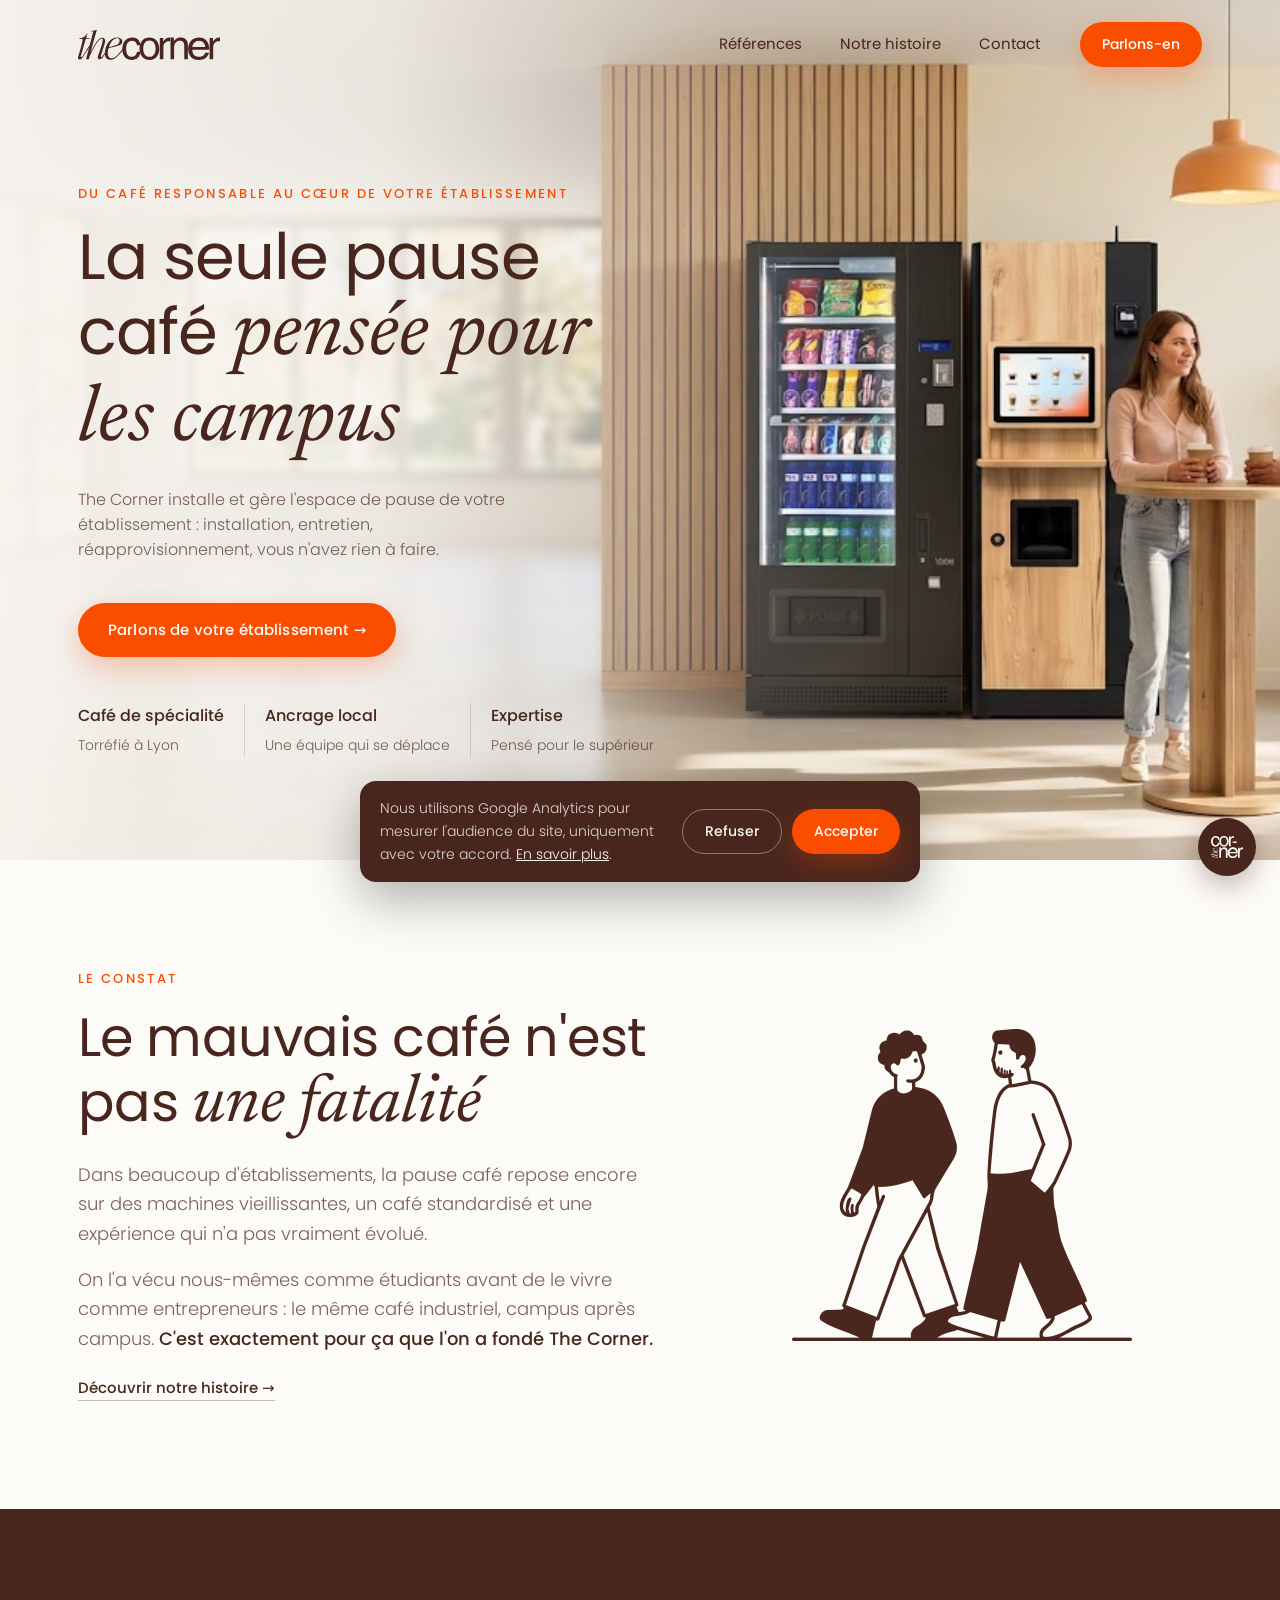
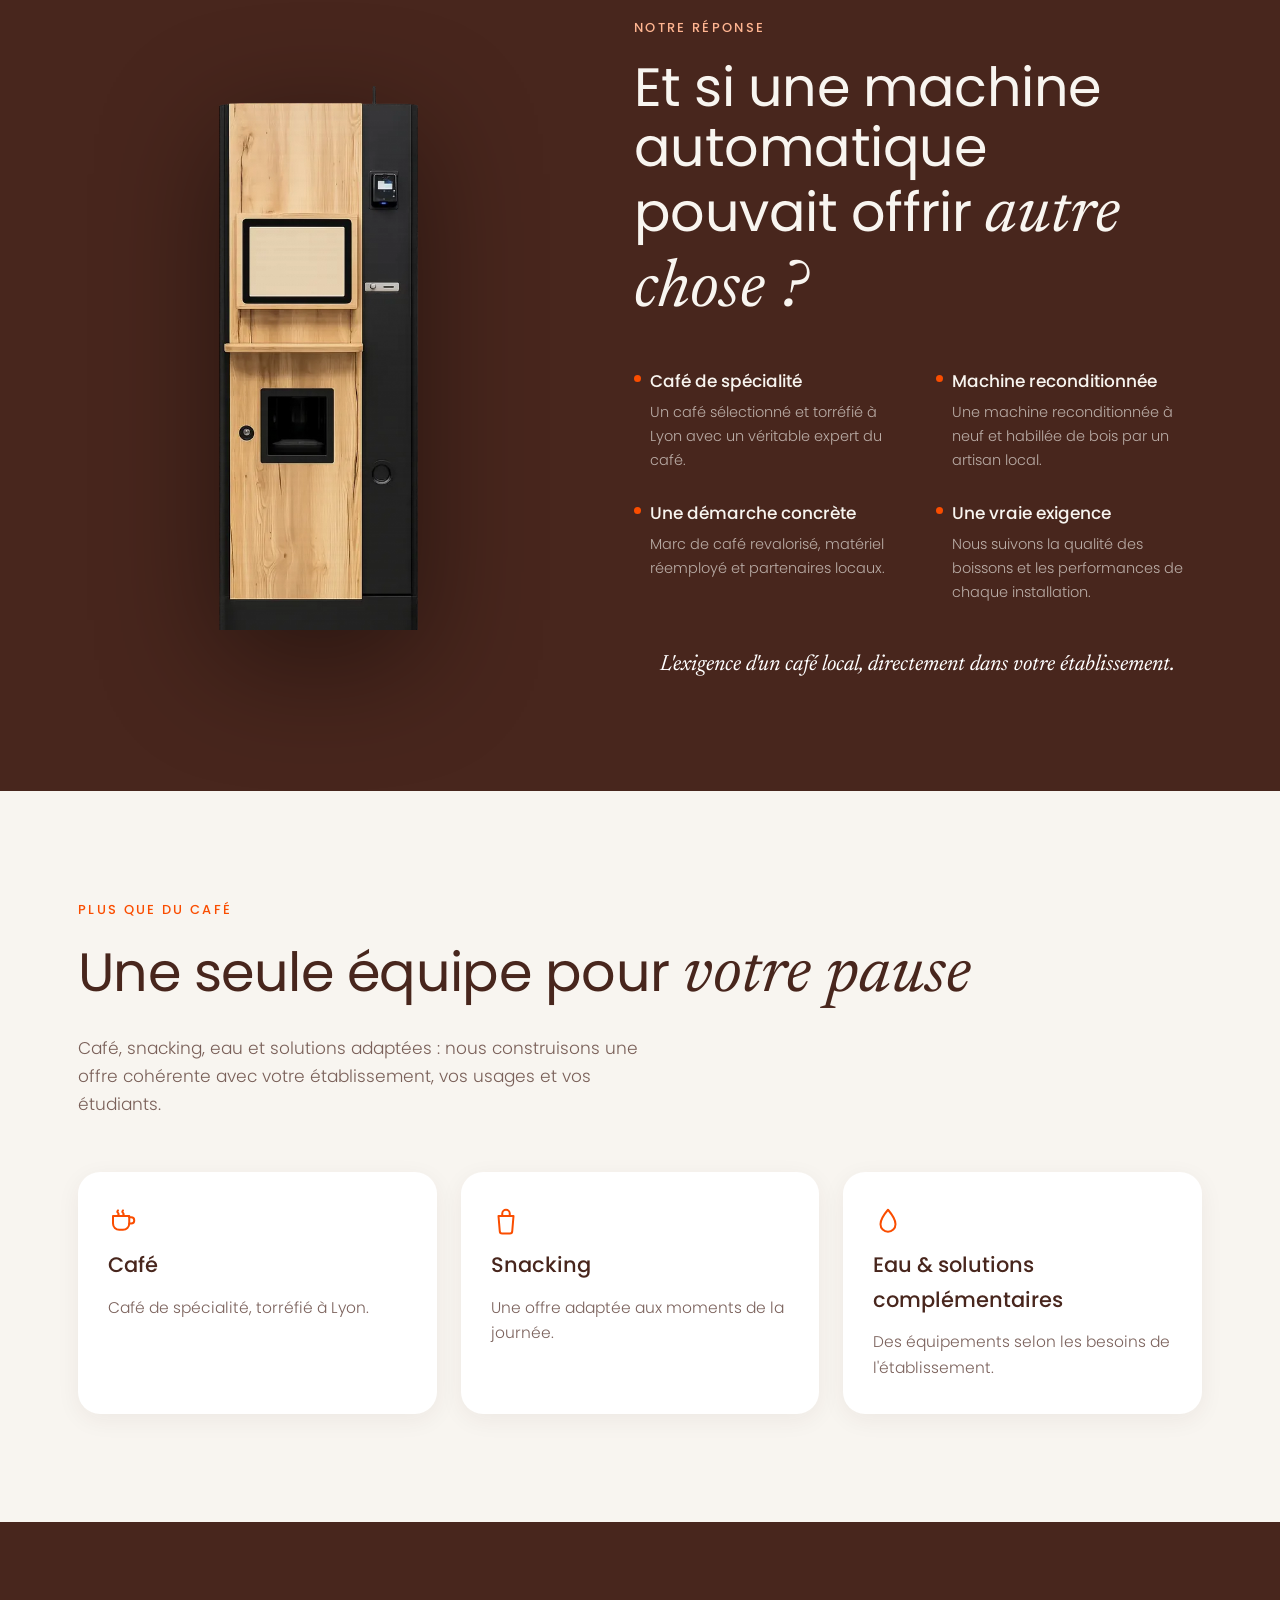
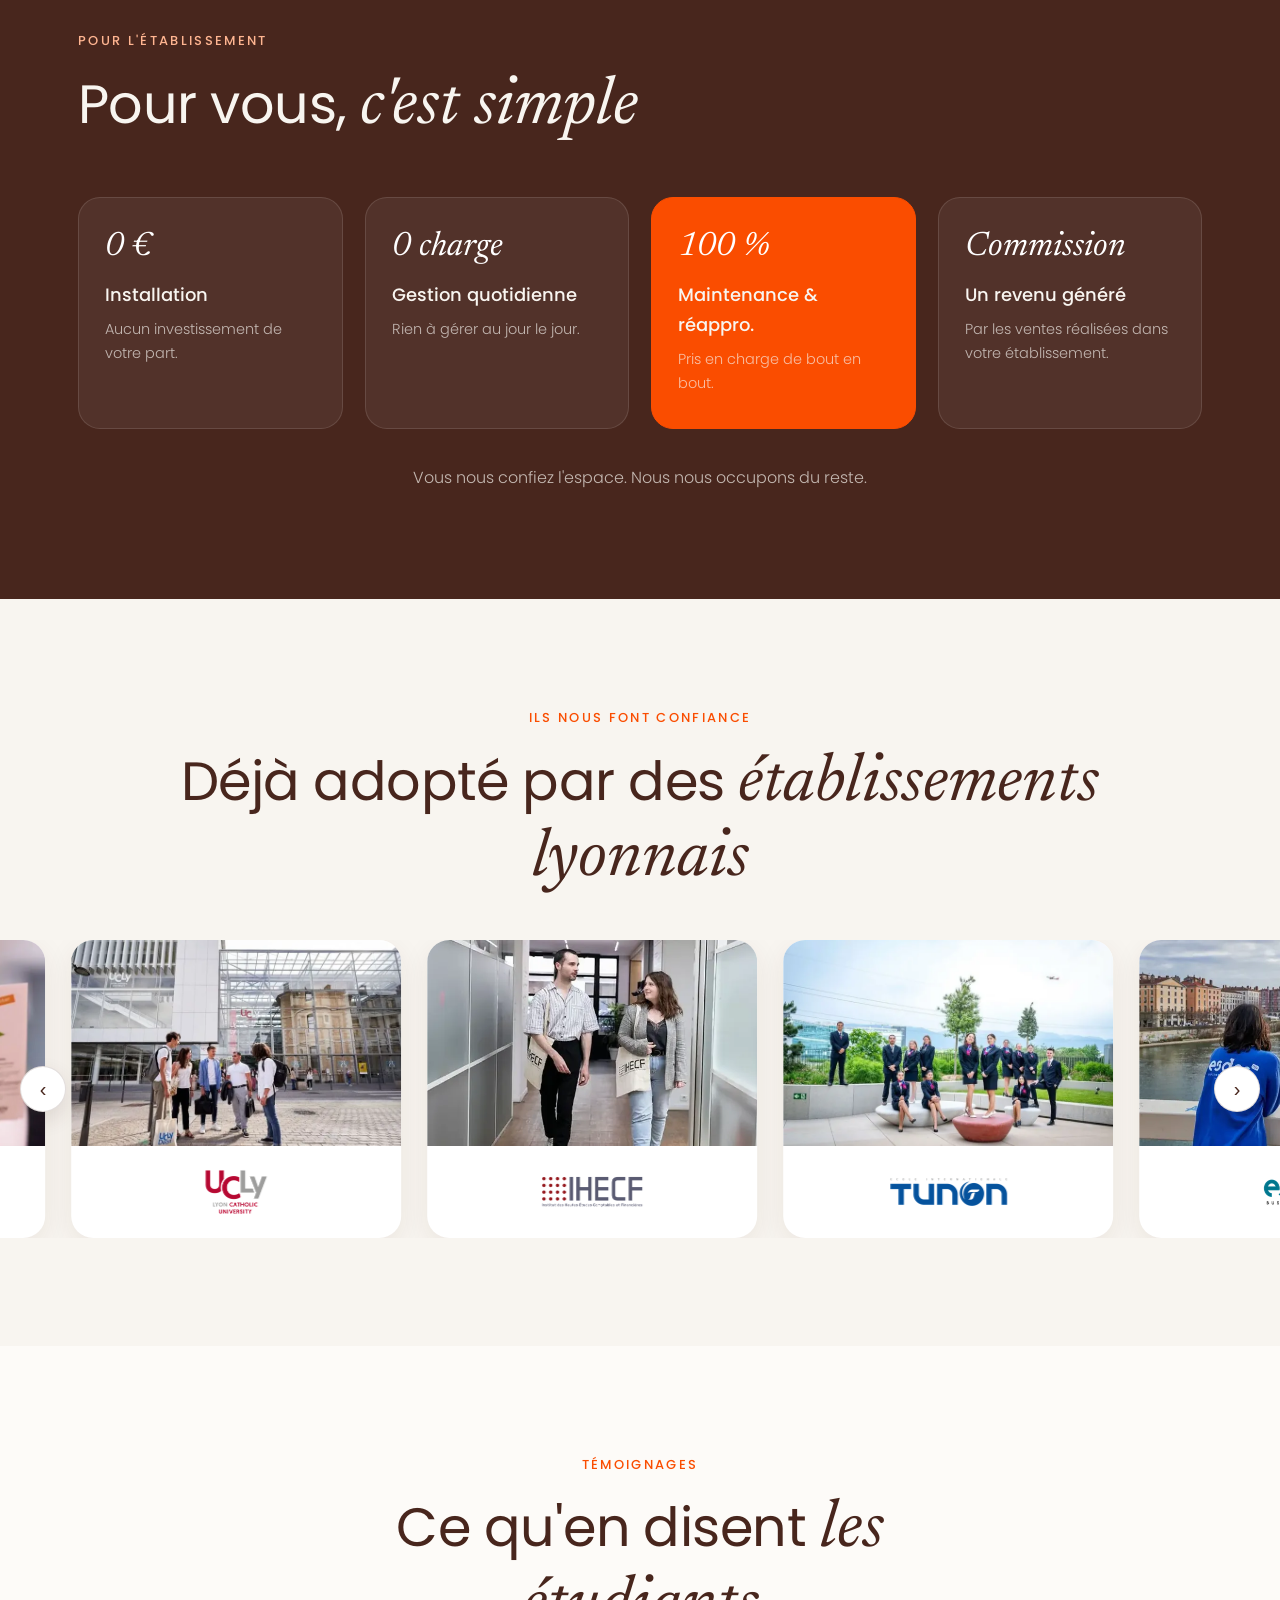
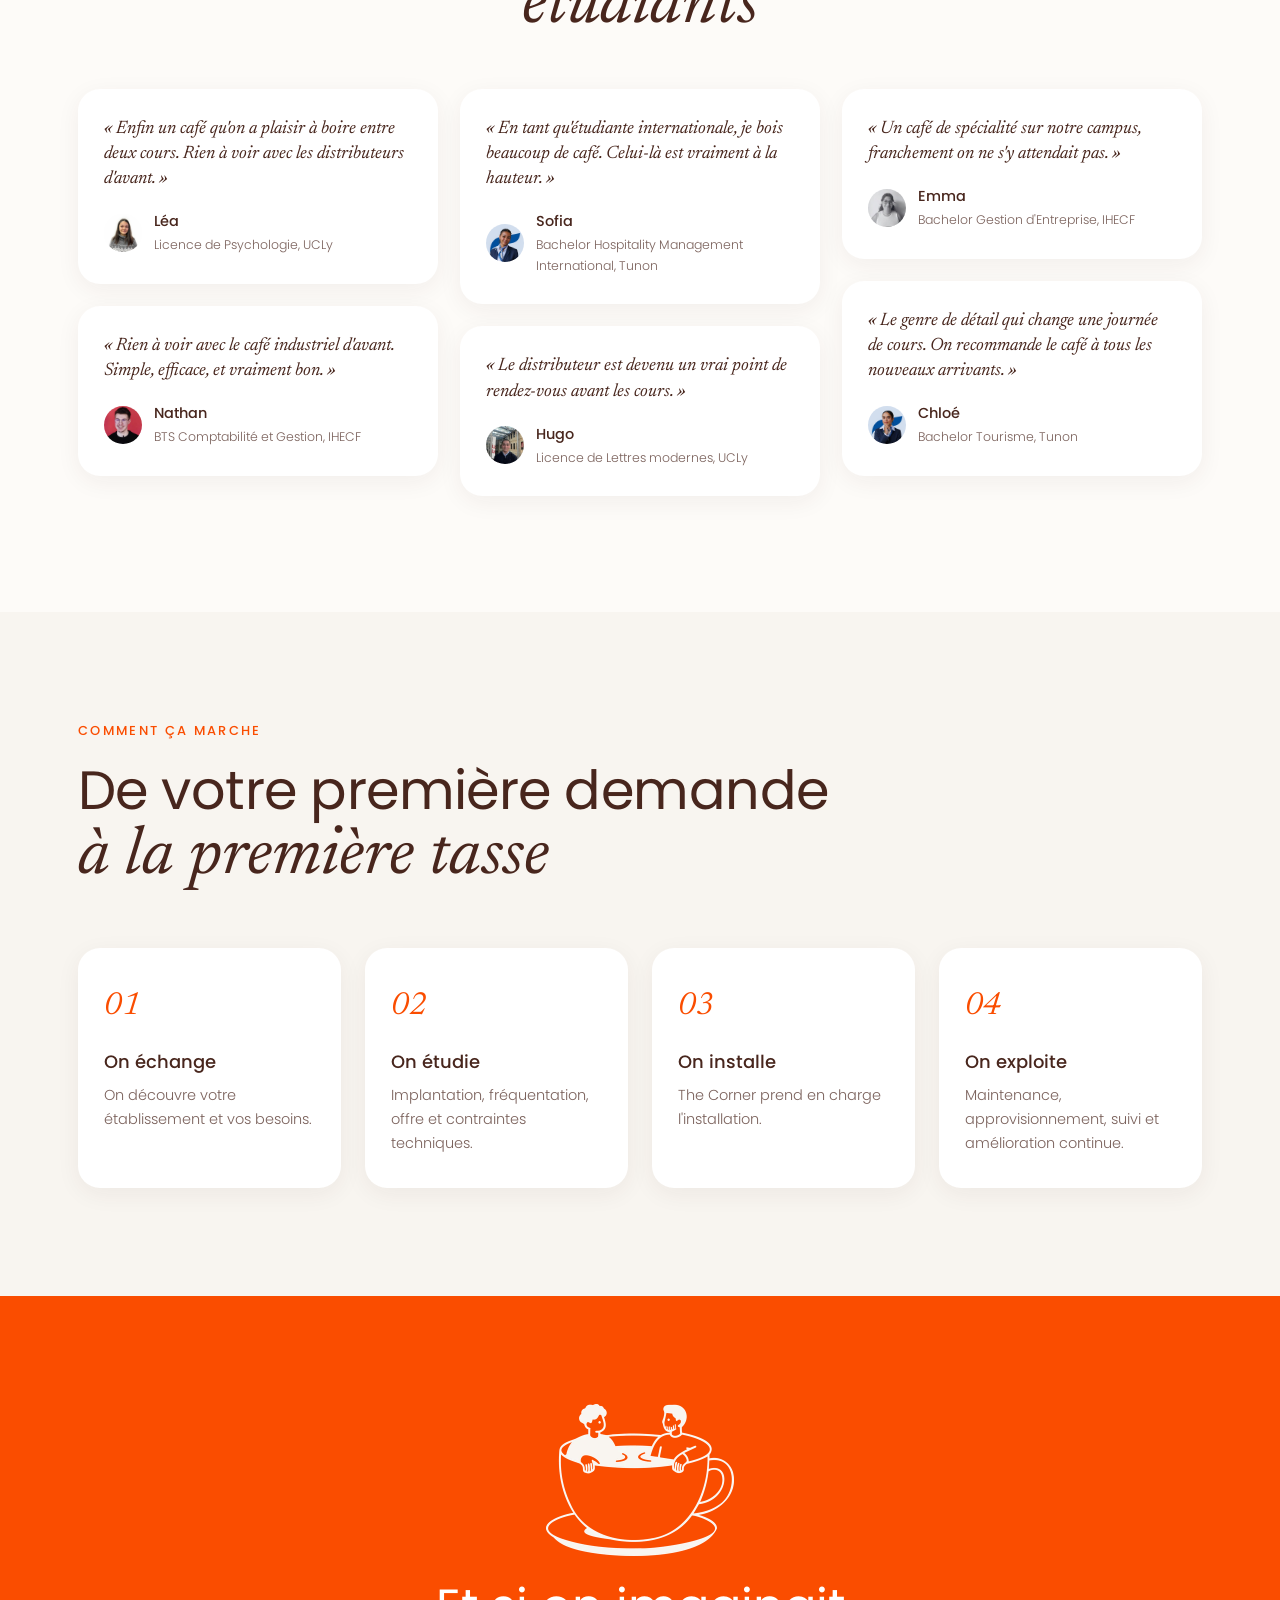
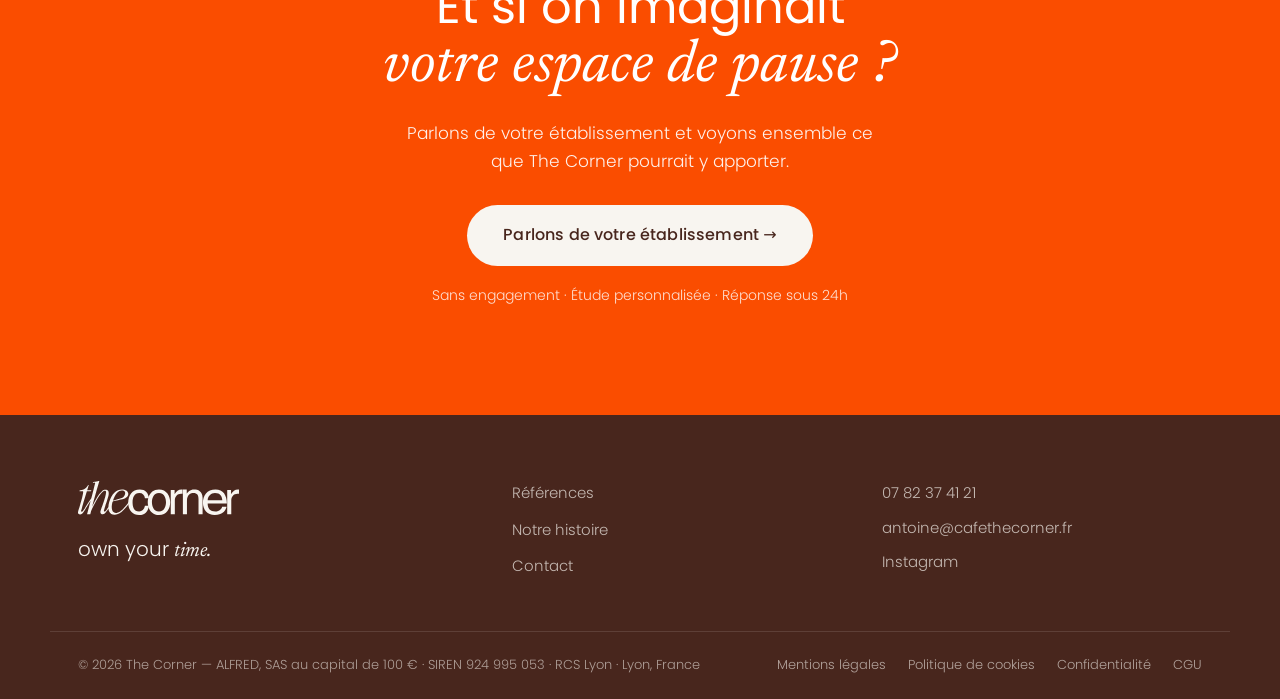
<file: index.html>
<!DOCTYPE html>
<html lang="fr">
<head>
  <meta charset="UTF-8">
  <meta name="viewport" content="width=device-width, initial-scale=1.0">
  <title>Distributeur de café pour campus & écoles | The Corner</title>
  <meta name="description" content="The Corner équipe les campus en café, snacking et fontaines à eau. Installation gratuite, zéro gestion, expérience étudiante assurée. Rencontrons-nous.">
  <meta property="og:title" content="The Corner — Distributeur de café pour campus & écoles">
  <meta property="og:description" content="The Corner équipe les campus en café, snacking et fontaines à eau. Installation gratuite, zéro gestion, expérience étudiante assurée. Rencontrons-nous.">
  <meta property="og:type" content="website">
  <meta property="og:url" content="https://cafethecorner.fr/">
  <meta property="og:locale" content="fr_FR">
  <link rel="canonical" href="https://cafethecorner.fr/">
  <meta property="og:image" content="https://cafethecorner.fr/assets/img/photos/og-image.jpg">
  <meta name="twitter:card" content="summary_large_image">
  <meta name="twitter:title" content="The Corner — Distributeur de café pour campus & écoles">
  <meta name="twitter:description" content="The Corner équipe les campus en café, snacking et fontaines à eau. Installation gratuite, zéro gestion, expérience étudiante assurée. Rencontrons-nous.">
  <meta name="twitter:image" content="https://cafethecorner.fr/assets/img/photos/og-image.jpg">
  <link rel="icon" type="image/png" href="assets/img/logos/favicon-v2.png">
  <link rel="apple-touch-icon" href="assets/img/logos/apple-touch-icon.png">
  <link rel="preload" href="assets/fonts/Poppins-Regular.woff2" as="font" type="font/woff2" crossorigin>
  <link rel="preload" href="assets/fonts/Newsreader-Italic.woff2" as="font" type="font/woff2" crossorigin>
  <link rel="stylesheet" href="assets/css/style.css">
  <link rel="preload" as="style" href="https://assets.calendly.com/assets/external/widget.css" onload="this.onload=null;this.rel='stylesheet'">
  <noscript><link rel="stylesheet" href="https://assets.calendly.com/assets/external/widget.css"></noscript>
  <script type="application/ld+json">
  {
    "@context": "https://schema.org",
    "@type": "Organization",
    "name": "The Corner",
    "alternateName": "ALFRED",
    "url": "https://cafethecorner.fr/",
    "logo": "https://cafethecorner.fr/assets/img/logos/apple-touch-icon.png",
    "image": "https://cafethecorner.fr/assets/img/photos/og-image.jpg",
    "description": "The Corner installe des distributeurs automatiques de café de spécialité sur les campus étudiants à Lyon : installation gratuite, maintenance incluse, commission reversée à l'établissement.",
    "address": {
      "@type": "PostalAddress",
      "streetAddress": "5 rue Gabillot",
      "addressLocality": "Lyon",
      "postalCode": "69003",
      "addressCountry": "FR"
    },
    "contactPoint": {
      "@type": "ContactPoint",
      "telephone": "+33782374121",
      "email": "antoine@cafethecorner.fr",
      "contactType": "customer service",
      "areaServed": "FR",
      "availableLanguage": "French"
    },
    "sameAs": [
      "https://instagram.com/thecorner.coffee"
    ]
  }
  </script>
</head>
<body>

  <header class="header" id="header">
    <div class="container header__inner">
      <a href="index.html" class="header__logo" aria-label="The Corner — accueil">
        <img class="header__logo-img header__logo-img--dark" src="assets/img/logos/logo_principal_marron.svg" alt="The Corner" width="160" height="32">
        <img class="header__logo-img header__logo-img--light" src="assets/img/logos/logo_principal_blanc.svg" alt="The Corner" width="160" height="32">
      </a>
      <div class="header__right">
        <nav class="nav" id="nav" aria-label="Navigation principale">
          <div class="nav__top">
            <a href="index.html" aria-label="The Corner — accueil"><img src="assets/img/logos/logo_principal_marron.svg" alt="The Corner" width="140" height="28"></a>
            <button class="nav__close" id="navClose" aria-label="Fermer le menu">✕</button>
          </div>
          <p class="nav__kicker">Menu /</p>
          <div class="nav__links">
            <a href="references.html" class="nav__link">Références</a>
            <a href="histoire.html" class="nav__link">Notre histoire</a>
            <a href="contact.html" class="nav__link">Contact</a>
          </div>
          <div class="nav__divider"></div>
          <div class="nav__contact">
            <p class="nav__kicker">The Corner /</p>
            <a href="mailto:antoine@cafethecorner.fr">antoine@cafethecorner.fr</a>
          </div>
          <div class="nav__cols">
            <div>
              <p class="nav__kicker">Légal /</p>
              <a href="mentions-legales.html">Mentions légales</a>
              <a href="politique-cookies.html">Politique de cookies</a>
              <a href="politique-confidentialite.html">Confidentialité</a>
              <a href="cgu.html">CGU</a>
            </div>
            <div>
              <p class="nav__kicker">Suivre /</p>
              <a href="https://instagram.com/thecorner.coffee" target="_blank" rel="noopener">Instagram ↗</a>
            </div>
          </div>
          <span class="nav__handle" aria-hidden="true"></span>
        </nav>
        <div class="header__actions">
          <a href="contact.html" class="btn btn--primary btn--small" data-book-call>Parlons-en</a>
          <button class="burger" id="burger" aria-label="Ouvrir le menu" aria-expanded="false"><span></span><span></span></button>
        </div>
      </div>
    </div>
  </header>

  <main>

    <!-- 01 · HERO — se projeter -->
    <section class="hero">
      <div class="hero__bg" aria-hidden="true"></div>
      <div class="container hero__inner">
        <div class="hero__content">
          <p class="eyebrow">Du café responsable au cœur de votre établissement</p>
          <h1 class="hero__title">La seule pause café <em>pensée <br class="hero__tabletbreak">pour les campus</em></h1>
          <p class="hero__text">The Corner installe et gère l'espace de pause de votre établissement&nbsp;: installation, entretien, réapprovisionnement, vous n'avez rien à faire.</p>
          <div class="hero__actions">
            <a href="contact.html" class="btn btn--primary">Parlons de votre établissement →</a>
          </div>
          <div class="hero__trust">
            <div class="hero__trust-item">
              <p class="hero__trust-title">Café de spécialité</p>
              <p class="hero__trust-sub">Torréfié à Lyon</p>
            </div>
            <span class="hero__trust-divider" aria-hidden="true"></span>
            <div class="hero__trust-item">
              <p class="hero__trust-title">Ancrage local</p>
              <p class="hero__trust-sub">Une équipe qui se déplace</p>
            </div>
            <span class="hero__trust-divider" aria-hidden="true"></span>
            <div class="hero__trust-item">
              <p class="hero__trust-title">Expertise</p>
              <p class="hero__trust-sub">Pensé pour le supérieur</p>
            </div>
          </div>
        </div>
      </div>
    </section>

    <!-- 02 · LE CONSTAT — créer le besoin -->
    <section class="constat section section--alt">
      <div class="container constat__inner">
        <div class="constat__body reveal">
          <p class="eyebrow">Le constat</p>
          <h2 class="section__title">Le mauvais café n'est pas <em>une fatalité</em></h2>
          <p class="constat__text">Dans beaucoup d'établissements, la pause café repose encore sur des machines vieillissantes, un café standardisé et une expérience qui n'a pas vraiment évolué.</p>
          <p class="constat__text">On l'a vécu nous-mêmes comme étudiants avant de le vivre comme entrepreneurs&nbsp;: le même café industriel, campus après campus. <strong>C'est exactement pour ça que l'on a fondé The Corner.</strong></p>
          <a href="histoire.html" class="constat__link">Découvrir notre histoire →</a>
        </div>
        <figure class="constat__visual reveal reveal--delay">
          <img src="assets/img/illustrations/duo-marche.webp" width="680" height="624" alt="Deux étudiants qui discutent en marchant sur le campus">
        </figure>
      </div>
    </section>

    <!-- 03 · THE CORNER — notre réponse -->
    <section class="machine section" id="reponse">
      <div class="container machine__inner">
        <figure class="machine__visual reveal">
          <img src="assets/img/photos/machine-detouree.webp" srcset="assets/img/photos/machine-detouree-mobile.webp 586w, assets/img/photos/machine-detouree.webp 747w" sizes="(max-width: 1020px) 293px, 373px" width="747" height="1120" onerror="this.onerror=null;this.src='assets/img/photos/machine-fallback.jpg'" alt="Distributeur de café signature The Corner, habillage bois et façade noir mat">
        </figure>
        <div class="machine__content reveal reveal--delay">
          <p class="eyebrow eyebrow--light">Notre réponse</p>
          <h2 class="section__title">Et si une machine automatique<br>pouvait offrir <em>autre chose&nbsp;?</em></h2>
          <ul class="machine__features">
            <li><h3>Café de spécialité</h3><p>Un café sélectionné et torréfié à Lyon avec un véritable expert du café.</p></li>
            <li><h3>Machine reconditionnée</h3><p>Une machine reconditionnée à neuf et habillée de bois par un artisan local.</p></li>
            <li><h3>Une démarche concrète</h3><p>Marc de café revalorisé, matériel réemployé et partenaires locaux.</p></li>
            <li><h3>Une vraie exigence</h3><p>Nous suivons la qualité des boissons et les performances de chaque installation.</p></li>
          </ul>
          <p class="machine__statement">L'exigence d'un café local, directement dans votre établissement.</p>
        </div>
      </div>
    </section>

    <!-- 04 · UNE OFFRE DE PAUSE -->
    <section class="offre section" id="offre">
      <div class="container">
        <div class="offre__head reveal">
          <p class="eyebrow">Plus que du café</p>
          <h2 class="section__title">Une seule équipe pour <em>votre pause</em></h2>
          <p class="section__intro">Café, snacking, eau et solutions adaptées&nbsp;: nous construisons une offre cohérente avec votre établissement, vos usages et vos étudiants.</p>
        </div>
        <div class="offre__grid">
          <article class="card reveal">
            <span class="card__icon" aria-hidden="true">
              <svg viewBox="0 0 24 24" fill="none" stroke="currentColor" stroke-width="1.6" stroke-linecap="round" stroke-linejoin="round">
                <path d="M4 8h13v6a5 5 0 0 1-5 5H9a5 5 0 0 1-5-5V8Z"/>
                <path d="M17 9h1.5a2.5 2.5 0 0 1 0 5H17"/>
                <path d="M8 3.5c-.7.7-.7 1.3 0 2s.7 1.3 0 2"/>
                <path d="M12 3.5c-.7.7-.7 1.3 0 2s.7 1.3 0 2"/>
              </svg>
            </span>
            <h3>Café</h3>
            <p>Café de spécialité, torréfié à Lyon.</p>
          </article>
          <article class="card reveal">
            <span class="card__icon" aria-hidden="true">
              <svg viewBox="0 0 24 24" fill="none" stroke="currentColor" stroke-width="1.6" stroke-linecap="round" stroke-linejoin="round">
                <path d="M6 8h12l-1 12a2 2 0 0 1-2 2H9a2 2 0 0 1-2-2L6 8Z"/>
                <path d="M9 8V6a3 3 0 0 1 6 0v2"/>
              </svg>
            </span>
            <h3>Snacking</h3>
            <p>Une offre adaptée aux moments de la journée.</p>
          </article>
          <article class="card reveal">
            <span class="card__icon" aria-hidden="true">
              <svg viewBox="0 0 24 24" fill="none" stroke="currentColor" stroke-width="1.6" stroke-linecap="round" stroke-linejoin="round">
                <path d="M12 3s6 7 6 11.5A6 6 0 0 1 6 14.5C6 10 12 3 12 3Z"/>
              </svg>
            </span>
            <h3>Eau &amp; solutions complémentaires</h3>
            <p>Des équipements selon les besoins de l'établissement.</p>
          </article>
        </div>
      </div>
    </section>

    <!-- 05 · POUR L'ÉTABLISSEMENT — la simplicité -->
    <section class="modele section" id="modele">
      <div class="container">
        <div class="modele__head reveal">
          <p class="eyebrow eyebrow--light">Pour l'établissement</p>
          <h2 class="section__title">Pour vous, <em>c'est simple</em></h2>
        </div>
        <div class="modele__grid reveal">
          <div class="modele__card"><span class="modele__big">0&nbsp;€</span><h3>Installation</h3><p>Aucun investissement de votre part.</p></div>
          <div class="modele__card"><span class="modele__big">0 charge</span><h3>Gestion quotidienne</h3><p>Rien à gérer au jour le jour.</p></div>
          <div class="modele__card modele__card--accent"><span class="modele__big">100&nbsp;%</span><h3>Maintenance &amp; réappro.</h3><p>Pris en charge de bout en bout.</p></div>
          <div class="modele__card"><span class="modele__big">Commission</span><h3>Un revenu généré</h3><p>Par les ventes réalisées dans votre établissement.</p></div>
        </div>
        <p class="modele__note reveal">Vous nous confiez l'espace. Nous nous occupons du reste.</p>
      </div>
    </section>

    <!-- 06 · LA PREUVE — ils nous font confiance -->
    <section class="section logos">
      <div class="container">
        <div class="logos__head reveal">
          <p class="eyebrow">Ils nous font confiance</p>
          <h2 class="section__title">Déjà adopté par des <em>établissements lyonnais</em></h2>
        </div>
      </div>
      <div class="logos__carousel reveal">
          <button type="button" class="logos__nav logos__nav--prev" id="logosPrev" aria-label="Écoles précédentes">‹</button>
          <div class="logos__viewport">
            <div class="logos__track" id="logosTrack">
              <a class="logos__card" href="references.html" aria-label="UCLy — voir nos références">
                <span class="logos__photo" data-name="UCLy"><img src="assets/img/photos/ref-ucly.webp" srcset="assets/img/photos/ref-ucly-mobile.webp 700w, assets/img/photos/ref-ucly.webp 850w" sizes="330px" alt="Campus de l'UCLy" onerror="this.style.display='none';this.parentNode.classList.add('logos__photo--ph')"></span>
                <span class="logos__logo"><img src="assets/img/logos/ecoles/ucly.png" width="139" height="104" alt="UCLy — Université Catholique de Lyon"></span>
              </a>
              <a class="logos__card" href="references.html" aria-label="IHECF — voir nos références">
                <span class="logos__photo" data-name="IHECF"><img src="assets/img/photos/ref-ihecf.webp" srcset="assets/img/photos/ref-ihecf-mobile.webp 700w, assets/img/photos/ref-ihecf.webp 850w" sizes="330px" alt="IHECF" onerror="this.style.display='none';this.parentNode.classList.add('logos__photo--ph')"></span>
                <span class="logos__logo"><img src="assets/img/logos/ecoles/ihecf.png" width="227" height="88" alt="IHECF"></span>
              </a>
              <a class="logos__card" href="references.html" aria-label="Tunon — voir nos références">
                <span class="logos__photo" data-name="Tunon"><img src="assets/img/photos/ref-tunon.webp" srcset="assets/img/photos/ref-tunon-mobile.webp 700w, assets/img/photos/ref-tunon.webp 850w" sizes="330px" alt="École Internationale Tunon" onerror="this.style.display='none';this.parentNode.classList.add('logos__photo--ph')"></span>
                <span class="logos__logo"><img src="assets/img/logos/ecoles/tunon.png" width="266" height="88" alt="École Internationale Tunon"></span>
              </a>
              <a class="logos__card" href="references.html" aria-label="ESDES — école de l'UCLy">
                <span class="logos__photo" data-name="ESDES"><img src="assets/img/photos/ref-esdes.webp" srcset="assets/img/photos/ref-esdes-mobile.webp 700w, assets/img/photos/ref-esdes.webp 850w" sizes="330px" alt="Étudiantes de l'ESDES, école de l'UCLy" onerror="this.style.display='none';this.parentNode.classList.add('logos__photo--ph')"></span>
                <span class="logos__logo"><img src="assets/img/logos/ecoles/esdes.png" width="229" height="76" alt="ESDES Business School — UCLy"></span>
              </a>
              <a class="logos__card" href="references.html" aria-label="ESTBB — école de l'UCLy">
                <span class="logos__photo" data-name="ESTBB"><img src="assets/img/photos/ref-estbb.webp" srcset="assets/img/photos/ref-estbb-mobile.webp 700w, assets/img/photos/ref-estbb.webp 850w" sizes="330px" alt="Laboratoire de l'ESTBB, école de l'UCLy" onerror="this.style.display='none';this.parentNode.classList.add('logos__photo--ph')"></span>
                <span class="logos__logo"><img src="assets/img/logos/ecoles/estbb.webp" width="182" height="76" alt="ESTBB — École d'ingénieurs en biotechnologies — UCLy"></span>
              </a>
              <a class="logos__card" href="references.html" aria-label="ESTRI — école de l'UCLy">
                <span class="logos__photo" data-name="ESTRI"><img src="assets/img/photos/ref-estri.webp" srcset="assets/img/photos/ref-estri-mobile.webp 700w, assets/img/photos/ref-estri.webp 850w" sizes="330px" alt="Étudiante de l'ESTRI, école de l'UCLy" onerror="this.style.display='none';this.parentNode.classList.add('logos__photo--ph')"></span>
                <span class="logos__logo"><img src="assets/img/logos/ecoles/estri.webp" width="134" height="64" alt="ESTRI — UCLy"></span>
              </a>
            </div>
          </div>
          <button type="button" class="logos__nav logos__nav--next" id="logosNext" aria-label="Écoles suivantes">›</button>
      </div>
    </section>

    <section class="section section--alt">
      <div class="container">
        <div class="testi__head reveal">
          <p class="eyebrow">Témoignages</p>
          <h2 class="section__title">Ce qu'en disent <em>les étudiants</em></h2>
        </div>
        <div class="testi__grid reveal">
          <blockquote class="testi__card">
            <p class="testi__quote">«&nbsp;Enfin un café qu'on a plaisir à boire entre deux cours. Rien à voir avec les distributeurs d'avant.&nbsp;»</p>
            <footer class="testi__meta">
              <span class="testi__avatar"><img src="assets/img/photos/testi-lea.jpg" alt="" loading="lazy"></span>
              <span><cite>Léa</cite><span class="testi__role">Licence de Psychologie, UCLy</span></span>
            </footer>
          </blockquote>
          <blockquote class="testi__card">
            <p class="testi__quote">«&nbsp;Rien à voir avec le café industriel d'avant. Simple, efficace, et vraiment bon.&nbsp;»</p>
            <footer class="testi__meta">
              <span class="testi__avatar"><img src="assets/img/photos/testi-nathan.jpg" alt="" loading="lazy"></span>
              <span><cite>Nathan</cite><span class="testi__role">BTS Comptabilité et Gestion, IHECF</span></span>
            </footer>
          </blockquote>
          <blockquote class="testi__card">
            <p class="testi__quote">«&nbsp;En tant qu'étudiante internationale, je bois beaucoup de café. Celui-là est vraiment à la hauteur.&nbsp;»</p>
            <footer class="testi__meta">
              <span class="testi__avatar"><img src="assets/img/photos/testi-sofia.jpg" alt="" loading="lazy"></span>
              <span><cite>Sofia</cite><span class="testi__role">Bachelor Hospitality Management International, Tunon</span></span>
            </footer>
          </blockquote>
          <blockquote class="testi__card">
            <p class="testi__quote">«&nbsp;Le distributeur est devenu un vrai point de rendez-vous avant les cours.&nbsp;»</p>
            <footer class="testi__meta">
              <span class="testi__avatar"><img src="assets/img/photos/testi-hugo.jpg" alt="" loading="lazy"></span>
              <span><cite>Hugo</cite><span class="testi__role">Licence de Lettres modernes, UCLy</span></span>
            </footer>
          </blockquote>
          <blockquote class="testi__card">
            <p class="testi__quote">«&nbsp;Un café de spécialité sur notre campus, franchement on ne s'y attendait pas.&nbsp;»</p>
            <footer class="testi__meta">
              <span class="testi__avatar"><img src="assets/img/photos/testi-emma.jpg" alt="" loading="lazy"></span>
              <span><cite>Emma</cite><span class="testi__role">Bachelor Gestion d'Entreprise, IHECF</span></span>
            </footer>
          </blockquote>
          <blockquote class="testi__card">
            <p class="testi__quote">«&nbsp;Le genre de détail qui change une journée de cours. On recommande le café à tous les nouveaux arrivants.&nbsp;»</p>
            <footer class="testi__meta">
              <span class="testi__avatar"><img src="assets/img/photos/testi-chloe.jpg" alt="" loading="lazy"></span>
              <span><cite>Chloé</cite><span class="testi__role">Bachelor Tourisme, Tunon</span></span>
            </footer>
          </blockquote>
        </div>
      </div>
    </section>

    <!-- 07 · COMMENT ÇA MARCHE — enlever la friction -->
    <section class="process section" id="process">
      <div class="container">
        <div class="process__head reveal">
          <p class="eyebrow">Comment ça marche</p>
          <h2 class="section__title">De votre première demande<br><em>à la première tasse</em></h2>
        </div>
        <ol class="process__steps reveal">
          <li><span class="process__num">01</span><h3>On échange</h3><p>On découvre votre établissement et vos besoins.</p></li>
          <li><span class="process__num">02</span><h3>On étudie</h3><p>Implantation, fréquentation, offre et contraintes techniques.</p></li>
          <li><span class="process__num">03</span><h3>On installe</h3><p>The Corner prend en charge l'installation.</p></li>
          <li><span class="process__num">04</span><h3>On exploite</h3><p>Maintenance, approvisionnement, suivi et amélioration continue.</p></li>
        </ol>
      </div>
    </section>

    <!-- 08 · CTA FINAL — passer à l'action -->
    <section class="cta section section--orange">
      <div class="container reveal">
        <img class="cta__illu" src="assets/img/illustrations/blanc/scene-1.webp" width="376" height="304" alt="" aria-hidden="true">
        <h2 class="cta__title">Et si on imaginait<br><em>votre espace de pause&nbsp;?</em></h2>
        <p class="cta__text">Parlons de votre établissement et voyons ensemble ce que The Corner pourrait y apporter.</p>
        <a href="contact.html" class="btn btn--light btn--big">Parlons de votre établissement →</a>
        <p class="cta__note">Sans engagement · Étude personnalisée · Réponse sous 24h</p>
      </div>
    </section>

  </main>

  <!-- FOOTER -->
  <footer class="footer">
    <div class="container footer__inner">
      <div class="footer__brand">
        <img src="assets/img/logos/logo_principal_blanc.svg" alt="The Corner" width="180" height="36">
        <p class="footer__baseline">own your <em>time.</em></p>
      </div>
      <nav class="footer__nav" aria-label="Pied de page">
        <a href="references.html">Références</a>
        <a href="histoire.html">Notre histoire</a>
        <a href="contact.html">Contact</a>
      </nav>
      <div class="footer__meta">
        <p><a href="tel:+33782374121">07 82 37 41 21</a></p>
        <p><a href="mailto:antoine@cafethecorner.fr">antoine@cafethecorner.fr</a></p>
        <p><a href="https://instagram.com/thecorner.coffee" target="_blank" rel="noopener">Instagram</a></p>
      </div>
    </div>
    <div class="container footer__legal">
      <p>© 2026 The Corner — ALFRED, SAS au capital de 100 € · SIREN 924 995 053 · RCS Lyon · Lyon, France</p>
      <p class="footer__legal-links">
        <a href="mentions-legales.html">Mentions légales</a>
        <a href="politique-cookies.html">Politique de cookies</a><a href="politique-confidentialite.html">Confidentialité</a><a href="cgu.html">CGU</a>
      </p>
    </div>
  </footer>

  <div class="cookie" id="cookieBanner" hidden>
    <p>Nous utilisons Google Analytics pour mesurer l'audience du site, uniquement avec votre accord. <a href="politique-cookies.html">En savoir plus</a>.</p>
    <div class="cookie__actions">
      <button class="btn btn--small btn--ghost" id="cookieRefuse">Refuser</button>
      <button class="btn btn--small btn--primary" id="cookieAccept">Accepter</button>
    </div>
  </div>

    <script src="https://assets.calendly.com/assets/external/widget.js" async></script>
<script src="assets/js/main.js" defer></script>
<!-- Cloudflare Web Analytics (chargé après le load pour ne pas concurrencer le rendu initial) -->
<script>
function loadCfBeacon() {
  var s = document.createElement('script');
  s.type = 'module';
  s.src = 'https://static.cloudflareinsights.com/beacon.min.js';
  s.setAttribute('data-cf-beacon', '{"token": "94f4d6f1435a416b84dbb6d8daf969ca"}');
  document.body.appendChild(s);
}
window.addEventListener('load', function () {
  if ('requestIdleCallback' in window) {
    requestIdleCallback(loadCfBeacon, { timeout: 4000 });
  } else {
    setTimeout(loadCfBeacon, 2500);
  }
});
</script>
</body>
</html>
</file>
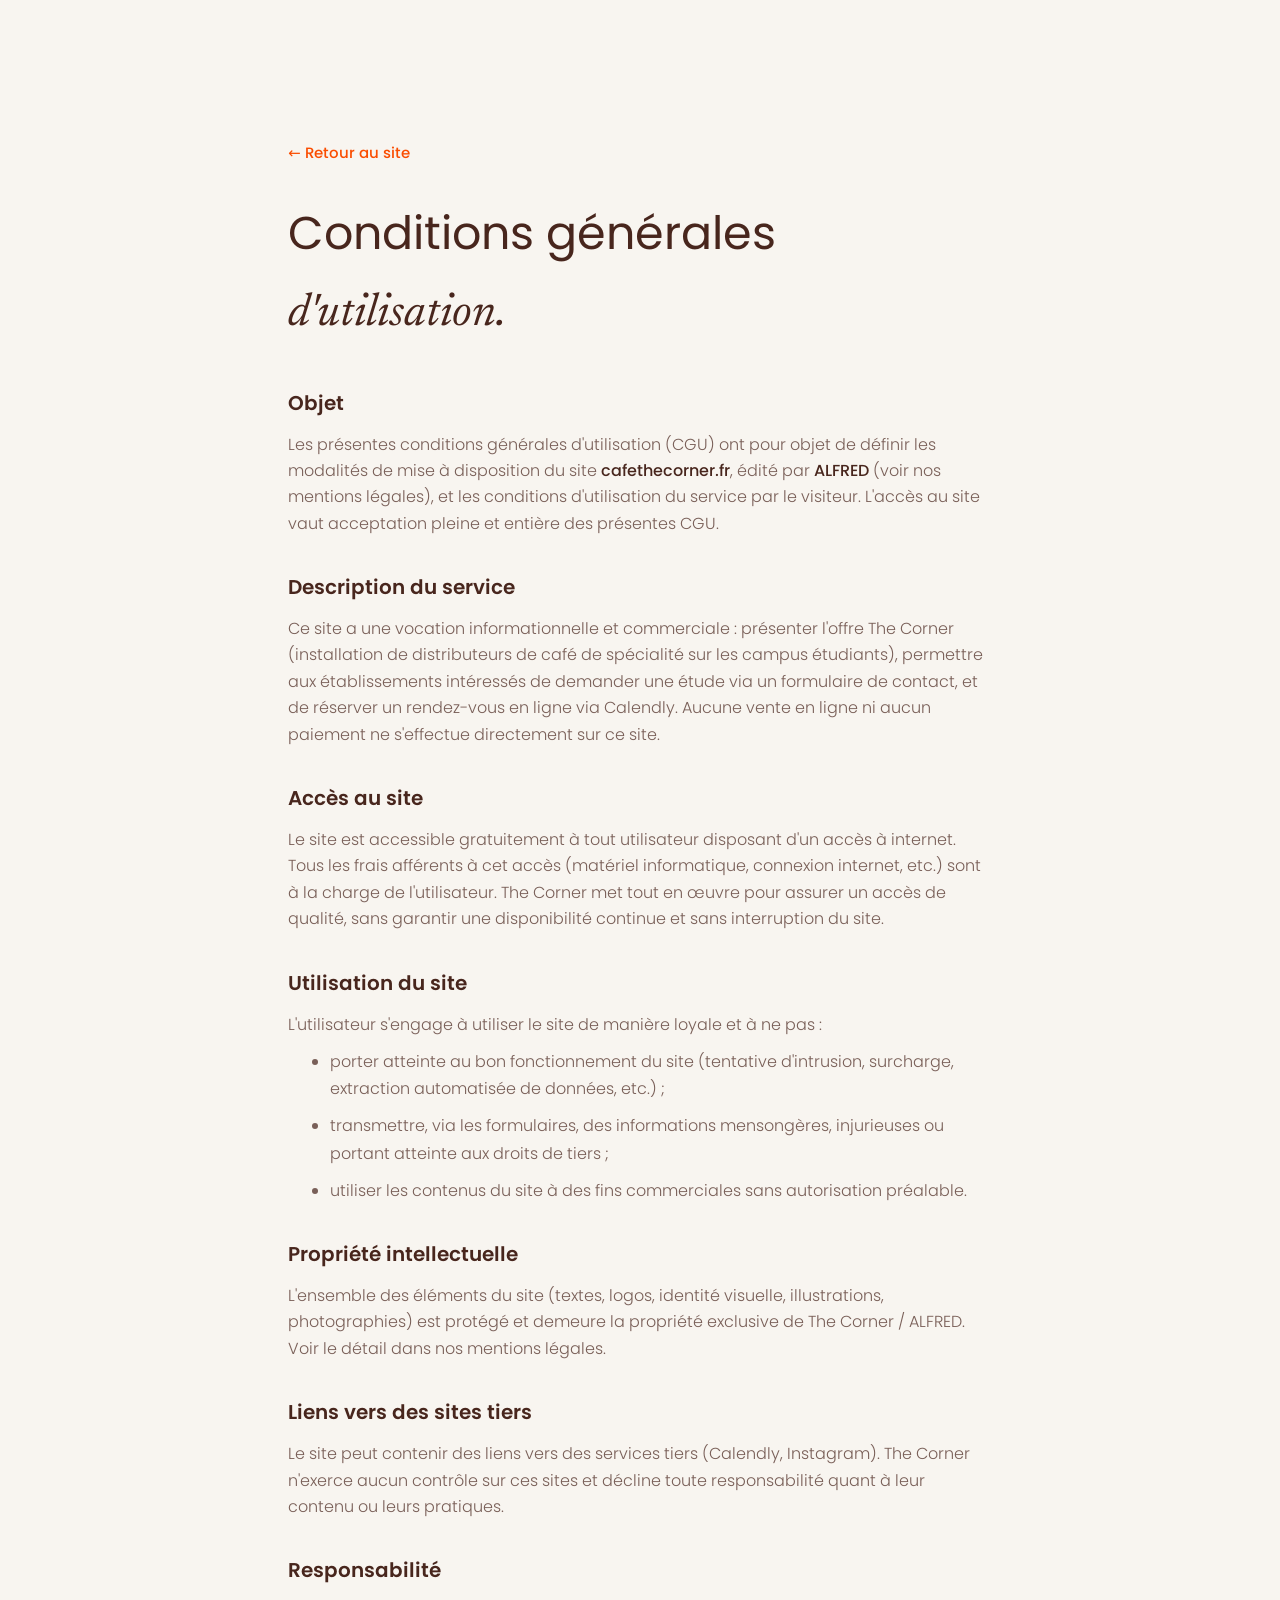
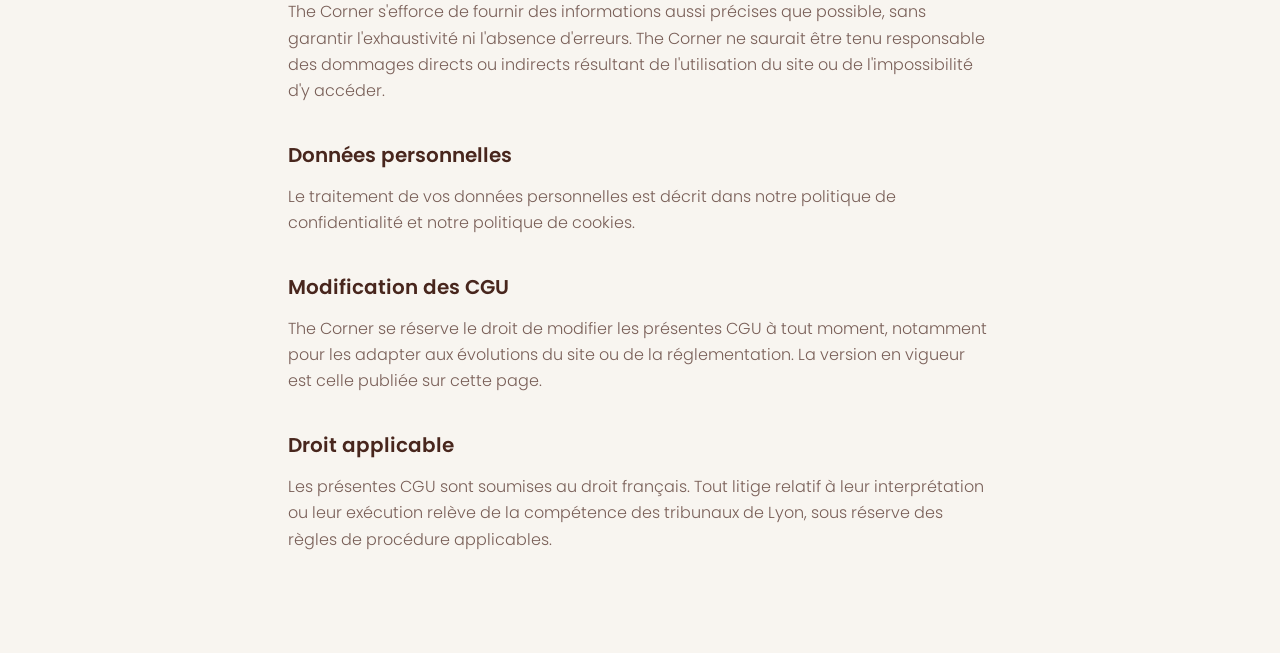
<file: cgu.html>
<!DOCTYPE html>
<html lang="fr">
<head>
  <meta charset="UTF-8">
  <meta name="viewport" content="width=device-width, initial-scale=1.0">
  <title>Conditions générales d'utilisation — The Corner</title>
  <meta name="robots" content="noindex">
  <link rel="icon" type="image/png" href="assets/img/logos/favicon-v2.png">
  <link rel="apple-touch-icon" href="assets/img/logos/apple-touch-icon.png">
  <link rel="preload" href="assets/fonts/Poppins-Regular.woff2" as="font" type="font/woff2" crossorigin>
  <link rel="preload" href="assets/fonts/Newsreader-Italic.woff2" as="font" type="font/woff2" crossorigin>
  <link rel="stylesheet" href="assets/css/style.css">
</head>
<body>
  <main class="legal">
    <a href="index.html" class="legal__back">← Retour au site</a>
    <h1>Conditions générales <em>d'utilisation.</em></h1>

    <h2>Objet</h2>
    <p>
      Les présentes conditions générales d'utilisation (CGU) ont pour objet de définir les modalités de mise
      à disposition du site <strong>cafethecorner.fr</strong>, édité par <strong>ALFRED</strong> (voir nos
      <a href="mentions-legales.html">mentions légales</a>), et les conditions d'utilisation du service par
      le visiteur. L'accès au site vaut acceptation pleine et entière des présentes CGU.
    </p>

    <h2>Description du service</h2>
    <p>
      Ce site a une vocation informationnelle et commerciale&nbsp;: présenter l'offre The Corner (installation
      de distributeurs de café de spécialité sur les campus étudiants), permettre aux établissements intéressés
      de demander une étude via un formulaire de contact, et de réserver un rendez-vous en ligne via Calendly.
      Aucune vente en ligne ni aucun paiement ne s'effectue directement sur ce site.
    </p>

    <h2>Accès au site</h2>
    <p>
      Le site est accessible gratuitement à tout utilisateur disposant d'un accès à internet. Tous les frais
      afférents à cet accès (matériel informatique, connexion internet, etc.) sont à la charge de l'utilisateur.
      The Corner met tout en œuvre pour assurer un accès de qualité, sans garantir une disponibilité continue
      et sans interruption du site.
    </p>

    <h2>Utilisation du site</h2>
    <p>L'utilisateur s'engage à utiliser le site de manière loyale et à ne pas&nbsp;:</p>
    <ul style="margin:0 0 20px 20px; color:var(--brun-soft); line-height:1.7;">
      <li>porter atteinte au bon fonctionnement du site (tentative d'intrusion, surcharge, extraction automatisée de données, etc.)&nbsp;;</li>
      <li>transmettre, via les formulaires, des informations mensongères, injurieuses ou portant atteinte aux droits de tiers&nbsp;;</li>
      <li>utiliser les contenus du site à des fins commerciales sans autorisation préalable.</li>
    </ul>

    <h2>Propriété intellectuelle</h2>
    <p>
      L'ensemble des éléments du site (textes, logos, identité visuelle, illustrations, photographies) est
      protégé et demeure la propriété exclusive de The Corner / ALFRED. Voir le détail dans nos
      <a href="mentions-legales.html">mentions légales</a>.
    </p>

    <h2>Liens vers des sites tiers</h2>
    <p>
      Le site peut contenir des liens vers des services tiers (Calendly, Instagram). The Corner n'exerce
      aucun contrôle sur ces sites et décline toute responsabilité quant à leur contenu ou leurs pratiques.
    </p>

    <h2>Responsabilité</h2>
    <p>
      The Corner s'efforce de fournir des informations aussi précises que possible, sans garantir
      l'exhaustivité ni l'absence d'erreurs. The Corner ne saurait être tenu responsable des dommages directs
      ou indirects résultant de l'utilisation du site ou de l'impossibilité d'y accéder.
    </p>

    <h2>Données personnelles</h2>
    <p>
      Le traitement de vos données personnelles est décrit dans notre
      <a href="politique-confidentialite.html">politique de confidentialité</a> et notre
      <a href="politique-cookies.html">politique de cookies</a>.
    </p>

    <h2>Modification des CGU</h2>
    <p>
      The Corner se réserve le droit de modifier les présentes CGU à tout moment, notamment pour les adapter
      aux évolutions du site ou de la réglementation. La version en vigueur est celle publiée sur cette page.
    </p>

    <h2>Droit applicable</h2>
    <p>
      Les présentes CGU sont soumises au droit français. Tout litige relatif à leur interprétation ou leur
      exécution relève de la compétence des tribunaux de Lyon, sous réserve des règles de procédure applicables.
    </p>
  </main>
<!-- Cloudflare Web Analytics (chargé après le load pour ne pas concurrencer le rendu initial) -->
<script>
function loadCfBeacon() {
  var s = document.createElement('script');
  s.type = 'module';
  s.src = 'https://static.cloudflareinsights.com/beacon.min.js';
  s.setAttribute('data-cf-beacon', '{"token": "94f4d6f1435a416b84dbb6d8daf969ca"}');
  document.body.appendChild(s);
}
window.addEventListener('load', function () {
  if ('requestIdleCallback' in window) {
    requestIdleCallback(loadCfBeacon, { timeout: 4000 });
  } else {
    setTimeout(loadCfBeacon, 2500);
  }
});
</script>
</body>
</html>
</file>
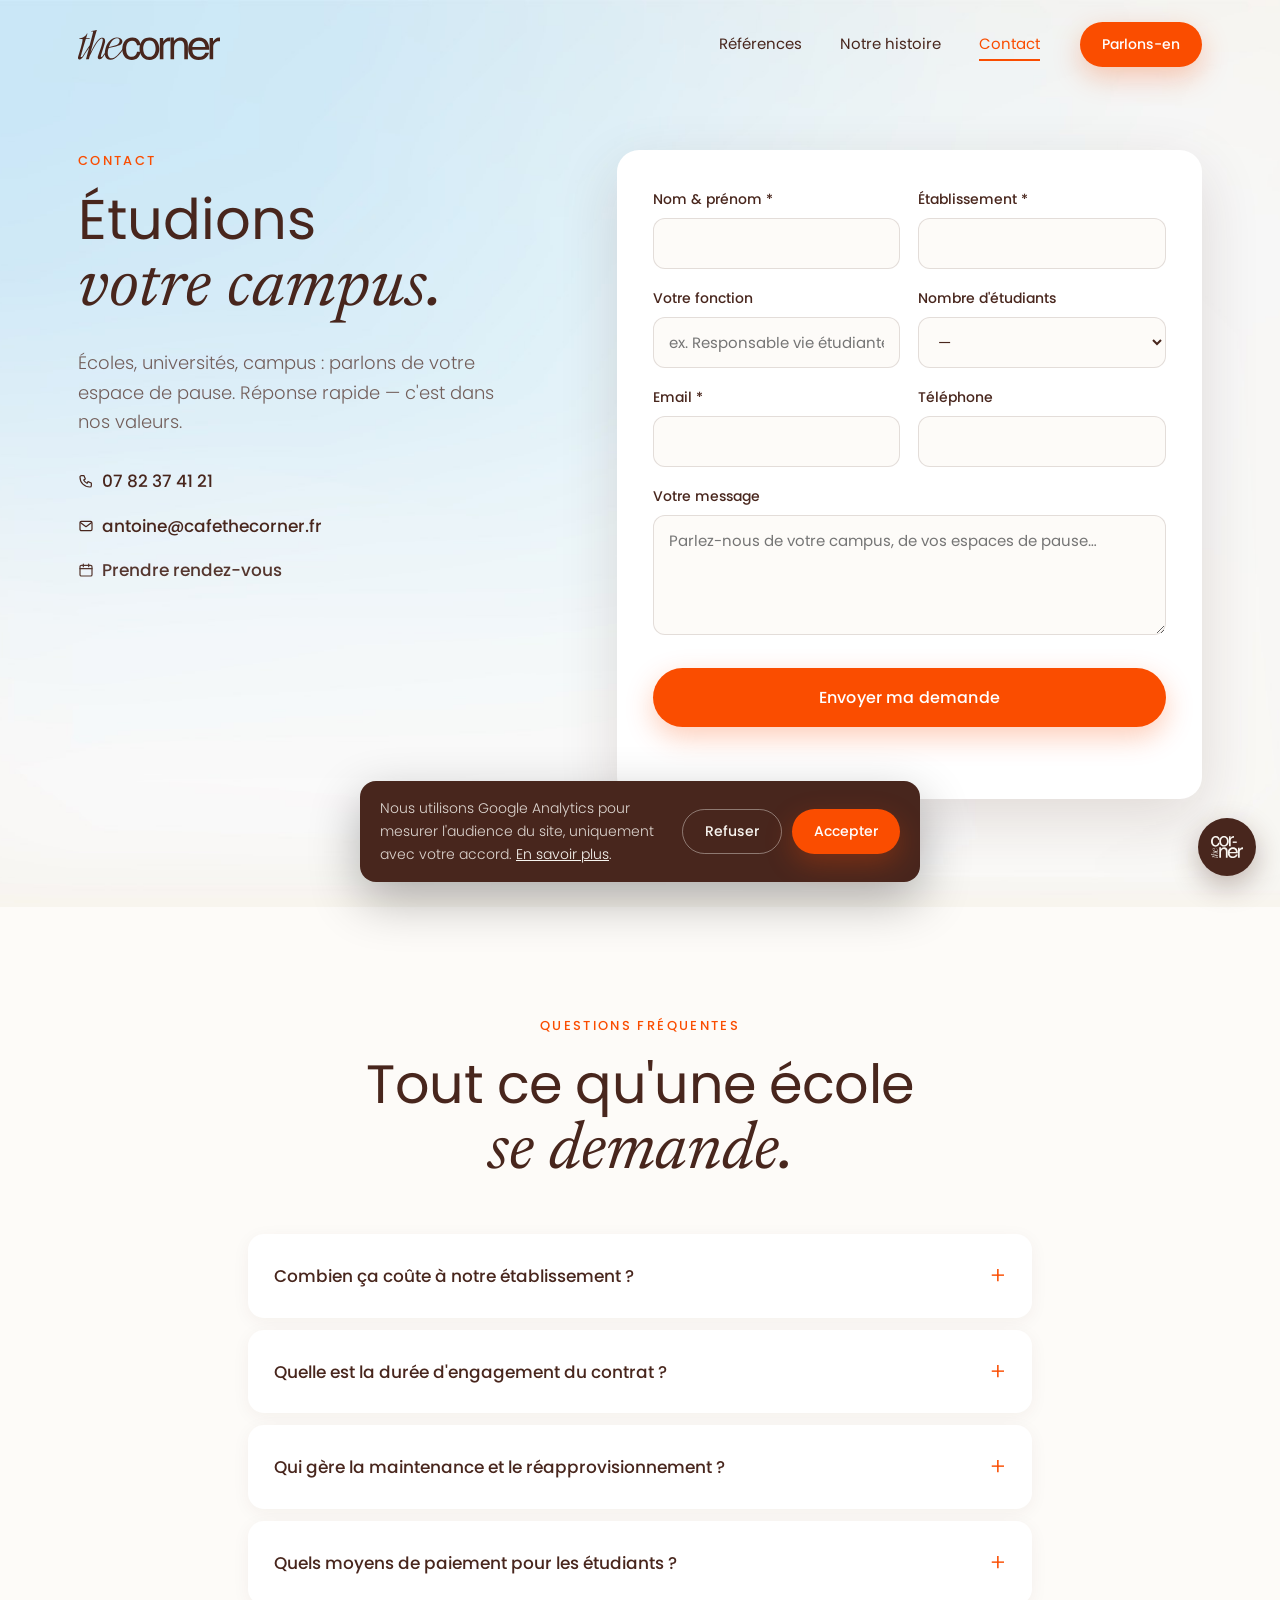
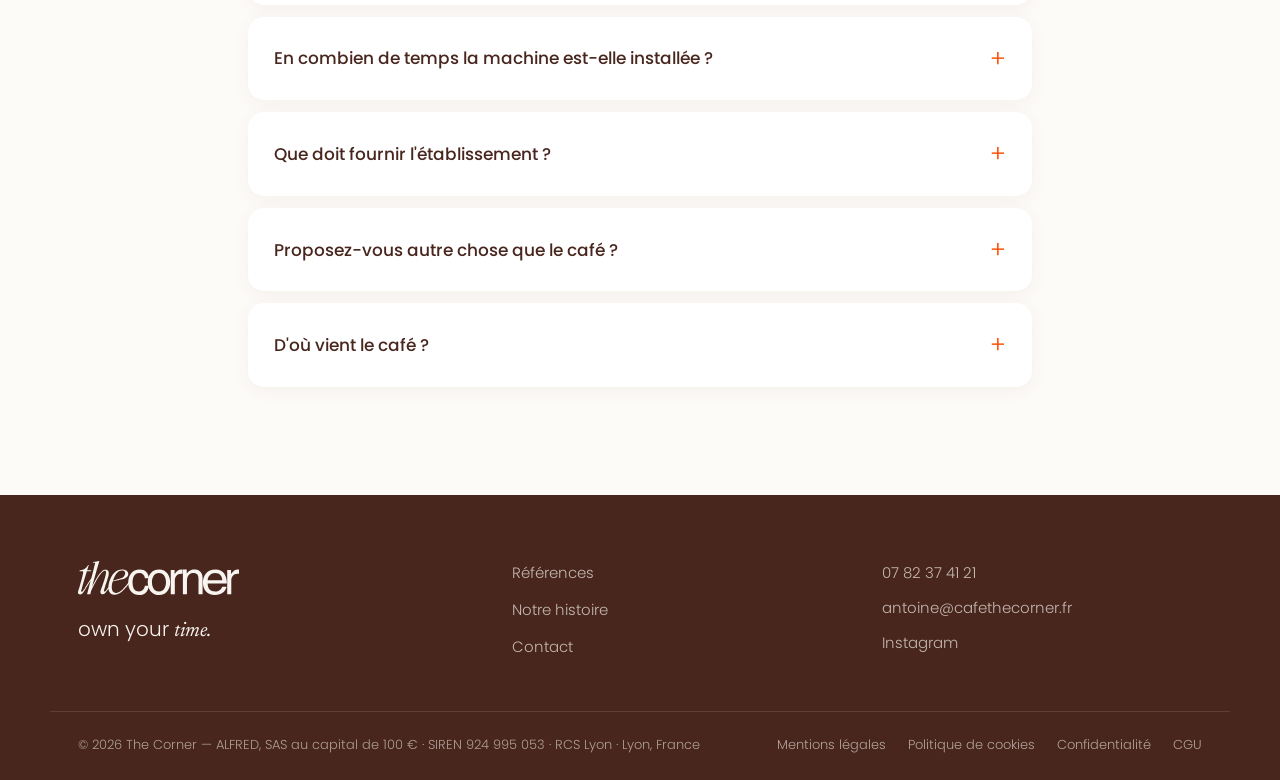
<file: contact.html>
<!DOCTYPE html>
<html lang="fr">
<head>
  <meta charset="UTF-8">
  <meta name="viewport" content="width=device-width, initial-scale=1.0">
  <title>Contact — Demander une étude gratuite | The Corner</title>
  <meta name="description" content="Parlons de votre campus. Demandez une étude gratuite et sans engagement pour équiper votre école d'un distributeur de café de spécialité The Corner.">
  <meta property="og:title" content="Contact — Demander une étude gratuite | The Corner">
  <meta property="og:description" content="Parlons de votre campus. Demandez une étude gratuite et sans engagement pour équiper votre école d'un distributeur de café de spécialité The Corner.">
  <meta property="og:type" content="website">
  <link rel="canonical" href="https://cafethecorner.fr/contact.html">
  <meta property="og:image" content="https://cafethecorner.fr/assets/img/photos/og-image.jpg">
  <meta name="twitter:card" content="summary_large_image">
  <link rel="icon" type="image/png" href="assets/img/logos/favicon-v2.png">
  <link rel="apple-touch-icon" href="assets/img/logos/apple-touch-icon.png">
  <link rel="preload" href="assets/fonts/Poppins-Regular.woff2" as="font" type="font/woff2" crossorigin>
  <link rel="preload" href="assets/fonts/Newsreader-Italic.woff2" as="font" type="font/woff2" crossorigin>
  <link rel="stylesheet" href="assets/css/style.css">
  <link rel="preload" as="style" href="https://assets.calendly.com/assets/external/widget.css" onload="this.onload=null;this.rel='stylesheet'">
  <noscript><link rel="stylesheet" href="https://assets.calendly.com/assets/external/widget.css"></noscript>
  <script type="application/ld+json">
  {
    "@context": "https://schema.org",
    "@type": "FAQPage",
    "mainEntity": [
      {
        "@type": "Question",
        "name": "Combien ça coûte à notre établissement ?",
        "acceptedAnswer": { "@type": "Answer", "text": "Rien. L'installation est 100 % gratuite, et vous touchez en plus une commission sur les ventes. C'est un partenariat qui vous rapporte, pas une dépense." }
      },
      {
        "@type": "Question",
        "name": "Quelle est la durée d'engagement du contrat ?",
        "acceptedAnswer": { "@type": "Answer", "text": "Un engagement de 3 ans, classique pour ce type de partenariat. Votre commission vous est reversée chaque année." }
      },
      {
        "@type": "Question",
        "name": "Qui gère la maintenance et le réapprovisionnement ?",
        "acceptedAnswer": { "@type": "Answer", "text": "Nous, entièrement, via notre partenaire technique. Recharge, entretien, dépannage : le café est toujours disponible et vous n'avez rien à gérer." }
      },
      {
        "@type": "Question",
        "name": "Quels moyens de paiement pour les étudiants ?",
        "acceptedAnswer": { "@type": "Answer", "text": "Paiement sans contact et carte bancaire, espèces, et la carte étudiante Izly lorsqu'elle est activée sur le campus." }
      },
      {
        "@type": "Question",
        "name": "En combien de temps la machine est-elle installée ?",
        "acceptedAnswer": { "@type": "Answer", "text": "Comptez environ 2 semaines entre notre accord et la mise en service. Installation clé en main." }
      },
      {
        "@type": "Question",
        "name": "Que doit fournir l'établissement ?",
        "acceptedAnswer": { "@type": "Answer", "text": "Un emplacement, une prise électrique et un accès wifi. Et l'envie de co-animer la pause café avec nous : c'est ce qui fait la différence." }
      },
      {
        "@type": "Question",
        "name": "Proposez-vous autre chose que le café ?",
        "acceptedAnswer": { "@type": "Answer", "text": "Oui : snacking, fontaine à eau et frigos connectés (repas frais 24h/24). On peut équiper l'ensemble de votre espace de pause. Les frigos connectés font l'objet d'une étude dédiée selon votre campus." }
      },
      {
        "@type": "Question",
        "name": "D'où vient le café ?",
        "acceptedAnswer": { "@type": "Answer", "text": "Un café de spécialité 100 % arabica et éthique, torréfié par un artisan lyonnais partenaire. Le local, c'est notre ADN." }
      }
    ]
  }
  </script>
</head>
<body class="subpage">

  <header class="header" id="header">
    <div class="container header__inner">
      <a href="index.html" class="header__logo" aria-label="The Corner — accueil">
        <img class="header__logo-img header__logo-img--dark" src="assets/img/logos/logo_principal_marron.svg" alt="The Corner" width="160" height="32">
        <img class="header__logo-img header__logo-img--light" src="assets/img/logos/logo_principal_blanc.svg" alt="The Corner" width="160" height="32">
      </a>
      <div class="header__right">
        <nav class="nav" id="nav" aria-label="Navigation principale">
          <div class="nav__top">
            <a href="index.html" aria-label="The Corner — accueil"><img src="assets/img/logos/logo_principal_marron.svg" alt="The Corner" width="140" height="28"></a>
            <button class="nav__close" id="navClose" aria-label="Fermer le menu">✕</button>
          </div>
          <p class="nav__kicker">Menu /</p>
          <div class="nav__links">
            <a href="references.html" class="nav__link">Références</a>
            <a href="histoire.html" class="nav__link">Notre histoire</a>
            <a href="contact.html" class="nav__link nav__link--active" aria-current="page">Contact</a>
          </div>
          <div class="nav__divider"></div>
          <div class="nav__contact">
            <p class="nav__kicker">The Corner /</p>
            <a href="mailto:antoine@cafethecorner.fr">antoine@cafethecorner.fr</a>
          </div>
          <div class="nav__cols">
            <div>
              <p class="nav__kicker">Légal /</p>
              <a href="mentions-legales.html">Mentions légales</a>
              <a href="politique-cookies.html">Politique de cookies</a>
              <a href="politique-confidentialite.html">Confidentialité</a>
              <a href="cgu.html">CGU</a>
            </div>
            <div>
              <p class="nav__kicker">Suivre /</p>
              <a href="https://instagram.com/thecorner.coffee" target="_blank" rel="noopener">Instagram ↗</a>
            </div>
          </div>
          <span class="nav__handle" aria-hidden="true"></span>
        </nav>
        <div class="header__actions">
          <a href="contact.html" class="btn btn--primary btn--small" data-book-call>Parlons-en</a>
          <button class="burger" id="burger" aria-label="Ouvrir le menu" aria-expanded="false"><span></span><span></span></button>
        </div>
      </div>
    </div>
  </header>

  <main>

    <!-- CONTACT -->
    <section class="contact section" id="contact" style="padding-top:150px">
      <div class="contact__bg" aria-hidden="true"></div>
      <div class="container contact__inner">
        <div class="contact__intro">
          <p class="eyebrow">Contact</p>
          <h1 class="contact__title">Étudions<br><em>votre campus.</em></h1>
          <p class="contact__text">Écoles, universités, campus&nbsp;: parlons de votre espace de pause. Réponse rapide — c'est dans nos valeurs.</p>
          <ul class="contact__direct">
            <li><a href="tel:+33782374121"><svg viewBox="0 0 24 24" fill="none" stroke="currentColor" stroke-width="1.8" stroke-linecap="round" stroke-linejoin="round" aria-hidden="true" width="16" height="16"><path d="M5 4h4l2 5-2.5 1.5a11 11 0 0 0 5 5L15 13l5 2v4a2 2 0 0 1-2 2C9.5 21 3 14.5 3 6a2 2 0 0 1 2-2Z"/></svg> 07&nbsp;82&nbsp;37&nbsp;41&nbsp;21</a></li>
            <li><a href="mailto:antoine@cafethecorner.fr"><svg viewBox="0 0 24 24" fill="none" stroke="currentColor" stroke-width="1.8" stroke-linecap="round" stroke-linejoin="round" aria-hidden="true" width="16" height="16"><rect x="3" y="5" width="18" height="14" rx="2"/><path d="m4 7 8 6 8-6"/></svg> antoine@cafethecorner.fr</a></li>
            <li><a href="https://calendly.com/antoine-cafethecorner/30min" target="_blank" rel="noopener" class="contact__calendly" data-calendly><svg viewBox="0 0 24 24" fill="none" stroke="currentColor" stroke-width="1.8" stroke-linecap="round" stroke-linejoin="round" aria-hidden="true" width="16" height="16"><rect x="3" y="5" width="18" height="16" rx="2"/><path d="M8 3v4M16 3v4M3 10h18"/></svg> Prendre rendez-vous</a></li>
          </ul>
        </div>

        <form class="contact__form reveal reveal--delay" id="leadForm" novalidate>
          <input type="text" name="_gotcha" class="form__hp" tabindex="-1" autocomplete="off" aria-hidden="true">
          <div class="form__row">
            <label class="form__field"><span>Nom &amp; prénom *</span><input type="text" name="nom" required autocomplete="name"></label>
            <label class="form__field"><span>Établissement *</span><input type="text" name="ecole" required></label>
          </div>
          <div class="form__row">
            <label class="form__field"><span>Votre fonction</span><input type="text" name="fonction" placeholder="ex. Responsable vie étudiante"></label>
            <label class="form__field"><span>Nombre d'étudiants</span><select name="taille"><option value="">—</option><option>Moins de 500</option><option>500 à 2 000</option><option>2 000 à 5 000</option><option>Plus de 5 000</option></select></label>
          </div>
          <div class="form__row">
            <label class="form__field"><span>Email *</span><input type="email" name="email" required autocomplete="email"></label>
            <label class="form__field"><span>Téléphone</span><input type="tel" name="tel" autocomplete="tel"></label>
          </div>
          <label class="form__field"><span>Votre message</span><textarea name="message" rows="4" placeholder="Parlez-nous de votre campus, de vos espaces de pause…"></textarea></label>
          <button type="submit" class="btn btn--primary btn--big form__submit">Envoyer ma demande</button>
          <p class="form__note" id="formNote" role="status"></p>
        </form>
      </div>
    </section>

    <!-- FAQ -->
    <section class="faq section section--alt" id="faq">
      <div class="container faq__inner">
        <div class="faq__head reveal">
          <p class="eyebrow">Questions fréquentes</p>
          <h2 class="section__title">Tout ce qu'une école<br><em>se demande.</em></h2>
        </div>
        <div class="faq__list reveal">
          <details class="faq__item"><summary>Combien ça coûte à notre établissement&nbsp;?</summary><div class="faq__answer"><p>Rien. L'installation est <strong>100&nbsp;% gratuite</strong>, et vous touchez en plus <strong>une commission sur les ventes</strong>. C'est un partenariat qui vous rapporte, pas une dépense.</p></div></details>
          <details class="faq__item"><summary>Quelle est la durée d'engagement du contrat&nbsp;?</summary><div class="faq__answer"><p>Un engagement de <strong>3 ans</strong>, classique pour ce type de partenariat. Votre commission vous est reversée chaque année.</p></div></details>
          <details class="faq__item"><summary>Qui gère la maintenance et le réapprovisionnement&nbsp;?</summary><div class="faq__answer"><p>Nous, entièrement, via notre partenaire technique. Recharge, entretien, dépannage&nbsp;: le café est toujours disponible et vous n'avez rien à gérer.</p></div></details>
          <details class="faq__item"><summary>Quels moyens de paiement pour les étudiants&nbsp;?</summary><div class="faq__answer"><p>Paiement sans contact et carte bancaire, espèces, et la carte étudiante <strong>Izly</strong> lorsqu'elle est activée sur le campus.</p></div></details>
          <details class="faq__item"><summary>En combien de temps la machine est-elle installée&nbsp;?</summary><div class="faq__answer"><p>Comptez environ <strong>2 semaines</strong> entre notre accord et la mise en service. Installation clé en main.</p></div></details>
          <details class="faq__item"><summary>Que doit fournir l'établissement&nbsp;?</summary><div class="faq__answer"><p>Un emplacement, une prise électrique et un accès wifi. Et l'envie de co-animer la pause café avec nous&nbsp;: c'est ce qui fait la différence.</p></div></details>
          <details class="faq__item"><summary>Proposez-vous autre chose que le café&nbsp;?</summary><div class="faq__answer"><p>Oui&nbsp;: snacking, fontaine à eau et frigos connectés (repas frais 24h/24). On peut équiper l'ensemble de votre espace de pause. Les frigos connectés font l'objet d'une étude dédiée selon votre campus.</p></div></details>
          <details class="faq__item"><summary>D'où vient le café&nbsp;?</summary><div class="faq__answer"><p>Un café de spécialité <strong>100&nbsp;% arabica et éthique</strong>, torréfié par un artisan lyonnais partenaire. Le local, c'est notre ADN.</p></div></details>
        </div>
      </div>
    </section>

  </main>

  <footer class="footer">
    <div class="container footer__inner">
      <div class="footer__brand">
        <img src="assets/img/logos/logo_principal_blanc.svg" alt="The Corner" width="180" height="36">
        <p class="footer__baseline">own your <em>time.</em></p>
      </div>
      <nav class="footer__nav" aria-label="Pied de page">
        <a href="references.html">Références</a>
        <a href="histoire.html">Notre histoire</a>
        <a href="contact.html">Contact</a>
      </nav>
      <div class="footer__meta">
        <p><a href="tel:+33782374121">07 82 37 41 21</a></p>
        <p><a href="mailto:antoine@cafethecorner.fr">antoine@cafethecorner.fr</a></p>
        <p><a href="https://instagram.com/thecorner.coffee" target="_blank" rel="noopener">Instagram</a></p>
      </div>
    </div>
    <div class="container footer__legal">
      <p>© 2026 The Corner — ALFRED, SAS au capital de 100 € · SIREN 924 995 053 · RCS Lyon · Lyon, France</p>
      <p class="footer__legal-links"><a href="mentions-legales.html">Mentions légales</a><a href="politique-cookies.html">Politique de cookies</a><a href="politique-confidentialite.html">Confidentialité</a><a href="cgu.html">CGU</a></p>
    </div>
  </footer>

  <div class="cookie" id="cookieBanner" hidden>
    <p>Nous utilisons Google Analytics pour mesurer l'audience du site, uniquement avec votre accord. <a href="politique-cookies.html">En savoir plus</a>.</p>
    <div class="cookie__actions">
      <button class="btn btn--small btn--ghost" id="cookieRefuse">Refuser</button>
      <button class="btn btn--small btn--primary" id="cookieAccept">Accepter</button>
    </div>
  </div>

    <script src="https://assets.calendly.com/assets/external/widget.js" async></script>
<script src="assets/js/main.js" defer></script>
<!-- Cloudflare Web Analytics (chargé après le load pour ne pas concurrencer le rendu initial) -->
<script>
function loadCfBeacon() {
  var s = document.createElement('script');
  s.type = 'module';
  s.src = 'https://static.cloudflareinsights.com/beacon.min.js';
  s.setAttribute('data-cf-beacon', '{"token": "94f4d6f1435a416b84dbb6d8daf969ca"}');
  document.body.appendChild(s);
}
window.addEventListener('load', function () {
  if ('requestIdleCallback' in window) {
    requestIdleCallback(loadCfBeacon, { timeout: 4000 });
  } else {
    setTimeout(loadCfBeacon, 2500);
  }
});
</script>
</body>
</html>
</file>
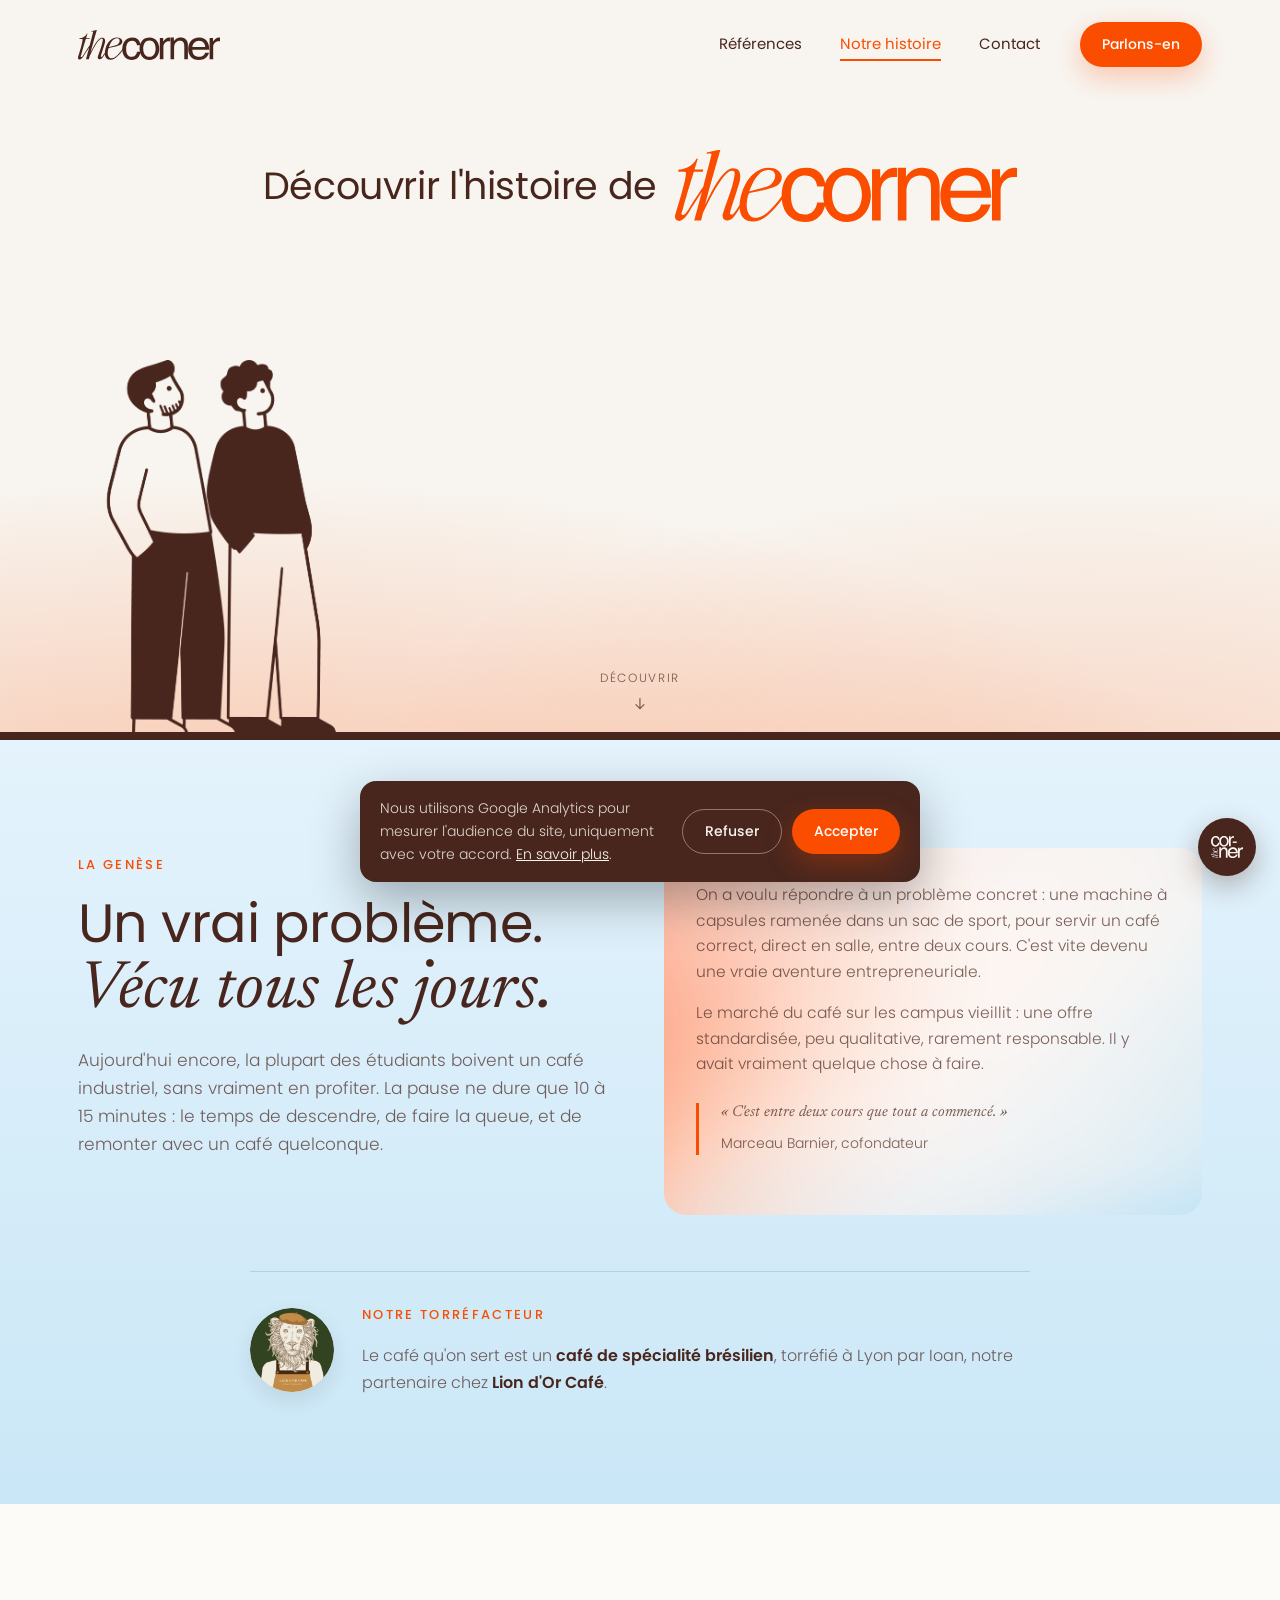
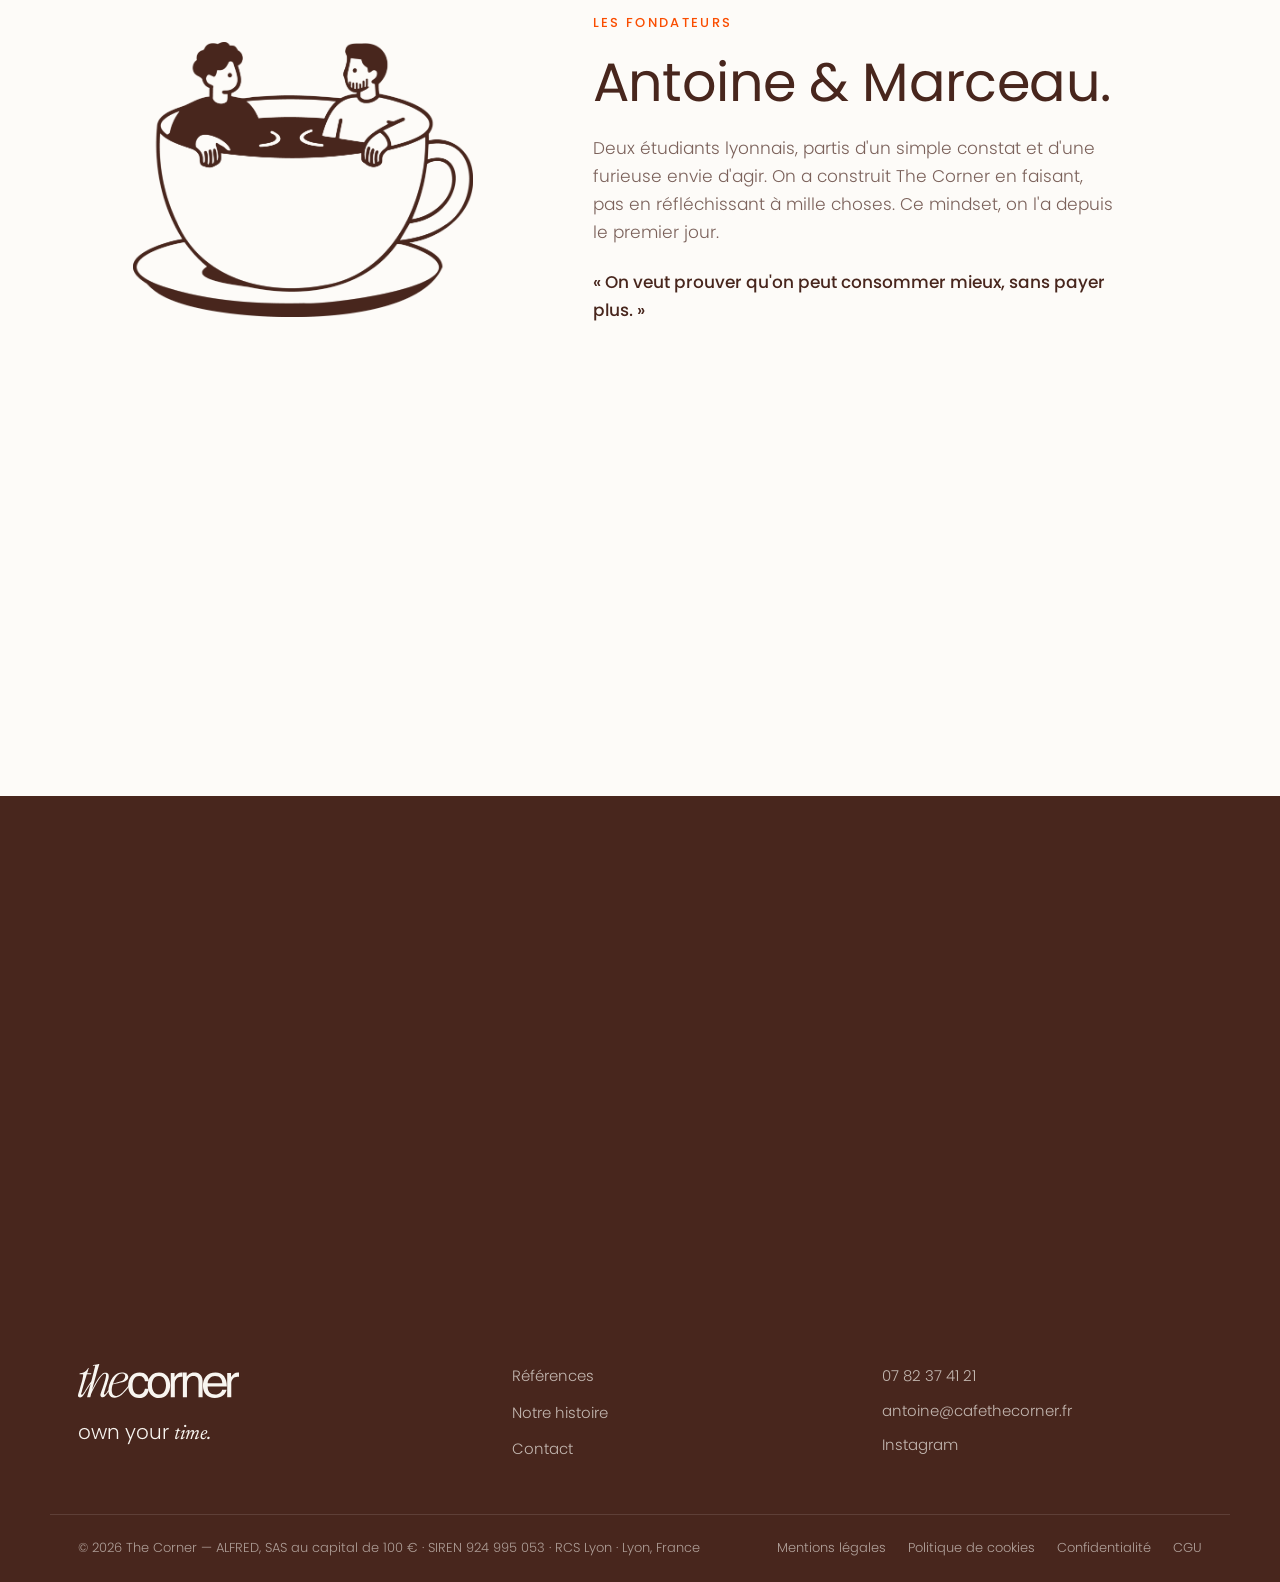
<file: histoire.html>
<!DOCTYPE html>
<html lang="fr">
<head>
  <meta charset="UTF-8">
  <meta name="viewport" content="width=device-width, initial-scale=1.0">
  <title>Notre histoire — Deux étudiants, un meilleur café | The Corner</title>
  <meta name="description" content="The Corner, c'est l'histoire de deux étudiants lyonnais qui ont décidé de réinventer la pause café sur les campus. Nos valeurs : expérience 5 étoiles, rapidité, ancrage local.">
  <meta property="og:title" content="Notre histoire — Deux étudiants, un meilleur café | The Corner">
  <meta property="og:description" content="The Corner, c'est l'histoire de deux étudiants lyonnais qui ont décidé de réinventer la pause café sur les campus. Nos valeurs : expérience 5 étoiles, rapidité, ancrage local.">
  <meta property="og:type" content="website">
  <link rel="canonical" href="https://cafethecorner.fr/histoire.html">
  <meta property="og:image" content="https://cafethecorner.fr/assets/img/photos/og-image.jpg">
  <meta name="twitter:card" content="summary_large_image">
  <link rel="icon" type="image/png" href="assets/img/logos/favicon-v2.png">
  <link rel="apple-touch-icon" href="assets/img/logos/apple-touch-icon.png">
  <link rel="preload" href="assets/fonts/Poppins-Regular.woff2" as="font" type="font/woff2" crossorigin>
  <link rel="preload" href="assets/fonts/Newsreader-Italic.woff2" as="font" type="font/woff2" crossorigin>
  <link rel="stylesheet" href="assets/css/style.css">
  <link rel="preload" as="style" href="https://assets.calendly.com/assets/external/widget.css" onload="this.onload=null;this.rel='stylesheet'">
  <noscript><link rel="stylesheet" href="https://assets.calendly.com/assets/external/widget.css"></noscript>
</head>
<body class="subpage">

  <header class="header" id="header">
    <div class="container header__inner">
      <a href="index.html" class="header__logo" aria-label="The Corner — accueil">
        <img class="header__logo-img header__logo-img--dark" src="assets/img/logos/logo_principal_marron.svg" alt="The Corner" width="160" height="32">
        <img class="header__logo-img header__logo-img--light" src="assets/img/logos/logo_principal_blanc.svg" alt="The Corner" width="160" height="32">
      </a>
      <div class="header__right">
        <nav class="nav" id="nav" aria-label="Navigation principale">
          <div class="nav__top">
            <a href="index.html" aria-label="The Corner — accueil"><img src="assets/img/logos/logo_principal_marron.svg" alt="The Corner" width="140" height="28"></a>
            <button class="nav__close" id="navClose" aria-label="Fermer le menu">✕</button>
          </div>
          <p class="nav__kicker">Menu /</p>
          <div class="nav__links">
            <a href="references.html" class="nav__link">Références</a>
            <a href="histoire.html" class="nav__link nav__link--active" aria-current="page">Notre histoire</a>
            <a href="contact.html" class="nav__link">Contact</a>
          </div>
          <div class="nav__divider"></div>
          <div class="nav__contact">
            <p class="nav__kicker">The Corner /</p>
            <a href="mailto:antoine@cafethecorner.fr">antoine@cafethecorner.fr</a>
          </div>
          <div class="nav__cols">
            <div>
              <p class="nav__kicker">Légal /</p>
              <a href="mentions-legales.html">Mentions légales</a>
              <a href="politique-cookies.html">Politique de cookies</a>
              <a href="politique-confidentialite.html">Confidentialité</a>
              <a href="cgu.html">CGU</a>
            </div>
            <div>
              <p class="nav__kicker">Suivre /</p>
              <a href="https://instagram.com/thecorner.coffee" target="_blank" rel="noopener">Instagram ↗</a>
            </div>
          </div>
          <span class="nav__handle" aria-hidden="true"></span>
        </nav>
        <div class="header__actions">
          <a href="contact.html" class="btn btn--primary btn--small" data-book-call>Parlons-en</a>
          <button class="burger" id="burger" aria-label="Ouvrir le menu" aria-expanded="false"><span></span><span></span></button>
        </div>
      </div>
    </div>
  </header>

  <main>

    <section class="origin-hero">
      <div class="container origin-hero__top">
        <h1 class="origin-hero__title">Découvrir l'histoire de
          <img class="origin-hero__logo" src="assets/img/logos/logo_principal_orange.svg" alt="The Corner">
        </h1>
      </div>
      <figure class="origin-hero__illu" aria-hidden="true">
        <img src="assets/img/illustrations/duo-debout.png" alt="">
      </figure>
      <span class="origin-hero__scroll" aria-hidden="true">
        <span>Découvrir</span>
        <svg viewBox="0 0 24 24" fill="none" stroke="currentColor" stroke-width="1.8" stroke-linecap="round" stroke-linejoin="round"><path d="M12 4v15M6 13l6 6 6-6"/></svg>
      </span>
    </section>

    <!-- GENÈSE -->
    <section class="genesis section section--bleu">
      <div class="container">
        <div class="genesis__top">
          <div class="genesis__head reveal">
            <p class="eyebrow">La genèse</p>
            <h2 class="section__title">Un vrai problème.<br><em>Vécu tous les jours.</em></h2>
            <p class="genesis__lead">Aujourd'hui encore, la plupart des étudiants boivent un café industriel, sans vraiment en profiter. La pause ne dure que 10 à 15 minutes&nbsp;: le temps de descendre, de faire la queue, et de remonter avec un café quelconque.</p>
          </div>

          <div class="genesis__story reveal reveal--delay">
            <p>
              On a voulu répondre à un problème concret&nbsp;: une machine à capsules ramenée dans un sac de
              sport, pour servir un café correct, direct en salle, entre deux cours. C'est vite devenu une
              vraie aventure entrepreneuriale.
            </p>
            <p style="margin-top:16px">
              Le marché du café sur les campus vieillit&nbsp;: une offre standardisée, peu qualitative, rarement
              responsable. Il y avait vraiment quelque chose à faire.
            </p>
            <blockquote class="story__quote">
              <p>«&nbsp;C'est entre deux cours que tout a commencé.&nbsp;»</p>
              <cite>Marceau Barnier, cofondateur</cite>
            </blockquote>
          </div>
        </div>

        <div class="genesis__partner reveal">
          <img class="genesis__partner-logo" src="assets/img/logos/partenaires/lyon-dor-cafe.png" alt="Lion d'Or Café">
          <div>
            <p class="eyebrow">Notre torréfacteur</p>
            <p>Le café qu'on sert est un <strong>café de spécialité brésilien</strong>, torréfié à Lyon par Ioan,
            notre partenaire chez <strong>Lion d'Or Café</strong>.</p>
          </div>
        </div>
      </div>
    </section>

    <!-- FONDATEURS -->
    <section class="partner section section--alt">
      <div class="container partner__inner">
        <figure class="partner__illu reveal" aria-hidden="true"><img src="assets/img/illustrations/duo-tasse.png" alt=""></figure>
        <div class="partner__content reveal reveal--delay">
          <p class="eyebrow">Les fondateurs</p>
          <h2 class="section__title">Antoine &amp; Marceau.</h2>
          <p class="partner__text">
            Deux étudiants lyonnais, partis d'un simple constat et d'une furieuse envie d'agir. On a construit
            The Corner en faisant, pas en réfléchissant à mille choses. Ce mindset, on l'a depuis le premier jour.
          </p>
          <p class="partner__text"><strong>«&nbsp;On veut prouver qu'on peut consommer mieux, sans payer plus.&nbsp;»</strong></p>
        </div>
      </div>
    </section>

    <!-- MISSION -->
    <section class="section section--alt">
      <div class="container reveal">
        <div class="mission mission--plain">
          <p>Notre mission&nbsp;: redonner de la valeur à la pause café sur les campus étudiants. Faire en sorte que prendre un café entre deux cours redevienne un vrai moment de plaisir, pas un compromis qu'on subit.</p>
        </div>
      </div>
    </section>

    <section class="cta section">
      <div class="container reveal">
        <h2 class="cta__title">Envie d'écrire<br><em>la suite avec nous&nbsp;?</em></h2>
        <p class="cta__text">On adore rencontrer les écoles qui veulent offrir mieux à leurs étudiants.</p>
        <a href="contact.html" class="btn btn--primary btn--big">Demander une étude</a>
      </div>
    </section>

  </main>

  <footer class="footer">
    <div class="container footer__inner">
      <div class="footer__brand">
        <img src="assets/img/logos/logo_principal_blanc.svg" alt="The Corner" width="180" height="36">
        <p class="footer__baseline">own your <em>time.</em></p>
      </div>
      <nav class="footer__nav" aria-label="Pied de page">
        <a href="references.html">Références</a>
        <a href="histoire.html">Notre histoire</a>
        <a href="contact.html">Contact</a>
      </nav>
      <div class="footer__meta">
        <p><a href="tel:+33782374121">07 82 37 41 21</a></p>
        <p><a href="mailto:antoine@cafethecorner.fr">antoine@cafethecorner.fr</a></p>
        <p><a href="https://instagram.com/thecorner.coffee" target="_blank" rel="noopener">Instagram</a></p>
      </div>
    </div>
    <div class="container footer__legal">
      <p>© 2026 The Corner — ALFRED, SAS au capital de 100 € · SIREN 924 995 053 · RCS Lyon · Lyon, France</p>
      <p class="footer__legal-links"><a href="mentions-legales.html">Mentions légales</a><a href="politique-cookies.html">Politique de cookies</a><a href="politique-confidentialite.html">Confidentialité</a><a href="cgu.html">CGU</a></p>
    </div>
  </footer>

  <div class="cookie" id="cookieBanner" hidden>
    <p>Nous utilisons Google Analytics pour mesurer l'audience du site, uniquement avec votre accord. <a href="politique-cookies.html">En savoir plus</a>.</p>
    <div class="cookie__actions">
      <button class="btn btn--small btn--ghost" id="cookieRefuse">Refuser</button>
      <button class="btn btn--small btn--primary" id="cookieAccept">Accepter</button>
    </div>
  </div>

    <script src="https://assets.calendly.com/assets/external/widget.js" async></script>
<script src="assets/js/main.js" defer></script>
<!-- Cloudflare Web Analytics (chargé après le load pour ne pas concurrencer le rendu initial) -->
<script>
function loadCfBeacon() {
  var s = document.createElement('script');
  s.type = 'module';
  s.src = 'https://static.cloudflareinsights.com/beacon.min.js';
  s.setAttribute('data-cf-beacon', '{"token": "94f4d6f1435a416b84dbb6d8daf969ca"}');
  document.body.appendChild(s);
}
window.addEventListener('load', function () {
  if ('requestIdleCallback' in window) {
    requestIdleCallback(loadCfBeacon, { timeout: 4000 });
  } else {
    setTimeout(loadCfBeacon, 2500);
  }
});
</script>
</body>
</html>
</file>
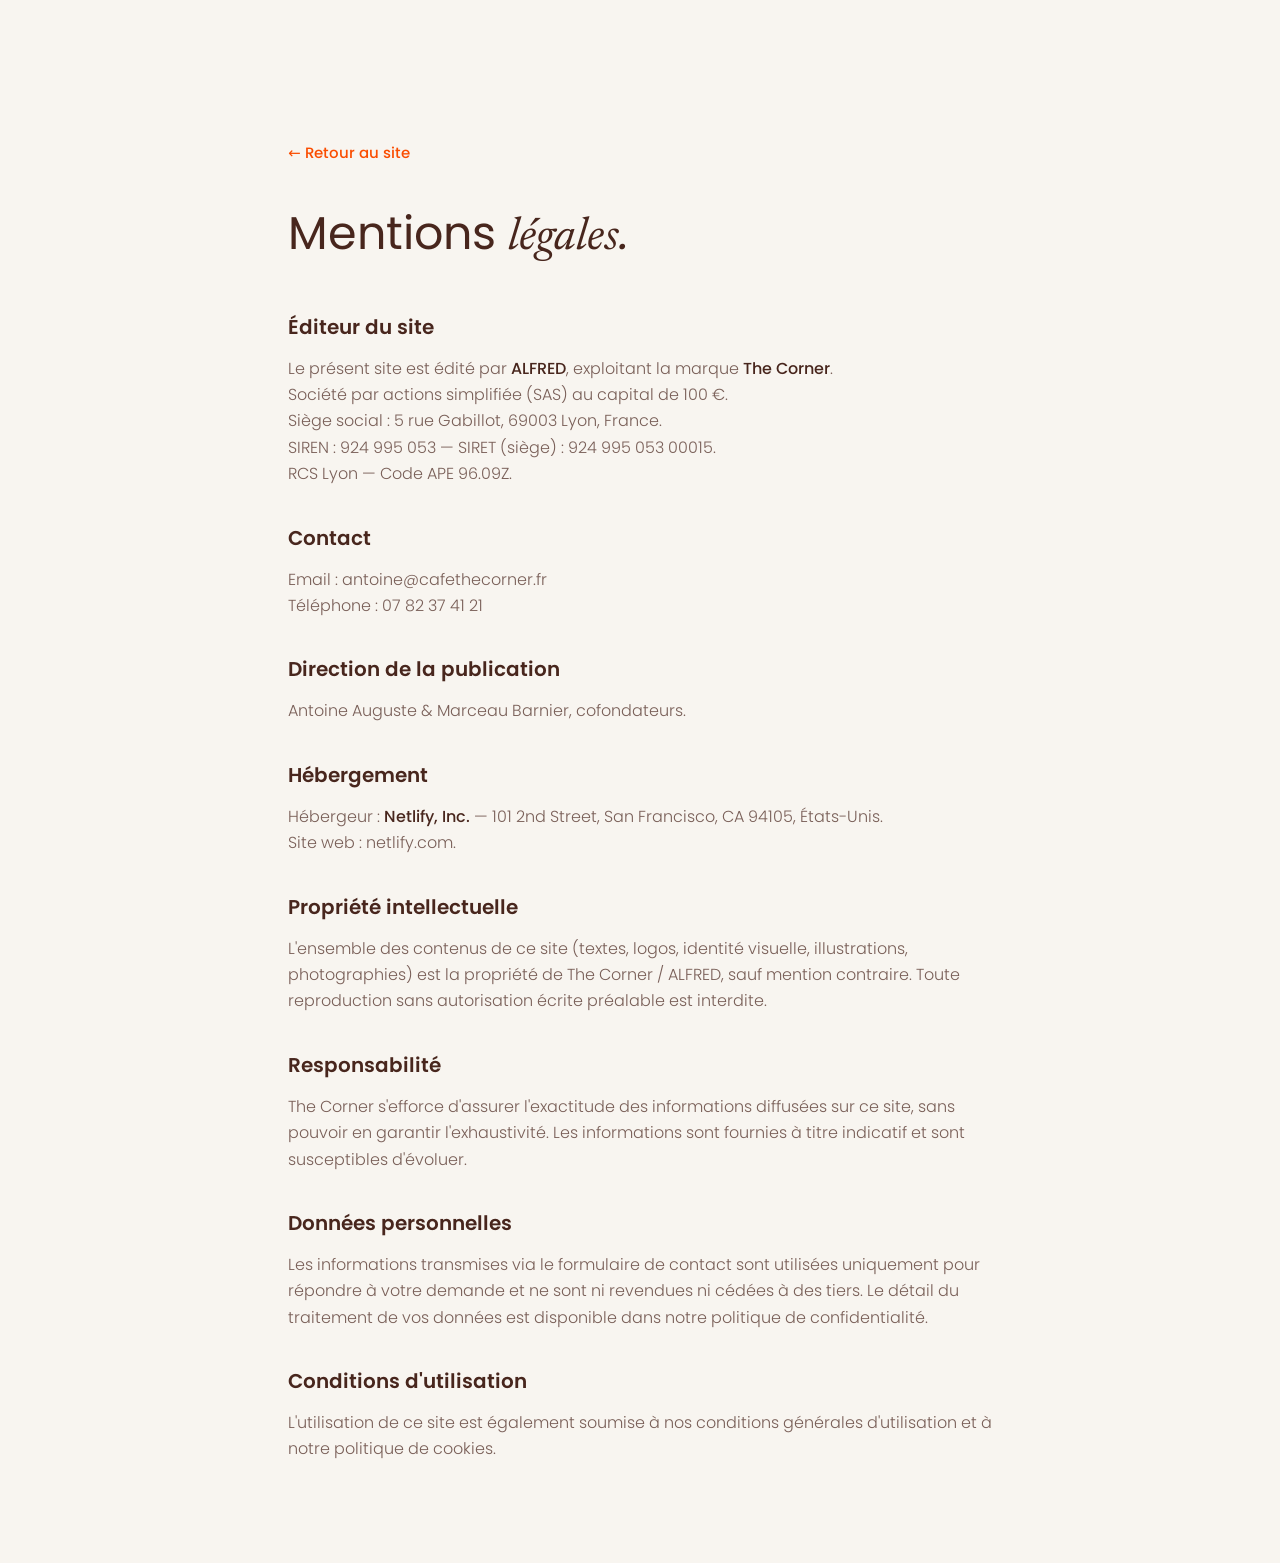
<file: mentions-legales.html>
<!DOCTYPE html>
<html lang="fr">
<head>
  <meta charset="UTF-8">
  <meta name="viewport" content="width=device-width, initial-scale=1.0">
  <title>Mentions légales — The Corner</title>
  <meta name="robots" content="noindex">
  <link rel="icon" type="image/png" href="assets/img/logos/favicon-v2.png">
  <link rel="apple-touch-icon" href="assets/img/logos/apple-touch-icon.png">
  <link rel="preload" href="assets/fonts/Poppins-Regular.woff2" as="font" type="font/woff2" crossorigin>
  <link rel="preload" href="assets/fonts/Newsreader-Italic.woff2" as="font" type="font/woff2" crossorigin>
  <link rel="stylesheet" href="assets/css/style.css">
</head>
<body>
  <main class="legal">
    <a href="index.html" class="legal__back">← Retour au site</a>
    <h1>Mentions <em>légales.</em></h1>

    <h2>Éditeur du site</h2>
    <p>
      Le présent site est édité par <strong>ALFRED</strong>, exploitant la marque <strong>The Corner</strong>.<br>
      Société par actions simplifiée (SAS) au capital de 100 €.<br>
      Siège social : 5 rue Gabillot, 69003 Lyon, France.<br>
      SIREN : 924 995 053 — SIRET (siège) : 924 995 053 00015.<br>
      RCS Lyon — Code APE 96.09Z.
    </p>

    <h2>Contact</h2>
    <p>
      Email : <a href="mailto:antoine@cafethecorner.fr">antoine@cafethecorner.fr</a><br>
      Téléphone : <a href="tel:+33782374121">07 82 37 41 21</a>
    </p>

    <h2>Direction de la publication</h2>
    <p>Antoine Auguste &amp; Marceau Barnier, cofondateurs.</p>

    <h2>Hébergement</h2>
    <p>
      Hébergeur : <strong>Netlify, Inc.</strong> — 101 2nd Street, San Francisco, CA 94105, États-Unis.<br>
      Site web : <a href="https://www.netlify.com" target="_blank" rel="noopener">netlify.com</a>.
    </p>

    <h2>Propriété intellectuelle</h2>
    <p>
      L'ensemble des contenus de ce site (textes, logos, identité visuelle, illustrations, photographies)
      est la propriété de The Corner / ALFRED, sauf mention contraire. Toute reproduction sans autorisation
      écrite préalable est interdite.
    </p>

    <h2>Responsabilité</h2>
    <p>
      The Corner s'efforce d'assurer l'exactitude des informations diffusées sur ce site, sans pouvoir en
      garantir l'exhaustivité. Les informations sont fournies à titre indicatif et sont susceptibles d'évoluer.
    </p>

    <h2>Données personnelles</h2>
    <p>
      Les informations transmises via le formulaire de contact sont utilisées uniquement pour répondre à votre
      demande et ne sont ni revendues ni cédées à des tiers. Le détail du traitement de vos données est
      disponible dans notre <a href="politique-confidentialite.html">politique de confidentialité</a>.
    </p>

    <h2>Conditions d'utilisation</h2>
    <p>
      L'utilisation de ce site est également soumise à nos
      <a href="cgu.html">conditions générales d'utilisation</a> et à notre
      <a href="politique-cookies.html">politique de cookies</a>.
    </p>
  </main>
<!-- Cloudflare Web Analytics (chargé après le load pour ne pas concurrencer le rendu initial) -->
<script>
function loadCfBeacon() {
  var s = document.createElement('script');
  s.type = 'module';
  s.src = 'https://static.cloudflareinsights.com/beacon.min.js';
  s.setAttribute('data-cf-beacon', '{"token": "94f4d6f1435a416b84dbb6d8daf969ca"}');
  document.body.appendChild(s);
}
window.addEventListener('load', function () {
  if ('requestIdleCallback' in window) {
    requestIdleCallback(loadCfBeacon, { timeout: 4000 });
  } else {
    setTimeout(loadCfBeacon, 2500);
  }
});
</script>
</body>
</html>
</file>
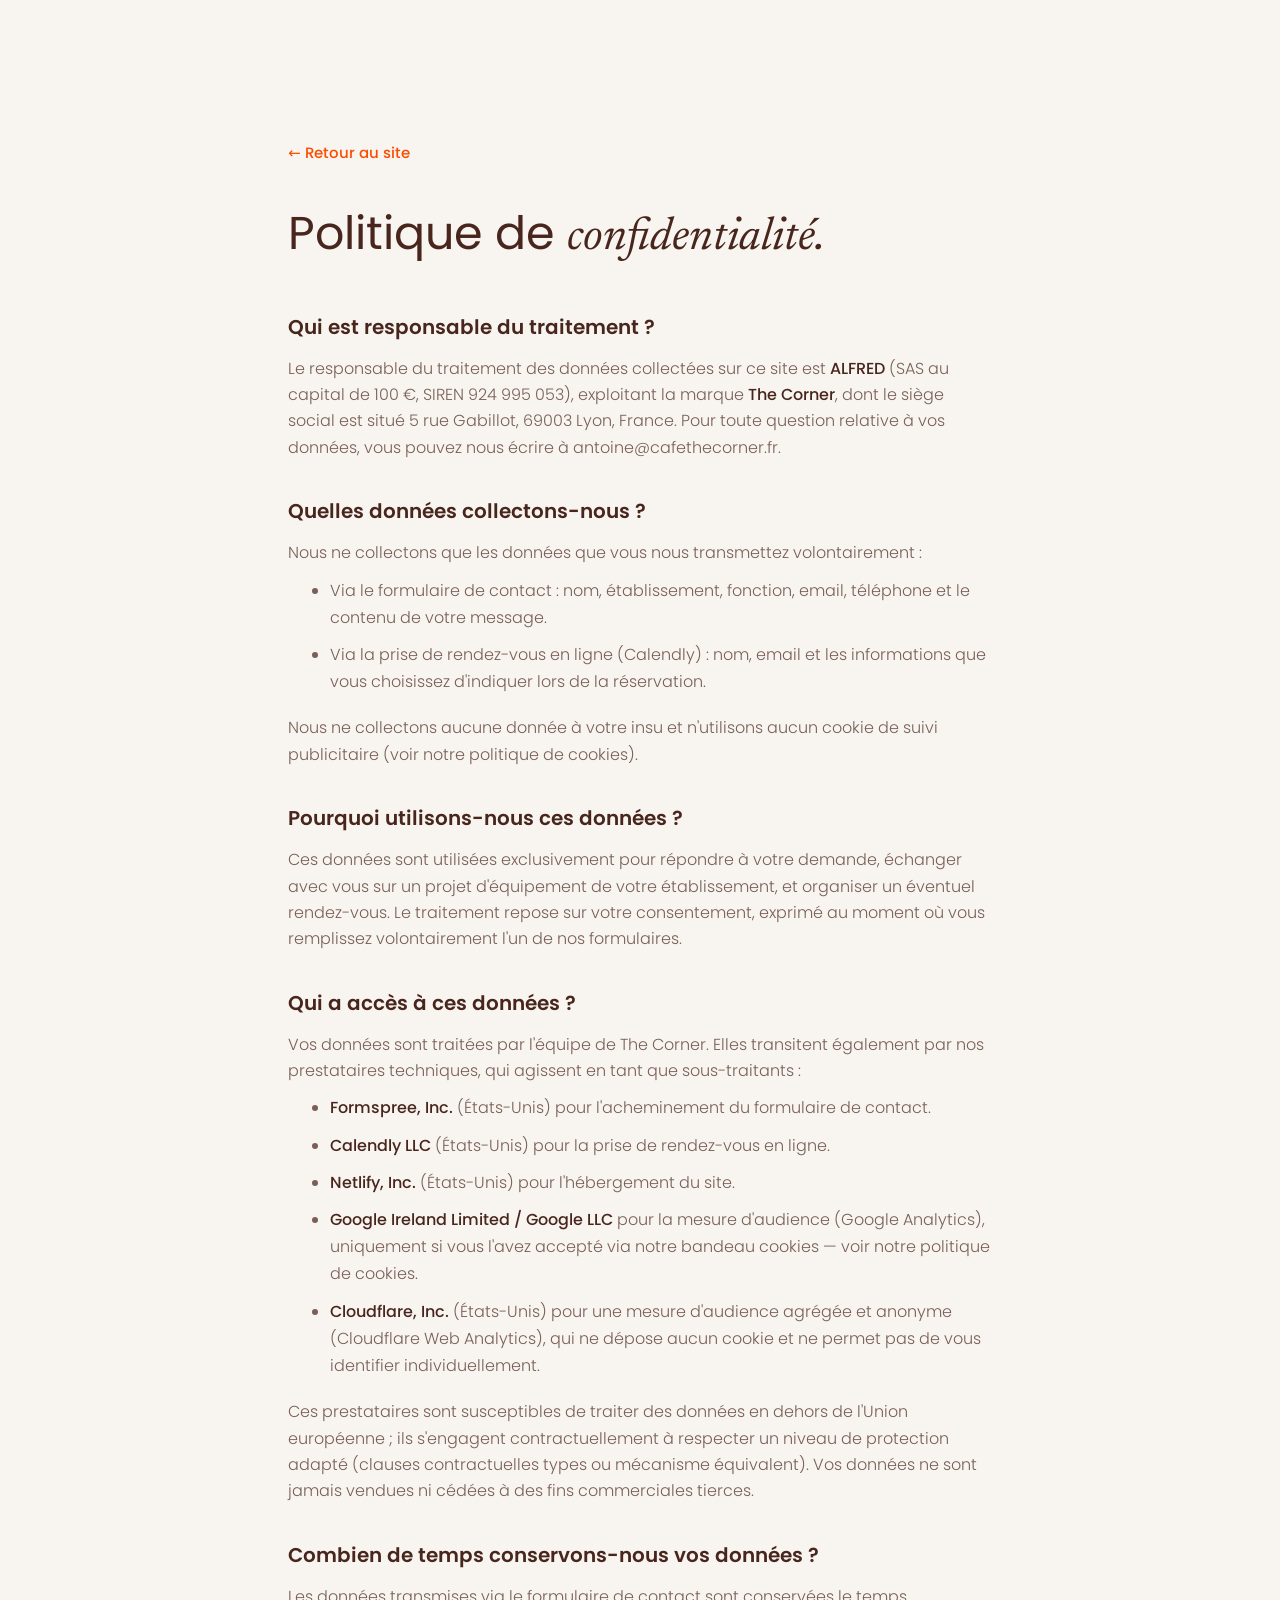
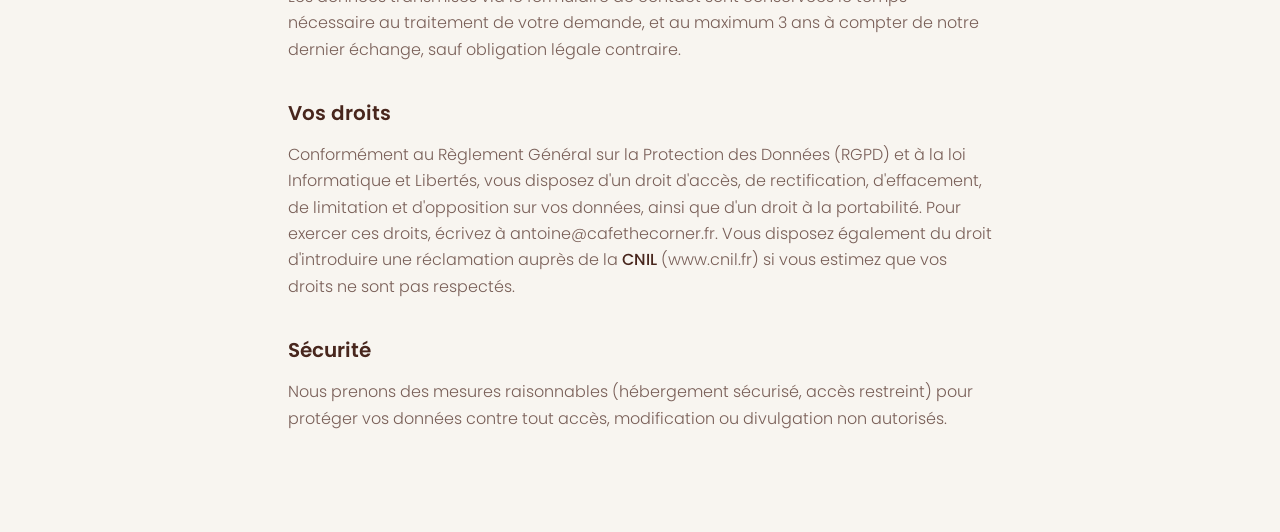
<file: politique-confidentialite.html>
<!DOCTYPE html>
<html lang="fr">
<head>
  <meta charset="UTF-8">
  <meta name="viewport" content="width=device-width, initial-scale=1.0">
  <title>Politique de confidentialité — The Corner</title>
  <meta name="robots" content="noindex">
  <link rel="icon" type="image/png" href="assets/img/logos/favicon-v2.png">
  <link rel="apple-touch-icon" href="assets/img/logos/apple-touch-icon.png">
  <link rel="preload" href="assets/fonts/Poppins-Regular.woff2" as="font" type="font/woff2" crossorigin>
  <link rel="preload" href="assets/fonts/Newsreader-Italic.woff2" as="font" type="font/woff2" crossorigin>
  <link rel="stylesheet" href="assets/css/style.css">
</head>
<body>
  <main class="legal">
    <a href="index.html" class="legal__back">← Retour au site</a>
    <h1>Politique de <em>confidentialité.</em></h1>

    <h2>Qui est responsable du traitement&nbsp;?</h2>
    <p>
      Le responsable du traitement des données collectées sur ce site est <strong>ALFRED</strong> (SAS au capital
      de 100&nbsp;€, SIREN 924&nbsp;995&nbsp;053), exploitant la marque <strong>The Corner</strong>, dont le siège
      social est situé 5 rue Gabillot, 69003 Lyon, France. Pour toute question relative à vos données, vous
      pouvez nous écrire à <a href="mailto:antoine@cafethecorner.fr">antoine@cafethecorner.fr</a>.
    </p>

    <h2>Quelles données collectons-nous&nbsp;?</h2>
    <p>
      Nous ne collectons que les données que vous nous transmettez volontairement&nbsp;:
    </p>
    <ul style="margin:0 0 20px 20px; color:var(--brun-soft); line-height:1.7;">
      <li>Via le formulaire de contact&nbsp;: nom, établissement, fonction, email, téléphone et le contenu de votre message.</li>
      <li>Via la prise de rendez-vous en ligne (Calendly)&nbsp;: nom, email et les informations que vous choisissez d'indiquer lors de la réservation.</li>
    </ul>
    <p>Nous ne collectons aucune donnée à votre insu et n'utilisons aucun cookie de suivi publicitaire (voir notre <a href="politique-cookies.html">politique de cookies</a>).</p>

    <h2>Pourquoi utilisons-nous ces données&nbsp;?</h2>
    <p>
      Ces données sont utilisées exclusivement pour répondre à votre demande, échanger avec vous sur un
      projet d'équipement de votre établissement, et organiser un éventuel rendez-vous. Le traitement repose
      sur votre consentement, exprimé au moment où vous remplissez volontairement l'un de nos formulaires.
    </p>

    <h2>Qui a accès à ces données&nbsp;?</h2>
    <p>
      Vos données sont traitées par l'équipe de The Corner. Elles transitent également par nos prestataires
      techniques, qui agissent en tant que sous-traitants&nbsp;:
    </p>
    <ul style="margin:0 0 20px 20px; color:var(--brun-soft); line-height:1.7;">
      <li><strong>Formspree, Inc.</strong> (États-Unis) pour l'acheminement du formulaire de contact.</li>
      <li><strong>Calendly LLC</strong> (États-Unis) pour la prise de rendez-vous en ligne.</li>
      <li><strong>Netlify, Inc.</strong> (États-Unis) pour l'hébergement du site.</li>
      <li><strong>Google Ireland Limited / Google LLC</strong> pour la mesure d'audience (Google Analytics), uniquement si vous l'avez accepté via notre bandeau cookies — voir notre <a href="politique-cookies.html">politique de cookies</a>.</li>
      <li><strong>Cloudflare, Inc.</strong> (États-Unis) pour une mesure d'audience agrégée et anonyme (Cloudflare Web Analytics), qui ne dépose aucun cookie et ne permet pas de vous identifier individuellement.</li>
    </ul>
    <p>
      Ces prestataires sont susceptibles de traiter des données en dehors de l'Union européenne&nbsp;; ils
      s'engagent contractuellement à respecter un niveau de protection adapté (clauses contractuelles types ou
      mécanisme équivalent). Vos données ne sont jamais vendues ni cédées à des fins commerciales tierces.
    </p>

    <h2>Combien de temps conservons-nous vos données&nbsp;?</h2>
    <p>
      Les données transmises via le formulaire de contact sont conservées le temps nécessaire au traitement de
      votre demande, et au maximum 3 ans à compter de notre dernier échange, sauf obligation légale contraire.
    </p>

    <h2>Vos droits</h2>
    <p>
      Conformément au Règlement Général sur la Protection des Données (RGPD) et à la loi Informatique et
      Libertés, vous disposez d'un droit d'accès, de rectification, d'effacement, de limitation et
      d'opposition sur vos données, ainsi que d'un droit à la portabilité. Pour exercer ces droits, écrivez à
      <a href="mailto:antoine@cafethecorner.fr">antoine@cafethecorner.fr</a>. Vous disposez également du droit
      d'introduire une réclamation auprès de la <strong>CNIL</strong> (<a href="https://www.cnil.fr" target="_blank" rel="noopener">www.cnil.fr</a>)
      si vous estimez que vos droits ne sont pas respectés.
    </p>

    <h2>Sécurité</h2>
    <p>
      Nous prenons des mesures raisonnables (hébergement sécurisé, accès restreint) pour protéger vos données
      contre tout accès, modification ou divulgation non autorisés.
    </p>
  </main>
<!-- Cloudflare Web Analytics (chargé après le load pour ne pas concurrencer le rendu initial) -->
<script>
function loadCfBeacon() {
  var s = document.createElement('script');
  s.type = 'module';
  s.src = 'https://static.cloudflareinsights.com/beacon.min.js';
  s.setAttribute('data-cf-beacon', '{"token": "94f4d6f1435a416b84dbb6d8daf969ca"}');
  document.body.appendChild(s);
}
window.addEventListener('load', function () {
  if ('requestIdleCallback' in window) {
    requestIdleCallback(loadCfBeacon, { timeout: 4000 });
  } else {
    setTimeout(loadCfBeacon, 2500);
  }
});
</script>
</body>
</html>
</file>
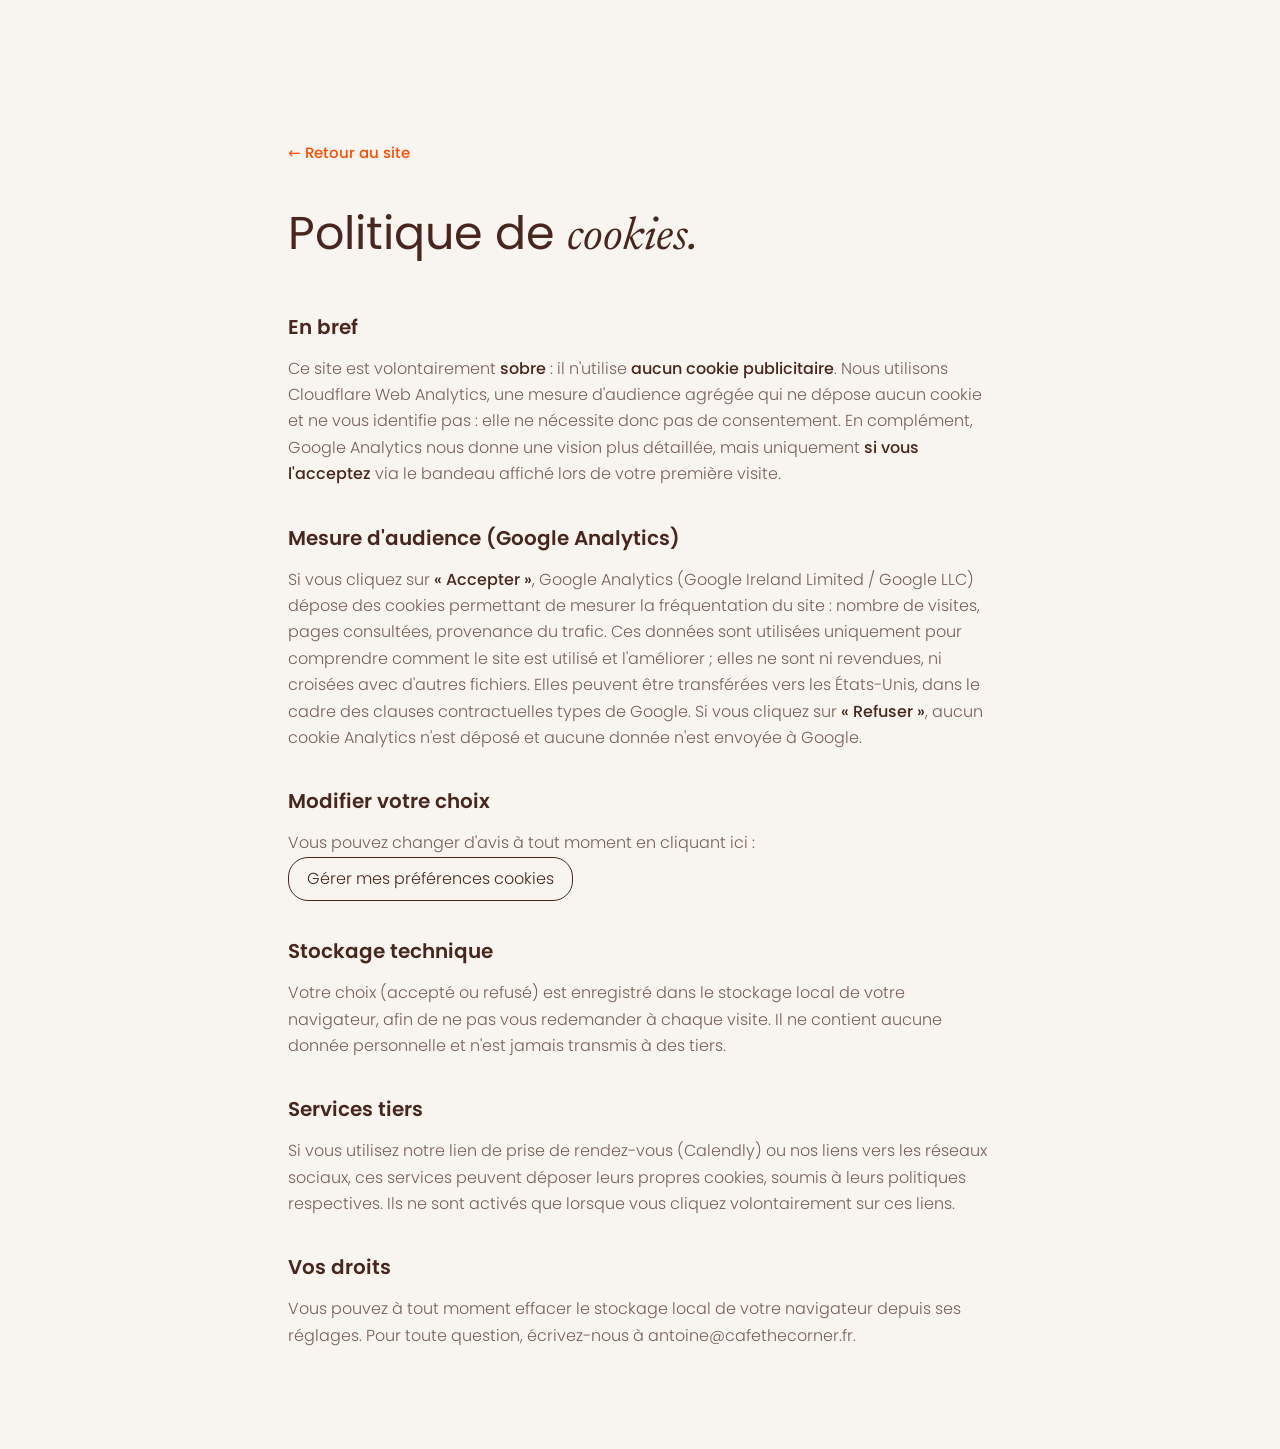
<file: politique-cookies.html>
<!DOCTYPE html>
<html lang="fr">
<head>
  <meta charset="UTF-8">
  <meta name="viewport" content="width=device-width, initial-scale=1.0">
  <title>Politique de cookies — The Corner</title>
  <meta name="robots" content="noindex">
  <link rel="icon" type="image/png" href="assets/img/logos/favicon-v2.png">
  <link rel="apple-touch-icon" href="assets/img/logos/apple-touch-icon.png">
  <link rel="preload" href="assets/fonts/Poppins-Regular.woff2" as="font" type="font/woff2" crossorigin>
  <link rel="preload" href="assets/fonts/Newsreader-Italic.woff2" as="font" type="font/woff2" crossorigin>
  <link rel="stylesheet" href="assets/css/style.css">
</head>
<body>
  <main class="legal">
    <a href="index.html" class="legal__back">← Retour au site</a>
    <h1>Politique de <em>cookies.</em></h1>

    <h2>En bref</h2>
    <p>
      Ce site est volontairement <strong>sobre</strong>&nbsp;: il n'utilise <strong>aucun cookie publicitaire</strong>.
      Nous utilisons Cloudflare Web Analytics, une mesure d'audience agrégée qui ne dépose aucun cookie et ne
      vous identifie pas : elle ne nécessite donc pas de consentement. En complément, Google Analytics nous
      donne une vision plus détaillée, mais uniquement <strong>si vous l'acceptez</strong> via le bandeau
      affiché lors de votre première visite.
    </p>

    <h2>Mesure d'audience (Google Analytics)</h2>
    <p>
      Si vous cliquez sur <strong>« Accepter »</strong>, Google Analytics (Google Ireland Limited / Google LLC)
      dépose des cookies permettant de mesurer la fréquentation du site&nbsp;: nombre de visites, pages
      consultées, provenance du trafic. Ces données sont utilisées uniquement pour comprendre comment le site
      est utilisé et l'améliorer ; elles ne sont ni revendues, ni croisées avec d'autres fichiers. Elles peuvent
      être transférées vers les États-Unis, dans le cadre des clauses contractuelles types de Google.
      Si vous cliquez sur <strong>« Refuser »</strong>, aucun cookie Analytics n'est déposé et aucune donnée
      n'est envoyée à Google.
    </p>

    <h2>Modifier votre choix</h2>
    <p>
      Vous pouvez changer d'avis à tout moment en cliquant ici&nbsp;:
      <button type="button" id="cookiePrefsReset" style="background:none; border:1px solid var(--brun); color:var(--brun); border-radius:20px; padding:8px 18px; font:inherit; cursor:pointer;">Gérer mes préférences cookies</button>
    </p>

    <h2>Stockage technique</h2>
    <p>
      Votre choix (accepté ou refusé) est enregistré dans le stockage local de votre navigateur, afin de ne pas
      vous redemander à chaque visite. Il ne contient aucune donnée personnelle et n'est jamais transmis à des
      tiers.
    </p>

    <h2>Services tiers</h2>
    <p>
      Si vous utilisez notre lien de prise de rendez-vous (Calendly) ou nos liens vers les réseaux sociaux,
      ces services peuvent déposer leurs propres cookies, soumis à leurs politiques respectives. Ils ne sont
      activés que lorsque vous cliquez volontairement sur ces liens.
    </p>

    <h2>Vos droits</h2>
    <p>
      Vous pouvez à tout moment effacer le stockage local de votre navigateur depuis ses réglages.
      Pour toute question, écrivez-nous à
      <a href="mailto:antoine@cafethecorner.fr">antoine@cafethecorner.fr</a>.
    </p>
  </main>
  <script>
    document.getElementById('cookiePrefsReset')?.addEventListener('click', () => {
      try { localStorage.removeItem('tc_cookie_consent'); } catch (_) {}
      window.location.href = 'index.html';
    });
  </script>
<!-- Cloudflare Web Analytics (chargé après le load pour ne pas concurrencer le rendu initial) -->
<script>
function loadCfBeacon() {
  var s = document.createElement('script');
  s.type = 'module';
  s.src = 'https://static.cloudflareinsights.com/beacon.min.js';
  s.setAttribute('data-cf-beacon', '{"token": "94f4d6f1435a416b84dbb6d8daf969ca"}');
  document.body.appendChild(s);
}
window.addEventListener('load', function () {
  if ('requestIdleCallback' in window) {
    requestIdleCallback(loadCfBeacon, { timeout: 4000 });
  } else {
    setTimeout(loadCfBeacon, 2500);
  }
});
</script>
</body>
</html>
</file>
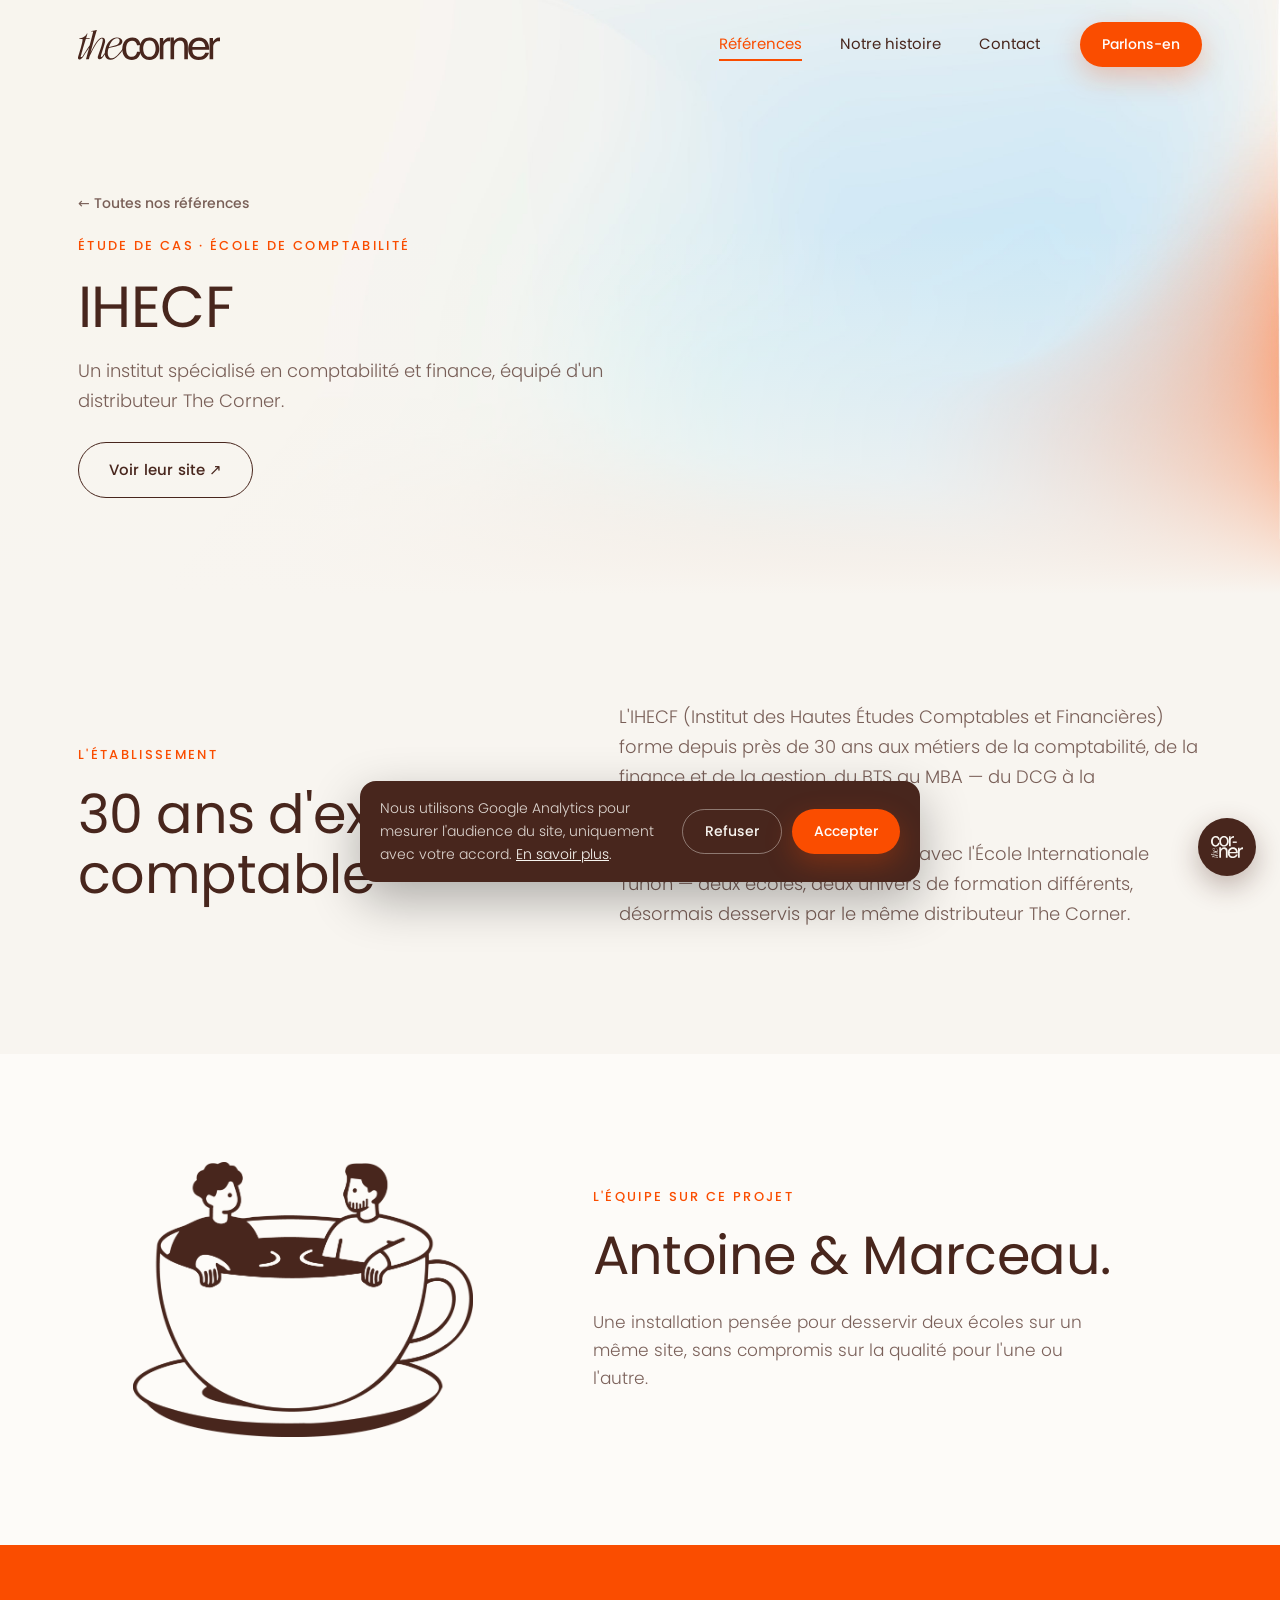
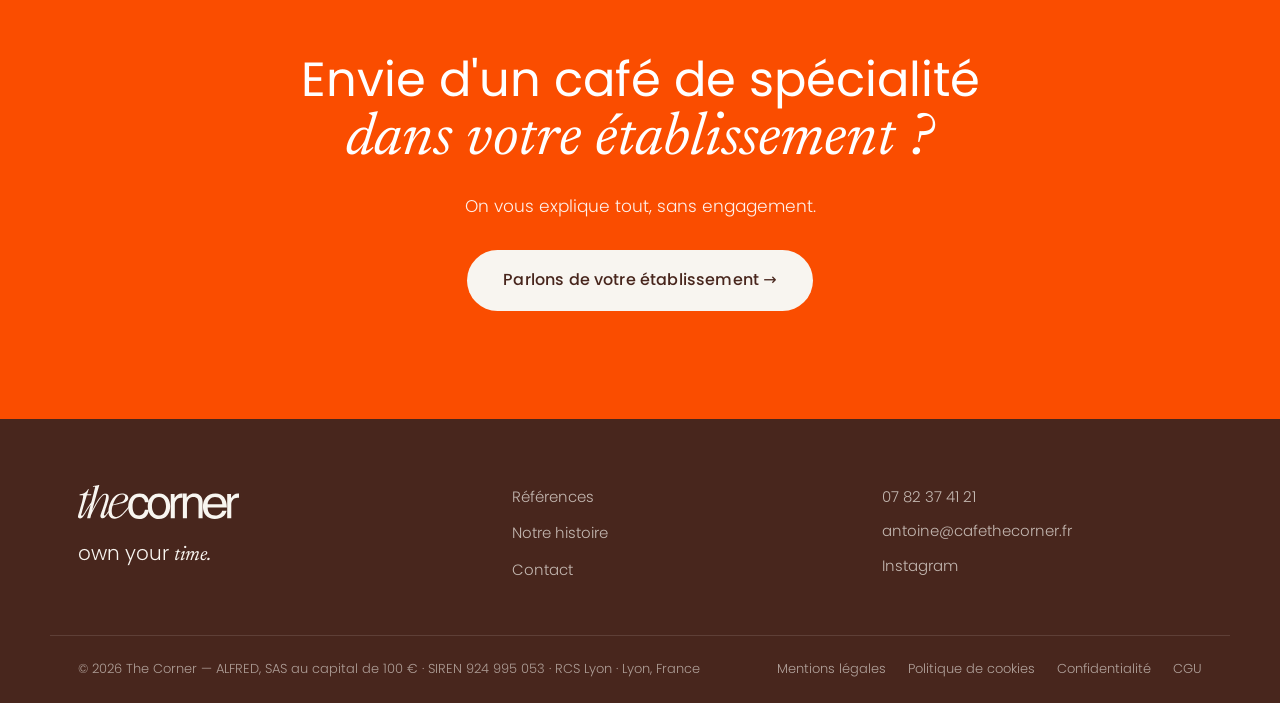
<file: reference-ihecf.html>
<!DOCTYPE html>
<html lang="fr">
<head>
  <meta charset="UTF-8">
  <meta name="viewport" content="width=device-width, initial-scale=1.0">
  <title>IHECF — Étude de cas | The Corner</title>
  <meta name="description" content="Comment The Corner a équipé l'IHECF, institut des hautes études comptables et financières à Lyon, d'un distributeur de café de spécialité.">
  <meta property="og:title" content="IHECF — Étude de cas | The Corner">
  <meta property="og:description" content="Comment The Corner a équipé l'IHECF, institut des hautes études comptables et financières à Lyon, d'un distributeur de café de spécialité.">
  <meta property="og:type" content="website">
  <link rel="canonical" href="https://cafethecorner.fr/reference-ihecf.html">
  <meta property="og:image" content="https://cafethecorner.fr/assets/img/photos/og-image.jpg">
  <meta name="twitter:card" content="summary_large_image">
  <link rel="icon" type="image/png" href="assets/img/logos/favicon-v2.png">
  <link rel="apple-touch-icon" href="assets/img/logos/apple-touch-icon.png">
  <link rel="preload" href="assets/fonts/Poppins-Regular.woff2" as="font" type="font/woff2" crossorigin>
  <link rel="preload" href="assets/fonts/Newsreader-Italic.woff2" as="font" type="font/woff2" crossorigin>
  <link rel="stylesheet" href="assets/css/style.css">
  <link rel="preload" as="style" href="https://assets.calendly.com/assets/external/widget.css" onload="this.onload=null;this.rel='stylesheet'">
  <noscript><link rel="stylesheet" href="https://assets.calendly.com/assets/external/widget.css"></noscript>
</head>
<body class="subpage">

  <header class="header" id="header">
    <div class="container header__inner">
      <a href="index.html" class="header__logo" aria-label="The Corner — accueil">
        <img class="header__logo-img header__logo-img--dark" src="assets/img/logos/logo_principal_marron.svg" alt="The Corner" width="160" height="32">
        <img class="header__logo-img header__logo-img--light" src="assets/img/logos/logo_principal_blanc.svg" alt="The Corner" width="160" height="32">
      </a>
      <div class="header__right">
        <nav class="nav" id="nav" aria-label="Navigation principale">
          <div class="nav__top">
            <a href="index.html" aria-label="The Corner — accueil"><img src="assets/img/logos/logo_principal_marron.svg" alt="The Corner" width="140" height="28"></a>
            <button class="nav__close" id="navClose" aria-label="Fermer le menu">✕</button>
          </div>
          <p class="nav__kicker">Menu /</p>
          <div class="nav__links">
            <a href="references.html" class="nav__link nav__link--active" aria-current="page">Références</a>
            <a href="histoire.html" class="nav__link">Notre histoire</a>
            <a href="contact.html" class="nav__link">Contact</a>
          </div>
          <div class="nav__divider"></div>
          <div class="nav__contact">
            <p class="nav__kicker">The Corner /</p>
            <a href="mailto:antoine@cafethecorner.fr">antoine@cafethecorner.fr</a>
          </div>
          <div class="nav__cols">
            <div>
              <p class="nav__kicker">Légal /</p>
              <a href="mentions-legales.html">Mentions légales</a>
              <a href="politique-cookies.html">Politique de cookies</a>
              <a href="politique-confidentialite.html">Confidentialité</a>
              <a href="cgu.html">CGU</a>
            </div>
            <div>
              <p class="nav__kicker">Suivre /</p>
              <a href="https://instagram.com/thecorner.coffee" target="_blank" rel="noopener">Instagram ↗</a>
            </div>
          </div>
          <span class="nav__handle" aria-hidden="true"></span>
        </nav>
        <div class="header__actions">
          <a href="contact.html" class="btn btn--primary btn--small" data-book-call>Parlons-en</a>
          <button class="burger" id="burger" aria-label="Ouvrir le menu" aria-expanded="false"><span></span><span></span></button>
        </div>
      </div>
    </div>
  </header>

  <main>

    <section class="pagehero">
      <div class="container">
        <a href="references.html" class="refs-back">← Toutes nos références</a>
        <p class="eyebrow">Étude de cas · École de comptabilité</p>
        <h1 class="pagehero__title">IHECF</h1>
        <p class="pagehero__lead">Un institut spécialisé en comptabilité et finance, équipé d'un distributeur The Corner.</p>
        <div class="pagehero__actions">
          <a href="https://www.ihecf.fr" target="_blank" rel="noopener" class="btn btn--ghost">Voir leur site ↗</a>
        </div>
      </div>
    </section>

    <!-- L'ÉTABLISSEMENT -->
    <section class="section">
      <div class="container problem__inner">
        <div>
          <p class="eyebrow">L'établissement</p>
          <h2 class="section__title">30 ans d'expertise comptable</h2>
        </div>
        <div class="problem__col--text">
          <p>L'IHECF (Institut des Hautes Études Comptables et Financières) forme depuis près de 30 ans aux métiers de la comptabilité, de la finance et de la gestion, du BTS au MBA — du DCG à la préparation au DEC.</p>
          <p>L'institut partage son site lyonnais avec l'École Internationale Tunon — deux écoles, deux univers de formation différents, désormais desservis par le même distributeur The Corner.</p>
        </div>
      </div>
    </section>

    <!-- ÉQUIPE -->
    <section class="section section--alt">
      <div class="container partner__inner">
        <figure class="partner__illu reveal" aria-hidden="true"><img src="assets/img/illustrations/duo-tasse.png" alt=""></figure>
        <div class="partner__content reveal reveal--delay">
          <p class="eyebrow">L'équipe sur ce projet</p>
          <h2 class="section__title">Antoine &amp; Marceau.</h2>
          <p class="partner__text">Une installation pensée pour desservir deux écoles sur un même site, sans compromis sur la qualité pour l'une ou l'autre.</p>
        </div>
      </div>
    </section>

    <section class="cta section section--orange">
      <div class="container reveal">
        <h2 class="cta__title">Envie d'un café de spécialité<br><em>dans votre établissement&nbsp;?</em></h2>
        <p class="cta__text">On vous explique tout, sans engagement.</p>
        <a href="contact.html" class="btn btn--light btn--big">Parlons de votre établissement →</a>
      </div>
    </section>

  </main>

  <footer class="footer">
    <div class="container footer__inner">
      <div class="footer__brand">
        <img src="assets/img/logos/logo_principal_blanc.svg" alt="The Corner" width="180" height="36">
        <p class="footer__baseline">own your <em>time.</em></p>
      </div>
      <nav class="footer__nav" aria-label="Pied de page">
        <a href="references.html">Références</a>
        <a href="histoire.html">Notre histoire</a>
        <a href="contact.html">Contact</a>
      </nav>
      <div class="footer__meta">
        <p><a href="tel:+33782374121">07 82 37 41 21</a></p>
        <p><a href="mailto:antoine@cafethecorner.fr">antoine@cafethecorner.fr</a></p>
        <p><a href="https://instagram.com/thecorner.coffee" target="_blank" rel="noopener">Instagram</a></p>
      </div>
    </div>
    <div class="container footer__legal">
      <p>© 2026 The Corner — ALFRED, SAS au capital de 100 € · SIREN 924 995 053 · RCS Lyon · Lyon, France</p>
      <p class="footer__legal-links"><a href="mentions-legales.html">Mentions légales</a><a href="politique-cookies.html">Politique de cookies</a><a href="politique-confidentialite.html">Confidentialité</a><a href="cgu.html">CGU</a></p>
    </div>
  </footer>

  <div class="cookie" id="cookieBanner" hidden>
    <p>Nous utilisons Google Analytics pour mesurer l'audience du site, uniquement avec votre accord. <a href="politique-cookies.html">En savoir plus</a>.</p>
    <div class="cookie__actions">
      <button class="btn btn--small btn--ghost" id="cookieRefuse">Refuser</button>
      <button class="btn btn--small btn--primary" id="cookieAccept">Accepter</button>
    </div>
  </div>

  <script src="https://assets.calendly.com/assets/external/widget.js" async></script>
  <script src="assets/js/main.js" defer></script>
<!-- Cloudflare Web Analytics (chargé après le load pour ne pas concurrencer le rendu initial) -->
<script>
function loadCfBeacon() {
  var s = document.createElement('script');
  s.type = 'module';
  s.src = 'https://static.cloudflareinsights.com/beacon.min.js';
  s.setAttribute('data-cf-beacon', '{"token": "94f4d6f1435a416b84dbb6d8daf969ca"}');
  document.body.appendChild(s);
}
window.addEventListener('load', function () {
  if ('requestIdleCallback' in window) {
    requestIdleCallback(loadCfBeacon, { timeout: 4000 });
  } else {
    setTimeout(loadCfBeacon, 2500);
  }
});
</script>
</body>
</html>
</file>
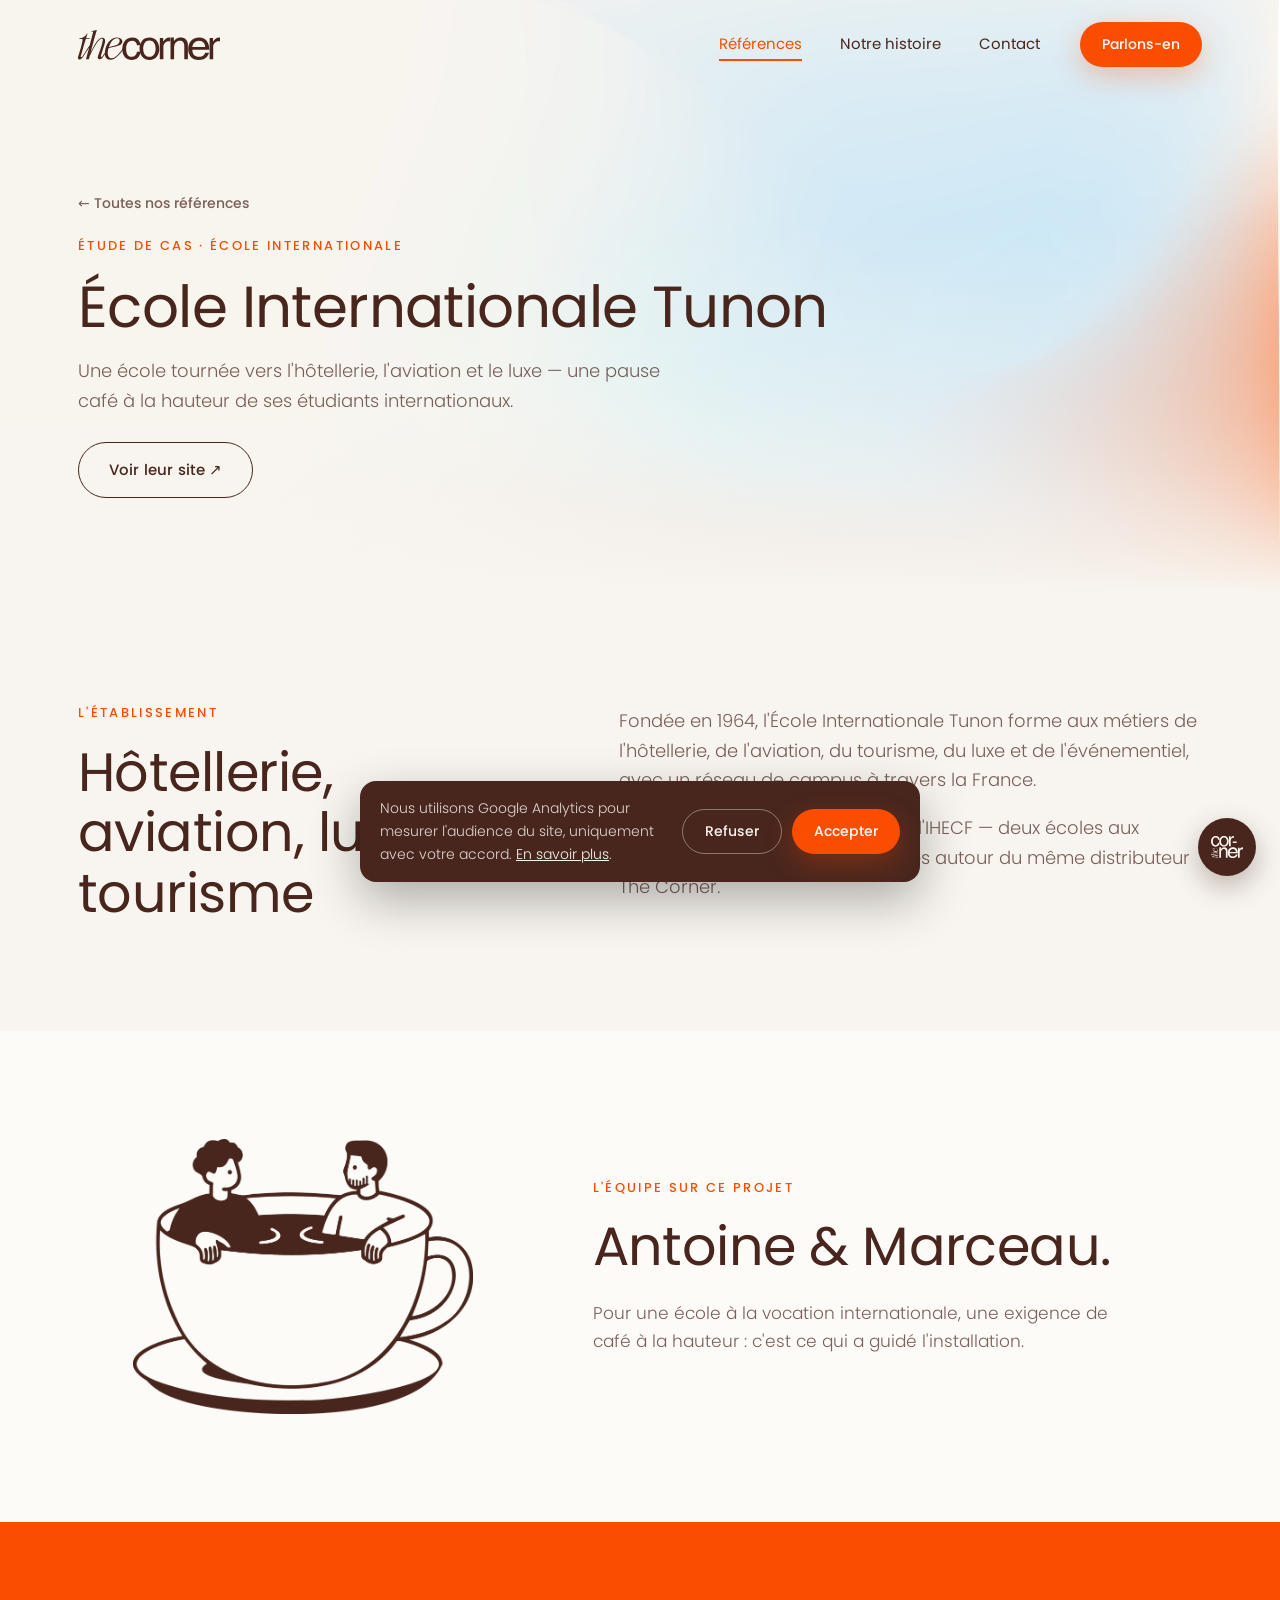
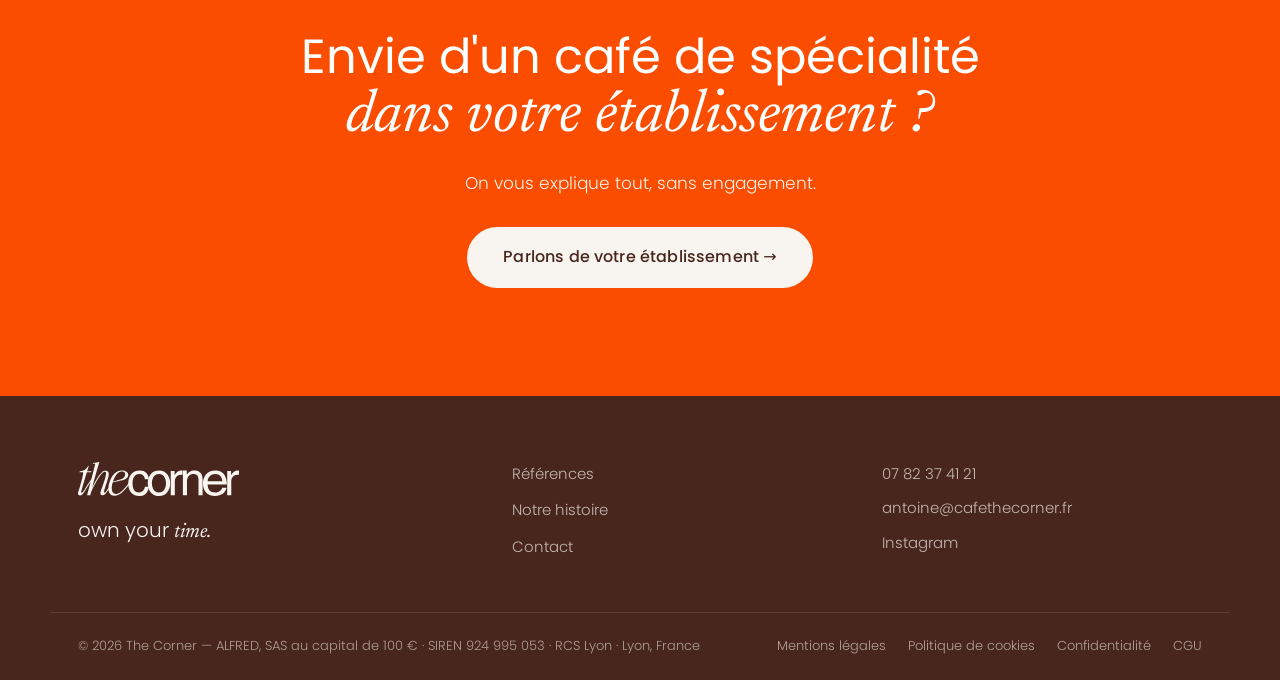
<file: reference-tunon.html>
<!DOCTYPE html>
<html lang="fr">
<head>
  <meta charset="UTF-8">
  <meta name="viewport" content="width=device-width, initial-scale=1.0">
  <title>École Internationale Tunon — Étude de cas | The Corner</title>
  <meta name="description" content="Comment The Corner a équipé l'École Internationale Tunon à Lyon d'un distributeur de café de spécialité, pour ses étudiants en hôtellerie et international.">
  <meta property="og:title" content="École Internationale Tunon — Étude de cas | The Corner">
  <meta property="og:description" content="Comment The Corner a équipé l'École Internationale Tunon à Lyon d'un distributeur de café de spécialité, pour ses étudiants en hôtellerie et international.">
  <meta property="og:type" content="website">
  <link rel="canonical" href="https://cafethecorner.fr/reference-tunon.html">
  <meta property="og:image" content="https://cafethecorner.fr/assets/img/photos/og-image.jpg">
  <meta name="twitter:card" content="summary_large_image">
  <link rel="icon" type="image/png" href="assets/img/logos/favicon-v2.png">
  <link rel="apple-touch-icon" href="assets/img/logos/apple-touch-icon.png">
  <link rel="preload" href="assets/fonts/Poppins-Regular.woff2" as="font" type="font/woff2" crossorigin>
  <link rel="preload" href="assets/fonts/Newsreader-Italic.woff2" as="font" type="font/woff2" crossorigin>
  <link rel="stylesheet" href="assets/css/style.css">
  <link rel="preload" as="style" href="https://assets.calendly.com/assets/external/widget.css" onload="this.onload=null;this.rel='stylesheet'">
  <noscript><link rel="stylesheet" href="https://assets.calendly.com/assets/external/widget.css"></noscript>
</head>
<body class="subpage">

  <header class="header" id="header">
    <div class="container header__inner">
      <a href="index.html" class="header__logo" aria-label="The Corner — accueil">
        <img class="header__logo-img header__logo-img--dark" src="assets/img/logos/logo_principal_marron.svg" alt="The Corner" width="160" height="32">
        <img class="header__logo-img header__logo-img--light" src="assets/img/logos/logo_principal_blanc.svg" alt="The Corner" width="160" height="32">
      </a>
      <div class="header__right">
        <nav class="nav" id="nav" aria-label="Navigation principale">
          <div class="nav__top">
            <a href="index.html" aria-label="The Corner — accueil"><img src="assets/img/logos/logo_principal_marron.svg" alt="The Corner" width="140" height="28"></a>
            <button class="nav__close" id="navClose" aria-label="Fermer le menu">✕</button>
          </div>
          <p class="nav__kicker">Menu /</p>
          <div class="nav__links">
            <a href="references.html" class="nav__link nav__link--active" aria-current="page">Références</a>
            <a href="histoire.html" class="nav__link">Notre histoire</a>
            <a href="contact.html" class="nav__link">Contact</a>
          </div>
          <div class="nav__divider"></div>
          <div class="nav__contact">
            <p class="nav__kicker">The Corner /</p>
            <a href="mailto:antoine@cafethecorner.fr">antoine@cafethecorner.fr</a>
          </div>
          <div class="nav__cols">
            <div>
              <p class="nav__kicker">Légal /</p>
              <a href="mentions-legales.html">Mentions légales</a>
              <a href="politique-cookies.html">Politique de cookies</a>
              <a href="politique-confidentialite.html">Confidentialité</a>
              <a href="cgu.html">CGU</a>
            </div>
            <div>
              <p class="nav__kicker">Suivre /</p>
              <a href="https://instagram.com/thecorner.coffee" target="_blank" rel="noopener">Instagram ↗</a>
            </div>
          </div>
          <span class="nav__handle" aria-hidden="true"></span>
        </nav>
        <div class="header__actions">
          <a href="contact.html" class="btn btn--primary btn--small" data-book-call>Parlons-en</a>
          <button class="burger" id="burger" aria-label="Ouvrir le menu" aria-expanded="false"><span></span><span></span></button>
        </div>
      </div>
    </div>
  </header>

  <main>

    <section class="pagehero">
      <div class="container">
        <a href="references.html" class="refs-back">← Toutes nos références</a>
        <p class="eyebrow">Étude de cas · École internationale</p>
        <h1 class="pagehero__title">École Internationale Tunon</h1>
        <p class="pagehero__lead">Une école tournée vers l'hôtellerie, l'aviation et le luxe — une pause café à la hauteur de ses étudiants internationaux.</p>
        <div class="pagehero__actions">
          <a href="https://www.ecole-tunon.com" target="_blank" rel="noopener" class="btn btn--ghost">Voir leur site ↗</a>
        </div>
      </div>
    </section>

    <!-- L'ÉTABLISSEMENT -->
    <section class="section">
      <div class="container problem__inner">
        <div>
          <p class="eyebrow">L'établissement</p>
          <h2 class="section__title">Hôtellerie, aviation, luxe &amp; tourisme</h2>
        </div>
        <div class="problem__col--text">
          <p>Fondée en 1964, l'École Internationale Tunon forme aux métiers de l'hôtellerie, de l'aviation, du tourisme, du luxe et de l'événementiel, avec un réseau de campus à travers la France.</p>
          <p>À Lyon, elle partage son site avec l'IHECF — deux écoles aux formations bien différentes, réunies autour du même distributeur The Corner.</p>
        </div>
      </div>
    </section>

    <!-- ÉQUIPE -->
    <section class="section section--alt">
      <div class="container partner__inner">
        <figure class="partner__illu reveal" aria-hidden="true"><img src="assets/img/illustrations/duo-tasse.png" alt=""></figure>
        <div class="partner__content reveal reveal--delay">
          <p class="eyebrow">L'équipe sur ce projet</p>
          <h2 class="section__title">Antoine &amp; Marceau.</h2>
          <p class="partner__text">Pour une école à la vocation internationale, une exigence de café à la hauteur&nbsp;: c'est ce qui a guidé l'installation.</p>
        </div>
      </div>
    </section>

    <section class="cta section section--orange">
      <div class="container reveal">
        <h2 class="cta__title">Envie d'un café de spécialité<br><em>dans votre établissement&nbsp;?</em></h2>
        <p class="cta__text">On vous explique tout, sans engagement.</p>
        <a href="contact.html" class="btn btn--light btn--big">Parlons de votre établissement →</a>
      </div>
    </section>

  </main>

  <footer class="footer">
    <div class="container footer__inner">
      <div class="footer__brand">
        <img src="assets/img/logos/logo_principal_blanc.svg" alt="The Corner" width="180" height="36">
        <p class="footer__baseline">own your <em>time.</em></p>
      </div>
      <nav class="footer__nav" aria-label="Pied de page">
        <a href="references.html">Références</a>
        <a href="histoire.html">Notre histoire</a>
        <a href="contact.html">Contact</a>
      </nav>
      <div class="footer__meta">
        <p><a href="tel:+33782374121">07 82 37 41 21</a></p>
        <p><a href="mailto:antoine@cafethecorner.fr">antoine@cafethecorner.fr</a></p>
        <p><a href="https://instagram.com/thecorner.coffee" target="_blank" rel="noopener">Instagram</a></p>
      </div>
    </div>
    <div class="container footer__legal">
      <p>© 2026 The Corner — ALFRED, SAS au capital de 100 € · SIREN 924 995 053 · RCS Lyon · Lyon, France</p>
      <p class="footer__legal-links"><a href="mentions-legales.html">Mentions légales</a><a href="politique-cookies.html">Politique de cookies</a><a href="politique-confidentialite.html">Confidentialité</a><a href="cgu.html">CGU</a></p>
    </div>
  </footer>

  <div class="cookie" id="cookieBanner" hidden>
    <p>Nous utilisons Google Analytics pour mesurer l'audience du site, uniquement avec votre accord. <a href="politique-cookies.html">En savoir plus</a>.</p>
    <div class="cookie__actions">
      <button class="btn btn--small btn--ghost" id="cookieRefuse">Refuser</button>
      <button class="btn btn--small btn--primary" id="cookieAccept">Accepter</button>
    </div>
  </div>

  <script src="https://assets.calendly.com/assets/external/widget.js" async></script>
  <script src="assets/js/main.js" defer></script>
<!-- Cloudflare Web Analytics (chargé après le load pour ne pas concurrencer le rendu initial) -->
<script>
function loadCfBeacon() {
  var s = document.createElement('script');
  s.type = 'module';
  s.src = 'https://static.cloudflareinsights.com/beacon.min.js';
  s.setAttribute('data-cf-beacon', '{"token": "94f4d6f1435a416b84dbb6d8daf969ca"}');
  document.body.appendChild(s);
}
window.addEventListener('load', function () {
  if ('requestIdleCallback' in window) {
    requestIdleCallback(loadCfBeacon, { timeout: 4000 });
  } else {
    setTimeout(loadCfBeacon, 2500);
  }
});
</script>
</body>
</html>
</file>
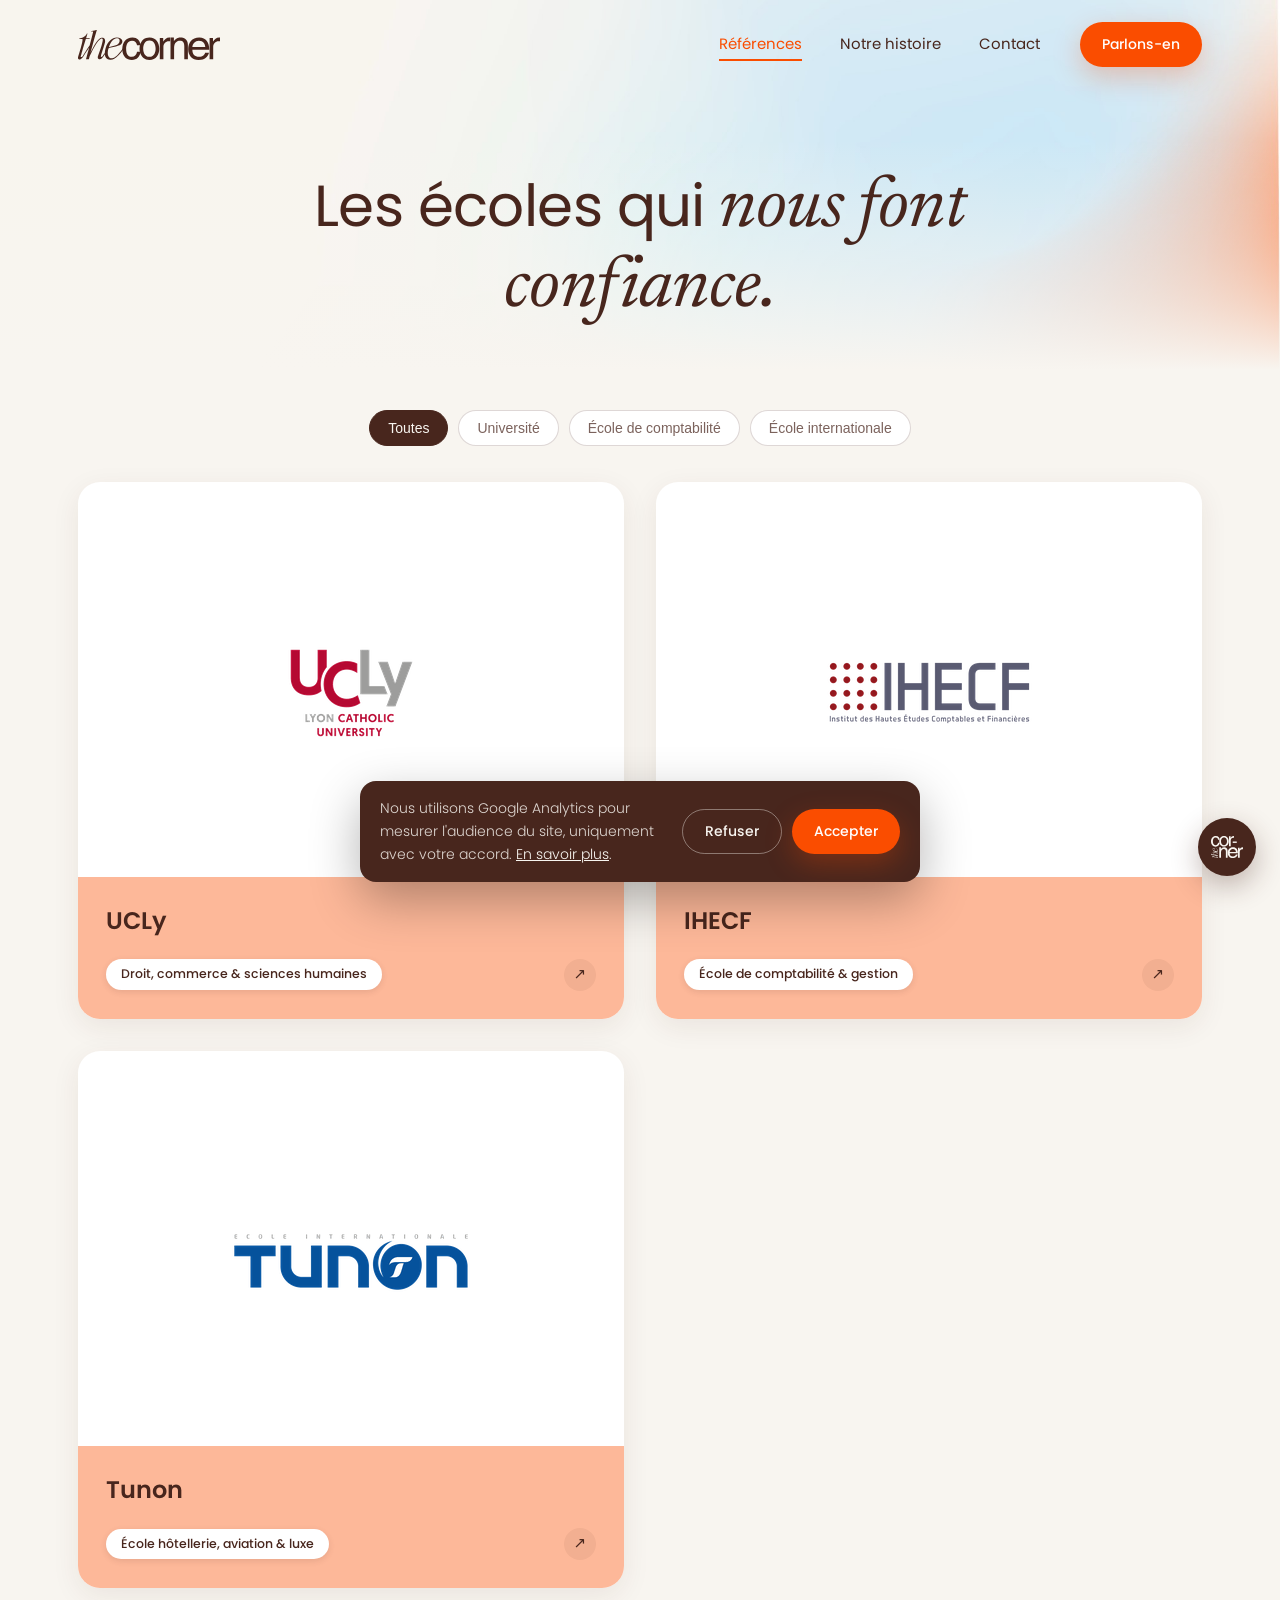
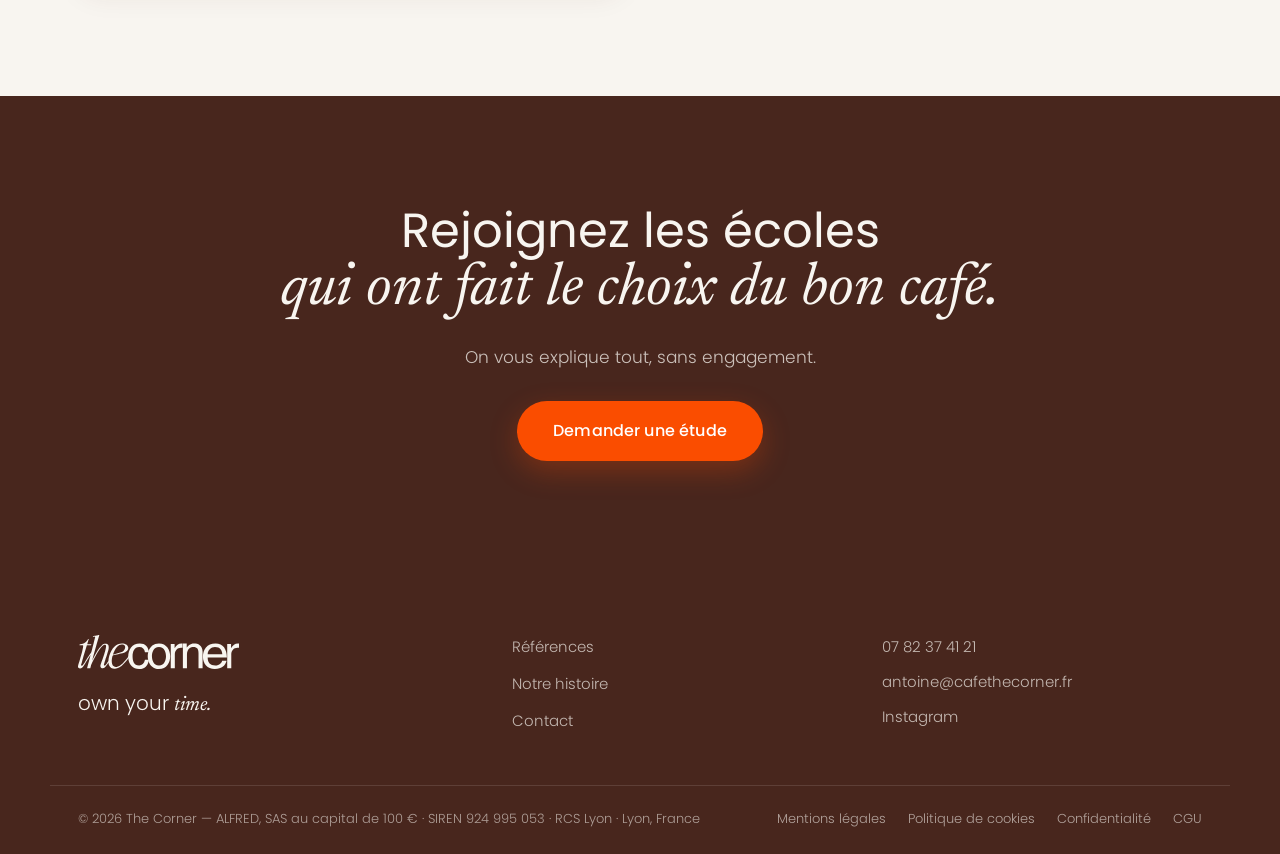
<file: references.html>
<!DOCTYPE html>
<html lang="fr">
<head>
  <meta charset="UTF-8">
  <meta name="viewport" content="width=device-width, initial-scale=1.0">
  <title>Références — Les écoles qui nous font confiance | The Corner</title>
  <meta name="description" content="UCLy, IHECF, Tunon : les écoles qui font confiance à The Corner pour la pause café de leur campus.">
  <meta property="og:title" content="Références — Les écoles qui nous font confiance | The Corner">
  <meta property="og:description" content="UCLy, IHECF, Tunon : les écoles qui font confiance à The Corner pour la pause café de leur campus.">
  <meta property="og:type" content="website">
  <link rel="canonical" href="https://cafethecorner.fr/references.html">
  <meta property="og:image" content="https://cafethecorner.fr/assets/img/photos/og-image.jpg">
  <meta name="twitter:card" content="summary_large_image">
  <link rel="icon" type="image/png" href="assets/img/logos/favicon-v2.png">
  <link rel="apple-touch-icon" href="assets/img/logos/apple-touch-icon.png">
  <link rel="preload" href="assets/fonts/Poppins-Regular.woff2" as="font" type="font/woff2" crossorigin>
  <link rel="preload" href="assets/fonts/Newsreader-Italic.woff2" as="font" type="font/woff2" crossorigin>
  <link rel="stylesheet" href="assets/css/style.css">
  <link rel="preload" as="style" href="https://assets.calendly.com/assets/external/widget.css" onload="this.onload=null;this.rel='stylesheet'">
  <noscript><link rel="stylesheet" href="https://assets.calendly.com/assets/external/widget.css"></noscript>
</head>
<body class="subpage">

  <header class="header" id="header">
    <div class="container header__inner">
      <a href="index.html" class="header__logo" aria-label="The Corner — accueil">
        <img class="header__logo-img header__logo-img--dark" src="assets/img/logos/logo_principal_marron.svg" alt="The Corner" width="160" height="32">
        <img class="header__logo-img header__logo-img--light" src="assets/img/logos/logo_principal_blanc.svg" alt="The Corner" width="160" height="32">
      </a>
      <div class="header__right">
        <nav class="nav" id="nav" aria-label="Navigation principale">
          <div class="nav__top">
            <a href="index.html" aria-label="The Corner — accueil"><img src="assets/img/logos/logo_principal_marron.svg" alt="The Corner" width="140" height="28"></a>
            <button class="nav__close" id="navClose" aria-label="Fermer le menu">✕</button>
          </div>
          <p class="nav__kicker">Menu /</p>
          <div class="nav__links">
            <a href="references.html" class="nav__link nav__link--active" aria-current="page">Références</a>
            <a href="histoire.html" class="nav__link">Notre histoire</a>
            <a href="contact.html" class="nav__link">Contact</a>
          </div>
          <div class="nav__divider"></div>
          <div class="nav__contact">
            <p class="nav__kicker">The Corner /</p>
            <a href="mailto:antoine@cafethecorner.fr">antoine@cafethecorner.fr</a>
          </div>
          <div class="nav__cols">
            <div>
              <p class="nav__kicker">Légal /</p>
              <a href="mentions-legales.html">Mentions légales</a>
              <a href="politique-cookies.html">Politique de cookies</a>
              <a href="politique-confidentialite.html">Confidentialité</a>
              <a href="cgu.html">CGU</a>
            </div>
            <div>
              <p class="nav__kicker">Suivre /</p>
              <a href="https://instagram.com/thecorner.coffee" target="_blank" rel="noopener">Instagram ↗</a>
            </div>
          </div>
          <span class="nav__handle" aria-hidden="true"></span>
        </nav>
        <div class="header__actions">
          <a href="contact.html" class="btn btn--primary btn--small" data-book-call>Parlons-en</a>
          <button class="burger" id="burger" aria-label="Ouvrir le menu" aria-expanded="false"><span></span><span></span></button>
        </div>
      </div>
    </div>
  </header>

  <main>

    <section class="pagehero pagehero--center">
      <div class="container">
        <h1 class="pagehero__title">Les écoles qui <em>nous font confiance.</em></h1>
      </div>
    </section>

    <!-- ÉTUDES DE CAS -->
    <section class="section logos">
      <div class="container">
        <div class="refs-filter reveal" role="group" aria-label="Filtrer par catégorie">
          <button type="button" class="refs-filter__btn is-active" data-filter="all">Toutes</button>
          <button type="button" class="refs-filter__btn" data-filter="universite">Université</button>
          <button type="button" class="refs-filter__btn" data-filter="comptabilite">École de comptabilité</button>
          <button type="button" class="refs-filter__btn" data-filter="international">École internationale</button>
        </div>

        <div class="logos__grid refs-grid reveal">
          <a class="logos__card" href="reference-ucly.html" data-category="universite">
            <span class="logos__visual"><img src="assets/img/logos/ecoles/ucly.png" alt="UCLy — Université Catholique de Lyon"></span>
            <span class="logos__body">
              <span class="logos__name">UCLy</span>
              <span class="logos__footer">
                <span class="logos__tag">Droit, commerce &amp; sciences humaines</span>
                <span class="logos__arrow" aria-hidden="true">↗</span>
              </span>
            </span>
          </a>
          <a class="logos__card" href="reference-ihecf.html" data-category="comptabilite">
            <span class="logos__visual"><img src="assets/img/logos/ecoles/ihecf.png" alt="IHECF"></span>
            <span class="logos__body">
              <span class="logos__name">IHECF</span>
              <span class="logos__footer">
                <span class="logos__tag">École de comptabilité &amp; gestion</span>
                <span class="logos__arrow" aria-hidden="true">↗</span>
              </span>
            </span>
          </a>
          <a class="logos__card" href="reference-tunon.html" data-category="international">
            <span class="logos__visual"><img src="assets/img/logos/ecoles/tunon.png" alt="École Internationale Tunon"></span>
            <span class="logos__body">
              <span class="logos__name">Tunon</span>
              <span class="logos__footer">
                <span class="logos__tag">École hôtellerie, aviation &amp; luxe</span>
                <span class="logos__arrow" aria-hidden="true">↗</span>
              </span>
            </span>
          </a>
        </div>
      </div>
    </section>

    <section class="cta section">
      <div class="container reveal">
        <h2 class="cta__title">Rejoignez les écoles<br><em>qui ont fait le choix du bon café.</em></h2>
        <p class="cta__text">On vous explique tout, sans engagement.</p>
        <a href="contact.html" class="btn btn--primary btn--big">Demander une étude</a>
      </div>
    </section>

  </main>

  <footer class="footer">
    <div class="container footer__inner">
      <div class="footer__brand">
        <img src="assets/img/logos/logo_principal_blanc.svg" alt="The Corner" width="180" height="36">
        <p class="footer__baseline">own your <em>time.</em></p>
      </div>
      <nav class="footer__nav" aria-label="Pied de page">
        <a href="references.html">Références</a>
        <a href="histoire.html">Notre histoire</a>
        <a href="contact.html">Contact</a>
      </nav>
      <div class="footer__meta">
        <p><a href="tel:+33782374121">07 82 37 41 21</a></p>
        <p><a href="mailto:antoine@cafethecorner.fr">antoine@cafethecorner.fr</a></p>
        <p><a href="https://instagram.com/thecorner.coffee" target="_blank" rel="noopener">Instagram</a></p>
      </div>
    </div>
    <div class="container footer__legal">
      <p>© 2026 The Corner — ALFRED, SAS au capital de 100 € · SIREN 924 995 053 · RCS Lyon · Lyon, France</p>
      <p class="footer__legal-links"><a href="mentions-legales.html">Mentions légales</a><a href="politique-cookies.html">Politique de cookies</a><a href="politique-confidentialite.html">Confidentialité</a><a href="cgu.html">CGU</a></p>
    </div>
  </footer>

  <div class="cookie" id="cookieBanner" hidden>
    <p>Nous utilisons Google Analytics pour mesurer l'audience du site, uniquement avec votre accord. <a href="politique-cookies.html">En savoir plus</a>.</p>
    <div class="cookie__actions">
      <button class="btn btn--small btn--ghost" id="cookieRefuse">Refuser</button>
      <button class="btn btn--small btn--primary" id="cookieAccept">Accepter</button>
    </div>
  </div>

    <script src="https://assets.calendly.com/assets/external/widget.js" async></script>
<script src="assets/js/main.js" defer></script>
<!-- Cloudflare Web Analytics (chargé après le load pour ne pas concurrencer le rendu initial) -->
<script>
function loadCfBeacon() {
  var s = document.createElement('script');
  s.type = 'module';
  s.src = 'https://static.cloudflareinsights.com/beacon.min.js';
  s.setAttribute('data-cf-beacon', '{"token": "94f4d6f1435a416b84dbb6d8daf969ca"}');
  document.body.appendChild(s);
}
window.addEventListener('load', function () {
  if ('requestIdleCallback' in window) {
    requestIdleCallback(loadCfBeacon, { timeout: 4000 });
  } else {
    setTimeout(loadCfBeacon, 2500);
  }
});
</script>
</body>
</html>
</file>
<file: assets/css/style.css>
/* ==========================================================
   THE CORNER — site B2B
   Charte : #48261D brun · #FA4D00 orange · #F8F5F0 blanc cassé · #CAE7F7 bleu doux
   Typos : Poppins (principale) · Newsreader Italic (titres / émotion)
   ========================================================== */

/* ---------- Fonts ---------- */
@font-face { font-family:'Poppins'; src:url('../fonts/Poppins-Light.woff2') format('woff2'); font-weight:300; font-style:normal; font-display:swap; }
@font-face { font-family:'Poppins'; src:url('../fonts/Poppins-Regular.woff2') format('woff2'); font-weight:400; font-style:normal; font-display:swap; }
@font-face { font-family:'Poppins'; src:url('../fonts/Poppins-Medium.woff2') format('woff2'); font-weight:500; font-style:normal; font-display:swap; }
@font-face { font-family:'Poppins'; src:url('../fonts/Poppins-SemiBold.woff2') format('woff2'); font-weight:600; font-style:normal; font-display:swap; }
@font-face { font-family:'Poppins'; src:url('../fonts/Poppins-ExtraLightItalic.woff2') format('woff2'); font-weight:200; font-style:italic; font-display:swap; }
@font-face { font-family:'Newsreader'; src:url('../fonts/Newsreader-Regular.woff2') format('woff2'); font-weight:400; font-style:normal; font-display:swap; }
@font-face { font-family:'Newsreader'; src:url('../fonts/Newsreader-Italic.woff2') format('woff2'); font-weight:400; font-style:italic; font-display:swap; }
@font-face { font-family:'Newsreader'; src:url('../fonts/Newsreader-MediumItalic.woff2') format('woff2'); font-weight:500; font-style:italic; font-display:swap; }

/* ---------- Variables ---------- */
:root {
  --brun:#48261D; --orange:#FA4D00; --creme:#F8F5F0; --bleu:#CAE7F7;
  --brun-soft:rgba(72,38,29,.72);
  --font-main:'Poppins',system-ui,sans-serif;
  --font-title:'Newsreader',Georgia,serif;
  --radius:22px; --container:1180px;
  --ease:cubic-bezier(.22,.8,.26,.99);
}

/* ---------- Reset ---------- */
*,*::before,*::after { box-sizing:border-box; margin:0; padding:0; }
html { scroll-behavior:smooth; }
html.nav-open, html.nav-open body { overflow:hidden; height:100%; }
body {
  font-family:var(--font-main); font-weight:300; color:var(--brun);
  background:var(--creme); line-height:1.65; -webkit-font-smoothing:antialiased; overflow-x:hidden;
}
img { max-width:100%; display:block; }
a { color:inherit; text-decoration:none; }
ul,ol { list-style:none; }

.container { max-width:var(--container); margin:0 auto; padding:0 28px; }
.section { padding:108px 0; position:relative; }
.section--alt { background:#fdfbf8; }

/* ---------- Typo helpers ---------- */
.eyebrow { font-size:13px; font-weight:500; letter-spacing:.18em; text-transform:uppercase; color:var(--orange); margin-bottom:18px; }
.eyebrow--light { color:#ffb591; }
.section__title { font-weight:400; font-size:clamp(32px,4.4vw,54px); line-height:1.12; letter-spacing:-.01em; }
.section__title em, .hero__title em, .contact__title em {
  font-family:var(--font-title); font-style:italic; font-weight:400; letter-spacing:0; font-size:1.25em;
}
.section__intro { max-width:560px; margin-top:20px; font-size:17px; color:var(--brun-soft); }
.section__intro--light { color:rgba(248,245,240,.78); }

/* ---------- Buttons ---------- */
.btn {
  display:inline-block; padding:15px 30px; border-radius:999px; font-size:15px; font-weight:500;
  letter-spacing:.01em; cursor:pointer; border:none; font-family:inherit;
  transition:transform .25s var(--ease), box-shadow .25s var(--ease), background .25s, color .25s;
}
.btn--primary { background:var(--orange); color:#fff; box-shadow:0 10px 28px rgba(250,77,0,.28); }
.btn--primary:hover { transform:translateY(-3px); box-shadow:0 16px 36px rgba(250,77,0,.36); }
.btn--ghost { border:1.5px solid currentColor; color:var(--brun); background:transparent; }
.btn--ghost:hover { background:var(--brun); color:var(--creme); transform:translateY(-3px); }
.btn--light { background:var(--creme); color:var(--brun); }
.btn--light:hover { transform:translateY(-3px); box-shadow:0 14px 30px rgba(0,0,0,.25); }
.btn--small { padding:11px 22px; font-size:14px; }
.btn--big { padding:17px 36px; font-size:16px; }

/* ---------- Header ---------- */
/* Padding is split between .header and .header__inner so the two sums stay
   equal (22 = 10+12) and the logo/nav/button never shift vertically when the
   floating pill appears. */
.header { position:fixed; inset:0 0 auto 0; z-index:100; padding:22px 0; transition:padding .4s var(--ease); }
.header.is-scrolled { padding:10px 0; }
.header__inner {
  display:flex; align-items:center; justify-content:space-between; border-radius:999px;
  transition:background .4s var(--ease), box-shadow .4s var(--ease), padding .4s var(--ease), backdrop-filter .4s var(--ease);
}
.header.is-scrolled .header__inner {
  background:rgba(72,38,29,.78); backdrop-filter:blur(16px); -webkit-backdrop-filter:blur(16px);
  box-shadow:0 16px 40px rgba(0,0,0,.2); padding:12px 26px;
  width:calc(100% - 32px); margin:0 auto;
}
.header__logo { position:relative; display:block; height:30px; width:142px; }
.header__logo-img { height:30px; width:142px; transition:opacity .3s; }
.header__logo-img--light { display:none; position:absolute; top:0; left:0; }
.header.is-scrolled .header__logo-img--dark { display:none; }
.header.is-scrolled .header__logo-img--light { display:block; }
.header__right { display:flex; align-items:center; gap:40px; }
.header__actions { display:flex; align-items:center; gap:18px; }
.header.menu-open .header__actions .btn { visibility:hidden; }
.nav { display:flex; align-items:center; gap:38px; }
.nav__link { font-size:15px; font-weight:400; position:relative; padding:4px 0; transition:color .35s var(--ease); }
.nav__link::after { content:''; position:absolute; left:0; bottom:0; width:100%; height:1.5px; background:var(--orange); transform:scaleX(0); transform-origin:right; transition:transform .3s var(--ease); }
.nav__link:hover::after { transform:scaleX(1); transform-origin:left; }
.header.is-scrolled .nav__link { color:var(--creme); }
.nav__top, .nav__kicker, .nav__divider, .nav__contact, .nav__cols, .nav__handle { display:none; }
.nav__links { display:contents; }
.burger { display:none; flex-direction:column; gap:5px; background:none; border:none; cursor:pointer; padding:6px; transition:opacity .25s; }
.burger span { width:22px; height:2px; background:var(--brun); transition:background .35s var(--ease); }
.header.is-scrolled .burger span { background:var(--creme); }
.burger.is-open { opacity:0; pointer-events:none; }

/* ---------- Hero ---------- */
.hero { position:relative; min-height:min(100vh,860px); display:flex; align-items:center; padding:150px 0 70px; overflow:hidden; }
.hero__bg {
  position:absolute; inset:0; z-index:-1;
  background:
    linear-gradient(90deg, rgba(248,245,240,.95) 0%, rgba(248,245,240,.8) 30%, rgba(248,245,240,.2) 58%, rgba(248,245,240,0) 76%),
    url('../img/photos/hero-photo-7.jpg') left center/cover no-repeat;
}
.hero__inner { width:100%; display:grid; grid-template-columns:1.08fr .92fr; gap:56px; align-items:center; }
.constat__inner { display:grid; grid-template-columns:1.1fr .9fr; gap:56px; align-items:center; }
.hero__title { font-weight:400; font-size:clamp(38px,5.2vw,64px); line-height:1.08; letter-spacing:-.015em; margin-bottom:24px; }
.hero__text { font-size:16px; line-height:1.55; max-width:460px; color:var(--brun-soft); margin-bottom:40px; }
.hero__actions { display:flex; gap:16px; flex-wrap:wrap; margin-bottom:46px; }
.hero__trust { display:flex; align-items:flex-start; gap:20px; flex-wrap:wrap; }
.hero__trust-item { display:flex; flex-direction:column; gap:4px; }
.hero__trust-title { font-size:16px; font-weight:500; color:var(--brun); }
.hero__trust-sub { font-size:14px; color:var(--brun-soft); }
.hero__trust-divider { width:1px; align-self:stretch; background:rgba(72,38,29,.16); }

.hero__visual { position:relative; display:flex; justify-content:center; }
.hero__machine-wrap { position:relative; display:flex; justify-content:center; }
.hero__machine { max-height:560px; width:auto; margin:0 auto; filter:drop-shadow(0 28px 46px rgba(72,38,29,.30)); }
.hero__machine--fallback { border-radius:var(--radius); background:linear-gradient(160deg,rgba(255,255,255,.6),rgba(202,231,247,.4)); padding:24px; }

/* ---------- Trust ---------- */
.trust { padding:54px 0; background:var(--brun); color:var(--creme); }
.trust__stats { display:grid; grid-template-columns:repeat(4,1fr); gap:28px; text-align:center; margin-bottom:46px; }
.trust__num { display:block; font-family:var(--font-title); font-style:italic; font-size:clamp(30px,3.4vw,42px); color:#fff; line-height:1; margin-bottom:8px; }
.trust__label { font-size:14px; color:rgba(248,245,240,.66); }
.trust__title { text-align:center; font-size:13px; letter-spacing:.16em; text-transform:uppercase; color:rgba(248,245,240,.5); margin-bottom:24px; }
.trust__logo-row { display:flex; justify-content:center; align-items:center; gap:26px; flex-wrap:wrap; }
.trust__logo {
  width:158px; height:96px; background:#fff; border-radius:16px; padding:16px 22px;
  display:flex; align-items:center; justify-content:center; box-shadow:0 10px 26px rgba(0,0,0,.16);
  transition:transform .3s var(--ease);
}
.trust__logo:hover { transform:translateY(-4px); }
.trust__logo img { max-height:100%; max-width:100%; width:auto; object-fit:contain; }
.trust__logo--empty { background:transparent; box-shadow:none; border:1px dashed rgba(248,245,240,.28); }
.trust__logo--empty span {
  font-family:var(--font-title); font-style:italic; font-size:24px; color:rgba(248,245,240,.6);
}

/* ---------- Problème ---------- */
.problem__inner { display:grid; grid-template-columns:.9fr 1.1fr; gap:64px; align-items:center; }
.problem__col--text p { font-size:18px; color:var(--brun-soft); margin-bottom:18px; }
.problem__col--text strong { color:var(--brun); font-weight:500; }

/* ---------- Machine ---------- */
.machine { background:var(--brun); color:var(--creme); overflow:hidden; }
.machine__inner { display:grid; grid-template-columns:.92fr 1.08fr; gap:72px; align-items:center; }
.machine__visual { display:flex; justify-content:center; }
.machine__visual img { max-height:560px; width:auto; filter:drop-shadow(0 30px 60px rgba(0,0,0,.45)); }
.machine__text { margin:22px 0 36px; font-size:17px; color:rgba(248,245,240,.75); max-width:480px; }
.machine__features { display:grid; grid-template-columns:1fr 1fr; gap:26px 36px; margin-bottom:42px; }
.machine__features h3 { font-size:17px; font-weight:500; margin-bottom:6px; padding-left:16px; position:relative; }
.machine__features h3::before { content:''; position:absolute; left:0; top:8px; width:7px; height:7px; border-radius:50%; background:var(--orange); }
.machine__features p { font-size:14.5px; color:rgba(248,245,240,.65); padding-left:16px; }

/* ---------- Offre ---------- */
.offre__head { margin-bottom:54px; }
.offre__grid { display:grid; grid-template-columns:repeat(3,1fr); gap:24px; }
.card { background:#fff; border-radius:var(--radius); padding:34px 30px; box-shadow:0 6px 24px rgba(72,38,29,.06); transition:transform .3s var(--ease), box-shadow .3s var(--ease); display:flex; flex-direction:column; gap:12px; }
.card:hover { transform:translateY(-6px); box-shadow:0 18px 44px rgba(72,38,29,.13); }
.card h3 { font-size:21px; font-weight:500; }
.card p { font-size:15.5px; color:var(--brun-soft); flex:1; }
.card__icon { font-size:30px; line-height:1; }
.card--feature { grid-column:span 3; background:url('../img/gradients/gradient-01.jpg') center/cover no-repeat; padding:42px 40px; }
.card--feature h3 { font-size:27px; }
.card--feature p { max-width:560px; font-size:16.5px; }
.card--feature strong { color:var(--brun); font-weight:500; }
.card__tag { align-self:flex-start; background:var(--brun); color:var(--creme); font-size:12px; font-weight:500; letter-spacing:.14em; text-transform:uppercase; padding:7px 16px; border-radius:999px; }
.card__link { font-weight:500; color:var(--orange); }
.card__link:hover { text-decoration:underline; }

/* ---------- Modèle ---------- */
.modele { background:var(--brun); color:var(--creme); }
.modele__head { margin-bottom:52px; }
.modele__grid { display:grid; grid-template-columns:repeat(4,1fr); gap:22px; }
.modele__card { background:rgba(248,245,240,.06); border:1px solid rgba(248,245,240,.12); border-radius:var(--radius); padding:32px 26px; transition:transform .3s var(--ease), background .3s; }
.modele__card:hover { transform:translateY(-6px); background:rgba(248,245,240,.1); }
.modele__card--accent { background:var(--orange); border-color:var(--orange); }
.modele__card--accent p { color:rgba(255,255,255,.9); }
.modele__big { display:block; font-family:var(--font-title); font-style:italic; font-size:34px; line-height:1; margin-bottom:16px; color:#fff; }
.modele__card h3 { font-size:18px; font-weight:500; margin-bottom:8px; }
.modele__card p { font-size:14.5px; color:rgba(248,245,240,.68); }
.modele__note { margin-top:36px; text-align:center; font-size:16px; color:rgba(248,245,240,.7); }

/* ---------- Partenariat ---------- */
.partner__inner { display:grid; grid-template-columns:.85fr 1.15fr; gap:64px; align-items:center; }
.partner__illu img { max-width:340px; margin:0 auto; }
.partner__text { font-size:17px; color:var(--brun-soft); margin:22px 0; max-width:520px; }
.partner__text strong { color:var(--brun); font-weight:500; }
.partner__list { display:grid; gap:14px; margin:8px 0 26px; }
.partner__list li { font-size:16px; padding-left:32px; position:relative; color:var(--brun); }
.partner__list li::before { content:'✺'; position:absolute; left:0; color:var(--orange); }

/* ---------- Process ---------- */
.process__head { margin-bottom:52px; }
.process__steps { display:grid; grid-template-columns:repeat(4,1fr); gap:24px; counter-reset:step; }
.process__steps li { background:#fff; border-radius:var(--radius); padding:32px 26px; box-shadow:0 6px 24px rgba(72,38,29,.06); position:relative; transition:transform .3s var(--ease), box-shadow .3s var(--ease); }
.process__steps li:hover { transform:translateY(-6px); box-shadow:0 18px 40px rgba(72,38,29,.12); }
.process__num { font-family:var(--font-title); font-style:italic; font-size:32px; color:var(--orange); display:block; margin-bottom:14px; }
.process__steps h3 { font-size:18px; font-weight:500; margin-bottom:8px; }
.process__steps p { font-size:14.5px; color:var(--brun-soft); }

/* ---------- Références ---------- */
.refs__head { margin-bottom:50px; }
.refs__grid { display:grid; grid-template-columns:1.1fr .9fr; gap:40px; align-items:start; }
.refs__case { background:#fff; border-radius:var(--radius); padding:40px 38px; box-shadow:0 10px 40px rgba(72,38,29,.08); }
.refs__case h3 { font-size:24px; font-weight:500; margin-bottom:16px; }
.refs__case p { font-size:16.5px; color:var(--brun-soft); margin-bottom:14px; }
.refs__case strong { color:var(--brun); font-weight:500; }
.refs__sub { font-size:15px !important; }
.refs__quotes { display:grid; gap:20px; }
.refs__quote { background:url('../img/gradients/gradient-04.jpg') center/cover no-repeat; border-radius:var(--radius); padding:30px 30px; }
.refs__quote p { font-family:var(--font-title); font-style:italic; font-size:20px; line-height:1.4; color:var(--brun); margin-bottom:12px; }
.refs__quote cite { font-style:normal; font-size:13px; font-weight:500; letter-spacing:.04em; text-transform:uppercase; color:var(--orange); }

/* ---------- Histoire ---------- */
.story__inner { display:grid; grid-template-columns:1.15fr .85fr; gap:60px; align-items:center; }
.story__text { font-size:17px; color:var(--brun-soft); margin:22px 0 26px; max-width:540px; }
.story__quote { border-left:3px solid var(--orange); padding-left:22px; margin:26px 0; }
.story__quote p { font-family:var(--font-title); font-style:italic; font-size:23px; line-height:1.35; color:var(--brun); }
.story__quote cite { font-style:normal; font-size:14px; color:var(--brun-soft); display:block; margin-top:8px; }
.story__signature { font-size:16px; color:var(--brun); }
.story__signature strong { font-weight:600; }
.story__signature span { color:var(--brun-soft); font-style:italic; font-family:var(--font-title); font-size:17px; }
.story__illu img { max-width:360px; margin:0 auto; }
.story__illu--tall img { max-width:none; width:auto; max-height:380px; }

/* ---------- Genèse (page Notre histoire) ---------- */
.genesis__top { display:grid; grid-template-columns:1fr 1fr; gap:48px; align-items:start; margin-bottom:56px; }
.genesis__head { padding-top:6px; }
.genesis__lead { font-size:17px; color:var(--brun-soft); margin-top:16px; }
.genesis__story {
  background:url('../img/gradients/gradient-04.jpg') 60% 25%/210% no-repeat;
  border-radius:var(--radius); padding:34px 32px;
}
.genesis__story p { font-size:15.5px; color:var(--brun-soft); }
.genesis__story strong { color:var(--brun); }
.journey { display:flex; flex-wrap:wrap; align-items:flex-start; justify-content:center; gap:18px 10px; margin-bottom:56px; }
.journey__step { display:flex; flex-direction:column; align-items:center; text-align:center; width:150px; gap:12px; }
.journey__icon {
  width:52px; height:52px; border-radius:50%; background:#fff; color:var(--orange);
  display:flex; align-items:center; justify-content:center; box-shadow:0 6px 18px rgba(72,38,29,.08); flex:none;
}
.journey__icon svg { width:24px; height:24px; }
.journey__step p { font-size:13.5px; color:var(--brun); line-height:1.35; }
.journey__arrow { align-self:center; color:var(--brun-soft); opacity:.5; font-size:18px; margin-top:14px; }
.genesis__partner {
  display:flex; align-items:center; gap:28px; max-width:780px; margin:0 auto; padding-top:32px;
  border-top:1px solid rgba(72,38,29,.14);
}
.genesis__partner-logo { width:84px; height:84px; border-radius:50%; flex:none; box-shadow:0 8px 20px rgba(72,38,29,.1); }
.genesis__partner p:last-child { font-size:16px; color:var(--brun-soft); }
.genesis__partner strong { color:var(--brun); }
@media (max-width:860px) {
  .genesis__top { grid-template-columns:1fr; gap:32px; }
}
@media (max-width:720px) {
  .journey__arrow { display:none; }
  .journey__step { width:44%; }
  .genesis__partner { flex-direction:column; text-align:center; gap:18px; }
}

/* ---------- FAQ ---------- */
.faq__inner { max-width:840px; }
.faq__head { margin-bottom:44px; text-align:center; }
.faq__head .eyebrow { color:var(--orange); }
.faq__head .section__title { margin:0 auto; }
.faq__list { display:grid; gap:12px; }
.faq__item { background:#fff; border-radius:16px; box-shadow:0 4px 18px rgba(72,38,29,.05); overflow:hidden; }
.faq__item summary { list-style:none; cursor:pointer; padding:22px 26px; font-size:17px; font-weight:500; display:flex; justify-content:space-between; align-items:center; gap:16px; }
.faq__item summary::-webkit-details-marker { display:none; }
.faq__item summary::after { content:'+'; font-size:24px; font-weight:300; color:var(--orange); transition:transform .3s var(--ease); flex:none; }
.faq__item[open] summary::after { transform:rotate(45deg); }
.faq__answer { padding:0 26px 24px; }
.faq__answer p { font-size:15.5px; color:var(--brun-soft); }
.faq__answer strong { color:var(--brun); font-weight:500; }

/* ---------- Contact ---------- */
.contact { overflow:hidden; }
.contact__bg { position:absolute; inset:0; background:url('../img/gradients/gradient-02.jpg') center/cover no-repeat; z-index:-1; }
.contact__inner { display:grid; grid-template-columns:.9fr 1.1fr; gap:60px; align-items:start; }
.contact__title { font-weight:400; font-size:clamp(34px,4.6vw,56px); line-height:1.1; margin-bottom:20px; }
.contact__text { font-size:18px; color:var(--brun-soft); max-width:420px; margin-bottom:30px; }
.contact__direct { display:grid; gap:14px; }
.contact__direct a { display:inline-flex; align-items:center; gap:8px; font-size:17px; font-weight:500; transition:color .2s; }
.contact__direct a:hover { color:var(--orange); }
.contact__calendly { opacity:.92; }

.contact__form { background:#fff; border-radius:var(--radius); padding:38px 36px; box-shadow:0 20px 60px rgba(72,38,29,.14); }
.form__hp { position:absolute; left:-9999px; width:1px; height:1px; opacity:0; }
.form__row { display:grid; grid-template-columns:1fr 1fr; gap:18px; }
.form__field { display:block; margin-bottom:18px; }
.form__field span { display:block; font-size:14px; font-weight:500; margin-bottom:7px; }
.form__field input, .form__field select, .form__field textarea {
  width:100%; font-family:inherit; font-size:15px; color:var(--brun); background:#fdfbf8;
  border:1.5px solid rgba(72,38,29,.14); border-radius:12px; padding:13px 15px; transition:border-color .2s, background .2s;
}
.form__field input:focus, .form__field select:focus, .form__field textarea:focus {
  outline:none; border-color:var(--orange); background:#fff;
}
.form__field textarea { resize:vertical; }
.form__submit { width:100%; margin-top:6px; }
.form__note { margin-top:14px; font-size:14.5px; min-height:20px; text-align:center; }
.form__note.is-ok { color:#2e7d32; }
.form__note.is-err { color:#c62828; }

/* ---------- Footer ---------- */
.footer { background:var(--brun); color:var(--creme); padding:66px 0 0; }
.footer__inner { display:grid; grid-template-columns:1.2fr 1fr 1fr; gap:50px; padding-bottom:46px; }
.footer__brand img { height:34px; width:auto; }
.footer__baseline { margin-top:18px; font-size:20px; }
.footer__baseline em { font-family:var(--font-title); font-style:italic; }
.footer__nav { display:flex; flex-direction:column; gap:12px; }
.footer__nav a, .footer__meta a { font-size:15px; color:rgba(248,245,240,.7); transition:color .2s; }
.footer__nav a:hover, .footer__meta a:hover { color:var(--orange); }
.footer__meta p { font-size:15px; color:rgba(248,245,240,.7); margin-bottom:10px; }
.footer__legal { border-top:1px solid rgba(248,245,240,.12); padding-top:22px; padding-bottom:24px; display:flex; justify-content:space-between; flex-wrap:wrap; gap:12px; }
.footer__legal p { font-size:13px; color:rgba(248,245,240,.58); }
.footer__legal-links { display:flex; gap:16px 22px; flex-wrap:wrap; }
.footer__legal-links a { color:rgba(248,245,240,.6); }
.footer__legal-links a:hover { color:var(--orange); }

/* ---------- Cookie banner ---------- */
.cookie {
  position:fixed; left:18px; right:18px; bottom:18px; z-index:200; max-width:560px; margin:0 auto;
  background:var(--brun); color:var(--creme); border-radius:16px; padding:16px 20px;
  display:flex; align-items:center; gap:18px; box-shadow:0 18px 50px rgba(0,0,0,.3);
}
.cookie p { font-size:14px; color:rgba(248,245,240,.85); flex:1; }
.cookie a { color:var(--creme); text-decoration:underline; }
.cookie[hidden] { display:none; }
.cookie__actions { display:flex; gap:10px; flex-shrink:0; }
.cookie .btn--ghost { color:var(--creme); border-color:rgba(248,245,240,.4); }
.cookie .btn--ghost:hover { background:rgba(248,245,240,.12); color:var(--creme); }

/* ---------- Legal pages ---------- */
.legal { max-width:760px; margin:0 auto; padding:140px 28px 90px; }
.legal h1 { font-weight:400; font-size:clamp(30px,4vw,46px); margin-bottom:14px; }
.legal h1 em { font-family:var(--font-title); font-style:italic; }
.legal .legal__back { color:var(--orange); font-weight:500; font-size:15px; display:inline-block; margin-bottom:30px; }
.legal h2 { font-size:20px; font-weight:600; margin:34px 0 12px; }
.legal p, .legal li { font-size:16px; color:var(--brun-soft); margin-bottom:10px; }
.legal ul { list-style:disc; padding-left:22px; }
.legal strong { color:var(--brun); font-weight:500; }

/* ---------- Reveal ---------- */
.js .reveal { opacity:0; transform:translateY(34px); transition:opacity .8s var(--ease), transform .8s var(--ease); }
.js .reveal--delay { transition-delay:.16s; }
.js .reveal.is-visible { opacity:1; transform:none; }
@media (prefers-reduced-motion:reduce) {
  .reveal { opacity:1 !important; transform:none !important; transition:none !important; }
  html { scroll-behavior:auto; }
}

/* ---------- Responsive ---------- */
@media (max-width:1020px) {
  .hero__inner, .machine__inner, .problem__inner, .partner__inner, .story__inner, .contact__inner, .refs__grid, .constat__inner, .pagehero__inner { grid-template-columns:1fr; gap:46px; }
  .trust__stats { grid-template-columns:1fr 1fr; gap:30px; }
  .offre__grid { grid-template-columns:1fr 1fr; }
  .card--feature { grid-column:span 2; }
  .modele__grid { grid-template-columns:1fr 1fr; }
  .process__steps { grid-template-columns:1fr 1fr; }
  .footer__inner { grid-template-columns:1fr; gap:36px; }
  .machine__visual img, .hero__machine { max-height:440px; }
  .partner__inner { direction:ltr; }
}
/* Le menu horizontal (5 liens + bouton + logo) ne tient plus en dessous de ~1000px :
   on bascule sur le panneau plein écran plus tôt que les autres ruptures de mise en page. */
@media (max-width:1000px) {
  .nav {
    position:fixed; inset:0; width:100%; height:100vh; background:var(--creme);
    flex-direction:column; align-items:stretch; justify-content:flex-start;
    padding:22px 24px 32px; gap:0; overflow-y:auto; box-shadow:none; z-index:150;
    transform:translateY(-100%); transition:transform .45s var(--ease);
  }
  .nav.is-open { transform:translateY(0); }
  .nav__top { display:flex; align-items:center; justify-content:space-between; padding-bottom:24px; margin-bottom:24px; border-bottom:1px solid rgba(72,38,29,.14); }
  .nav__top img { height:26px; width:auto; }
  .nav__close { background:none; border:none; font-size:22px; line-height:1; color:var(--brun); cursor:pointer; padding:4px; }
  .nav__kicker { display:block; font-size:12px; font-weight:500; letter-spacing:.14em; text-transform:uppercase; color:var(--brun-soft); margin:0 0 14px; }
  .nav__links { display:flex; flex-direction:column; gap:16px; margin-bottom:30px; }
  .nav__links .nav__link { font-size:26px; font-weight:400; padding:0; }
  .nav__divider { display:block; border-top:1px solid rgba(72,38,29,.14); margin-bottom:26px; }
  .nav__contact { display:block; margin-bottom:26px; }
  .nav__contact a { font-size:16px; color:var(--brun); }
  .nav__cols { display:grid; grid-template-columns:1fr 1fr; gap:20px; }
  .nav__cols a { display:block; font-size:14.5px; color:var(--brun-soft); margin-bottom:10px; }
  .nav__handle { display:block; position:absolute; left:50%; bottom:14px; transform:translateX(-50%); width:46px; height:4px; border-radius:999px; background:rgba(72,38,29,.16); }
  .burger { display:flex; z-index:110; }
}
@media (max-width:720px) {
  .section { padding:74px 0; }
  .header__logo, .header__logo-img { width:112px; height:24px; }
  .header__right { gap:8px; }
  .header__actions { gap:8px; }
  .header__actions .btn--small { padding:7px 12px; font-size:12px; white-space:nowrap; }
  .burger { padding:6px 2px 6px 8px; }
  .hero { padding-top:120px; }
  .hero__trust { flex-direction:column; gap:18px; }
  .hero__trust-divider { display:none; }
  .trust__stats { grid-template-columns:1fr 1fr; }
  .trust__logo-row { gap:30px; }
  .offre__grid, .modele__grid, .process__steps { grid-template-columns:1fr; }
  .card--feature { grid-column:span 1; }
  .machine__features { grid-template-columns:1fr; }
  .form__row { grid-template-columns:1fr; gap:0; }
  .footer__legal { flex-direction:column; }
  .cookie { flex-direction:column; text-align:center; gap:12px; }
}

/* ==========================================================
   MULTI-PAGES — composants additionnels
   ========================================================== */

/* Lien de nav actif */
.nav__link--active { color:var(--orange); }
.nav__link--active::after { transform:scaleX(1); transform-origin:left; }


/* Bandeau d'en-tête des pages intérieures */
.pagehero { position:relative; padding:190px 0 96px; overflow:hidden; }
.pagehero::before { content:''; position:absolute; inset:0; z-index:-2; background:url('../img/gradients/gradient-03.jpg') center/cover no-repeat; }
.pagehero::after { content:''; position:absolute; left:0; right:0; bottom:0; height:62%; z-index:-1; background:linear-gradient(180deg, rgba(248,245,240,0), var(--creme)); }
.pagehero__title { font-weight:400; font-size:clamp(34px,5vw,58px); line-height:1.1; letter-spacing:-.01em; }
.pagehero__title em { font-family:var(--font-title); font-style:italic; font-size:1.25em; }
.pagehero__lead { max-width:600px; margin-top:18px; font-size:18px; color:var(--brun-soft); }
.pagehero--center { text-align:center; padding:170px 0 40px; }
.pagehero--center .pagehero__title { max-width:820px; margin:0 auto; }
.pagehero--center + .section { padding-top:40px; }
.pagehero__actions { margin-top:26px; }
.refs-back { display:inline-flex; align-items:center; gap:6px; font-size:14px; font-weight:500; color:var(--brun-soft); margin-bottom:20px; transition:color .2s var(--ease); }
.refs-back:hover { color:var(--orange); }
.pagehero__inner { display:grid; grid-template-columns:1.2fr .8fr; gap:56px; align-items:center; }
.pagehero__illu { display:flex; justify-content:center; }
.pagehero__illu img { max-width:300px; width:100%; height:auto; }

/* Nos valeurs : grille à 4 cartes (indépendante de .offre__grid) */
.valeurs__grid { display:grid; grid-template-columns:repeat(4,1fr); gap:22px; }
@media (max-width:1020px) { .valeurs__grid { grid-template-columns:1fr 1fr; } }
@media (max-width:720px) { .valeurs__grid { grid-template-columns:1fr; } }

/* Variante éditoriale (page Notre histoire) : colonnes séparées par des filets, texte court */
.valeurs__grid--v2 { border-top:1px solid rgba(72,38,29,.14); }
.valeur { padding:32px 26px; border-right:1px solid rgba(72,38,29,.14); display:flex; flex-direction:column; gap:12px; }
.valeur:last-child { border-right:none; }
.valeur__num { font-family:var(--font-title); font-style:italic; font-size:14px; color:var(--orange); }
.valeur__icon {
  width:40px; height:40px; border-radius:50%; border:1.4px solid rgba(72,38,29,.16);
  display:flex; align-items:center; justify-content:center; color:var(--brun); margin-top:4px;
}
.valeur__icon svg { width:18px; height:18px; }
.valeur h3 { font-size:18px; font-weight:500; color:var(--brun); }
.valeur p { font-size:14px; color:var(--brun-soft); line-height:1.5; }
@media (max-width:1020px) {
  .valeur:nth-child(2n) { border-right:none; }
  .valeur:nth-child(n+3) { border-top:1px solid rgba(72,38,29,.14); }
}
@media (max-width:720px) {
  .valeur { border-right:none !important; border-top:1px solid rgba(72,38,29,.14); padding:26px 4px; }
  .valeur:first-child { border-top:none; }
}

/* Aperçus (accueil) */
.peek__head { display:flex; justify-content:space-between; align-items:flex-end; gap:24px; margin-bottom:40px; flex-wrap:wrap; }
.peek__link { color:var(--orange); font-weight:500; font-size:16px; white-space:nowrap; }
.peek__link:hover { text-decoration:underline; }

/* Bande CTA réutilisable (bas de page) */
.cta { background:var(--brun); color:var(--creme); text-align:center; }
.cta__title { font-weight:400; font-size:clamp(30px,4vw,48px); line-height:1.12; margin-bottom:18px; }
.cta__title em { font-family:var(--font-title); font-style:italic; font-size:1.25em; }
.cta__text { color:rgba(248,245,240,.75); max-width:480px; margin:0 auto 30px; font-size:17px; }

/* Photos d'installation (références) */
.install { display:grid; grid-template-columns:repeat(3,1fr); gap:18px; margin-top:34px; }
.install__slot { aspect-ratio:4/3; border-radius:var(--radius); overflow:hidden; background:#fff; box-shadow:0 6px 24px rgba(72,38,29,.06); }
.install__slot img { width:100%; height:100%; object-fit:cover; display:block; }
.install__slot--empty { border:1px dashed rgba(72,38,29,.22); display:flex; align-items:center; justify-content:center; }
.install__slot--empty span { font-size:14px; color:var(--brun-soft); font-style:italic; font-family:var(--font-title); }

/* Presse */
.press { display:grid; gap:22px; max-width:840px; }
.press__item { background:#fff; border-radius:var(--radius); padding:34px 36px; box-shadow:0 8px 30px rgba(72,38,29,.07); }
.press__source { font-size:13px; letter-spacing:.14em; text-transform:uppercase; color:var(--orange); font-weight:500; }
.press__item h3 { font-size:23px; font-weight:500; margin:10px 0 14px; }
.press__item p { color:var(--brun-soft); font-size:16px; margin-bottom:14px; }
.press__quote { font-family:var(--font-title); font-style:italic; font-size:19px; color:var(--brun); border-left:3px solid var(--orange); padding-left:18px; margin:18px 0; }
.press__soon { text-align:center; border:1px dashed rgba(72,38,29,.2); background:transparent; box-shadow:none; color:var(--brun-soft); }
.press__soon p { margin:0; }

/* Mission (histoire) */
.mission { background:url('../img/gradients/gradient-01.jpg') center/cover no-repeat; border-radius:var(--radius); padding:50px 46px; text-align:center; }
.mission p { font-family:var(--font-title); font-style:italic; font-size:clamp(22px,3vw,30px); line-height:1.4; color:var(--brun); max-width:720px; margin:0 auto; }
.mission--plain { background:none; padding:0; text-align:left; }
.mission--plain p { margin:0; text-align:justify; max-width:none; }

@media (max-width:1020px) { .install { grid-template-columns:1fr 1fr; } }
@media (max-width:720px) {
  .pagehero { padding:130px 0 50px; }
  .install { grid-template-columns:1fr; }
  .peek__head { flex-direction:column; align-items:flex-start; }
}

/* ==========================================================
   P1 — couleur, bonhommes, contraste, aération
   ========================================================== */

/* Blocs de couleur */
.section--bleu { background:linear-gradient(180deg,#e4f3fc,#CAE7F7); }
.section--orange { background:var(--orange); color:#fff; }
.section--orange .eyebrow { color:rgba(255,255,255,.9); }
.section--orange .section__title, .section--orange .cta__title { color:#fff; }
.section--orange .cta__text { color:rgba(255,255,255,.92); }

/* Grille texte + illustration (réutilisable) */
.duo { display:grid; grid-template-columns:1fr 1fr; gap:64px; align-items:center; }
.duo--rev .duo__media { order:-1; }
.duo__media img { max-width:330px; margin:0 auto; display:block; }
.duo__body .section__title { margin-bottom:18px; }
.duo__body p { font-size:18px; color:var(--brun-soft); margin-bottom:16px; }
.duo__body p strong { color:var(--brun); font-weight:500; }

/* Logos écoles = cartes avec photo, cliquables */
.logos__head { text-align:center; margin-bottom:42px; }
.logos__grid { display:grid; grid-template-columns:repeat(3,1fr); gap:26px; }

/* Carrousel d'écoles (accueil) — bandeau plein écran, défilement infini */
.logos__carousel { position:relative; width:100%; }
.logos__viewport { overflow:hidden; }
.logos__track { display:flex; gap:26px; transition:transform .5s var(--ease); }
.logos__track .logos__card { flex:0 0 330px; }
.logos__nav {
  position:absolute; top:50%; transform:translateY(-50%); z-index:2;
  width:46px; height:46px; border-radius:50%; border:1.5px solid rgba(72,38,29,.15);
  background:#fff; color:var(--brun); font-size:20px; line-height:1; cursor:pointer;
  display:flex; align-items:center; justify-content:center;
  box-shadow:0 8px 20px rgba(72,38,29,.12);
  transition:background .2s var(--ease), color .2s var(--ease);
}
.logos__nav:hover { background:var(--orange); color:#fff; }
.logos__nav--prev { left:20px; }
.logos__nav--next { right:20px; }
@media (max-width:720px) {
  .logos__track { gap:18px; }
  .logos__track .logos__card { flex-basis:78vw; }
  .logos__nav { width:38px; height:38px; font-size:16px; }
  .logos__nav--prev { left:10px; }
  .logos__nav--next { right:10px; }
}
.logos__card { display:block; background:#fff; border-radius:var(--radius); overflow:hidden; box-shadow:0 8px 28px rgba(72,38,29,.08); transition:transform .3s var(--ease), box-shadow .3s var(--ease); }
.logos__card:hover { transform:translateY(-6px); box-shadow:0 20px 46px rgba(72,38,29,.15); }
.refs-grid .logos__card:hover { transform:none; box-shadow:0 16px 38px rgba(72,38,29,.13); }
.logos__photo { display:block; aspect-ratio:16/10; background:#f0ece6 center/cover no-repeat; position:relative; }
.logos__photo img { width:100%; height:100%; object-fit:cover; display:block; }
.logos__photo--ph { background:linear-gradient(135deg,#fa4d00,#ffa472); }
.logos__photo--ph::after { content:attr(data-name); position:absolute; inset:0; display:flex; align-items:center; justify-content:center; color:#fff; font-family:var(--font-title); font-style:italic; font-size:25px; text-align:center; padding:14px; }
.logos__logo { height:92px; display:flex; align-items:center; justify-content:center; padding:16px 24px; }
.logos__logo img { max-height:52px; max-width:78%; width:auto; object-fit:contain; }
/* ESDES/ESTBB/ESTRI sont des logos très rognés (peu de marge transparente) : à hauteur
   égale ils paraissent bien plus gros que UCLy/IHECF/Tunon, donc on les réduit un peu. */
.logos__logo img[src*="esdes"],
.logos__logo img[src*="estbb"] { max-height:38px; }
.logos__logo img[src*="estri"] { max-height:32px; }
.logos__logo img[src*="ihecf"],
.logos__logo img[src*="tunon"] { max-height:44px; }
.logos__logo-text { font-family:var(--font-title); font-style:italic; font-size:22px; color:var(--brun); }

/* Cartes d'étude de cas façon Palm Square (page Références) — logo en grand format sur
   fond blanc classique ; seul le bloc texte en dessous (nom/tag/flèche) est coloré */
.logos__visual {
  display:flex; align-items:center; justify-content:center; aspect-ratio:4/3;
  background:#fff; padding:7%; box-sizing:border-box;
  margin:28px 28px 0;
  border-radius:16px;
}
.logos__visual img { max-width:100%; max-height:100%; object-fit:contain; }
.logos__body { display:block; padding:24px 28px 28px; background:#FDB899; }
.logos__name { display:block; font-size:24px; font-weight:600; color:var(--brun); margin-bottom:18px; }
.logos__footer { display:flex; align-items:center; justify-content:space-between; gap:14px; }
.logos__tag {
  display:inline-flex; align-items:center; padding:7px 15px; border-radius:999px;
  background:#fff; box-shadow:0 2px 6px rgba(72,38,29,.12);
  font-size:12.5px; font-weight:500; color:var(--brun); line-height:1.3;
}
.logos__arrow {
  flex:none; width:32px; height:32px; border-radius:50%; background:rgba(72,38,29,.06); color:var(--brun);
  display:flex; align-items:center; justify-content:center; font-size:15px;
  transition:background .25s var(--ease), color .25s var(--ease), transform .25s var(--ease);
}
.logos__card:hover .logos__arrow { background:var(--orange); color:#fff; transform:translate(1px,-1px); }

/* Grille des études de cas (page Références) — 2 colonnes, façon Palm Square */
.refs-grid { grid-template-columns:repeat(2,1fr); gap:32px; }
@media (max-width:720px) { .refs-grid { grid-template-columns:1fr; } }

/* Filtres par catégorie */
.refs-filter { display:flex; flex-wrap:wrap; gap:10px; justify-content:center; margin-bottom:36px; }
.refs-filter__btn {
  padding:9px 18px; border-radius:999px; border:1.5px solid rgba(72,38,29,.18);
  background:#fff; color:var(--brun-soft); font-size:14px; font-weight:500; cursor:pointer;
  transition:background .2s var(--ease), border-color .2s var(--ease), color .2s var(--ease);
}
.refs-filter__btn:hover { border-color:var(--orange); color:var(--brun); }
.refs-filter__btn.is-active { background:var(--brun); border-color:var(--brun); color:var(--creme); }
.logos__card[hidden] { display:none; }

/* Carte cliquable (offre) */
a.card { cursor:pointer; }
a.card .card__link { margin-top:auto; }

/* Bonhomme dans la bande CTA */
.cta__illu { max-width:188px; height:auto; margin:0 auto 24px; display:block; }

@media (max-width:1020px) {
  .duo { grid-template-columns:1fr; gap:40px; }
  .duo--rev .duo__media { order:0; }
}
@media (max-width:720px) {
  .logos__grid { grid-template-columns:1fr; }
}

/* Listes de points dans les cartes (page Solutions) */
.card__points { margin-top:6px; display:grid; gap:8px; }
.card__points li { font-size:14.5px; color:var(--brun-soft); padding-left:20px; position:relative; }
.card__points li::before { content:'✓'; position:absolute; left:0; color:var(--orange); font-weight:700; }

/* Mission (histoire) en 2 colonnes avec illustration */
.mission--duo { display:grid; grid-template-columns:1.3fr .7fr; gap:44px; align-items:center; text-align:left; }
.mission--duo .eyebrow { color:var(--brun); opacity:.65; margin-bottom:12px; }
.mission__statement { font-family:var(--font-title); font-style:italic; font-size:clamp(22px,2.6vw,30px); line-height:1.4; color:var(--brun); margin:0; }
.mission__illu img { max-width:220px; margin:0 auto; display:block; }
@media (max-width:760px) { .mission--duo { grid-template-columns:1fr; text-align:center; gap:26px; } .mission__illu img { max-width:160px; } }

/* ==========================================================
   HOMEPAGE — refonte structure (hero, constat, réponse, pourquoi, CTA)
   ========================================================== */

/* Hero : machine mise en scène dans un cadre dégradé */
.hero__scene {
  position:relative; border-radius:32px; overflow:hidden; padding:36px;
  display:flex; justify-content:center;
  background:linear-gradient(160deg, rgba(255,255,255,.55), rgba(202,231,247,.45));
  box-shadow:0 20px 50px rgba(72,38,29,.10);
}
/* Sur tablette (texte pleine largeur), "pour les campus" arrive sur la machine : on force
   la coupure après "pensée" uniquement dans cette plage. Desktop et mobile gardent le retour naturel. */
.hero__tabletbreak { display:none; }
@media (min-width:721px) and (max-width:1020px) {
  .hero__tabletbreak { display:revert; }
}

/* Constat : texte incarné + illustration à droite */
.constat__body { max-width:660px; }
.constat__text { font-size:18px; color:var(--brun-soft); margin-top:16px; }
.constat__text strong { color:var(--brun); font-weight:500; }
.constat__link { display:inline-block; margin-top:22px; font-size:15px; font-weight:500; color:var(--brun); border-bottom:1.5px solid rgba(72,38,29,.3); transition:border-color .2s var(--ease), color .2s var(--ease); }
.constat__link:hover { color:var(--orange); border-color:var(--orange); }
.constat__visual { display:flex; justify-content:center; }
.constat__visual img { width:100%; max-width:340px; height:auto; }

/* Réponse : espacement propre à la homepage + phrase de marque centrée */
#reponse .machine__features { margin-top:38px; }
.machine__statement { font-family:var(--font-title); font-style:italic; font-size:22px; color:#fff; margin-top:42px; text-align:center; }

/* Offre : icônes trait (remplacent les emojis) */
.card__icon svg { width:30px; height:30px; display:block; color:var(--orange); }

/* Preuve : témoignages étudiants en mosaïque (masonry) */
.testi__head { max-width:640px; margin:0 auto 44px; text-align:center; }
.testi__head .section__title { margin:0 auto; }
.testi__grid { column-count:3; column-gap:22px; }
.testi__card {
  display:block; break-inside:avoid; margin:0 0 22px; background:#fff; border-radius:var(--radius);
  padding:28px 26px; box-shadow:0 6px 24px rgba(72,38,29,.06);
}
.testi__quote { font-family:var(--font-title); font-style:italic; font-size:18px; line-height:1.4; color:var(--brun); margin-bottom:18px; }
.testi__meta { display:flex; align-items:center; gap:12px; }
.testi__avatar {
  width:38px; height:38px; border-radius:50%; flex:none; background:rgba(72,38,29,.08); color:var(--brun-soft);
  display:flex; align-items:center; justify-content:center; overflow:hidden;
}
.testi__avatar svg { width:19px; height:19px; }
.testi__avatar img { width:100%; height:100%; object-fit:cover; display:block; }
.testi__meta cite { display:block; font-style:normal; font-size:14.5px; font-weight:500; color:var(--brun); }
.testi__role { display:block; font-size:12.5px; color:var(--brun-soft); margin-top:1px; }
@media (max-width:1020px) { .testi__grid { column-count:2; } }
@media (max-width:720px) { .testi__grid { column-count:1; } }

/* Photo des fondateurs (placeholder tant qu'il n'y a pas de vraie photo) */
.pourquoi__photo-slot {
  aspect-ratio:4/5; border-radius:var(--radius); border:1px dashed rgba(72,38,29,.22);
  display:flex; align-items:center; justify-content:center; background:#fff; padding:24px;
}
.pourquoi__photo-slot span { font-size:14px; color:var(--brun-soft); font-style:italic; font-family:var(--font-title); text-align:center; }

/* CTA final : réassurance */
.cta__note { margin-top:18px; font-size:14px; color:rgba(255,255,255,.82); }

/* Bulle flottante de prise de rendez-vous : icône seule, déplie un panneau (jamais de pop-in plein écran) */
.booking-bubble {
  position:fixed; right:24px; bottom:24px; z-index:220;
  width:58px; height:58px; border-radius:50%; border:none; cursor:pointer;
  display:flex; align-items:center; justify-content:center;
  background:var(--brun);
  box-shadow:0 10px 28px rgba(72,38,29,.32);
  transition:transform .25s var(--ease), box-shadow .25s var(--ease), background .25s var(--ease);
}
.booking-bubble:hover { transform:translateY(-3px); background:#5c3226; box-shadow:0 16px 36px rgba(72,38,29,.4); }
.booking-bubble__icon { display:flex; }
.booking-bubble__icon img { width:32px; height:auto; display:block; }

.booking-panel {
  position:fixed; right:24px; bottom:94px; z-index:219;
  width:380px; max-width:calc(100vw - 32px); height:min(640px,80vh);
  background:#fff; border-radius:20px; box-shadow:0 26px 60px rgba(36,50,20,.22);
  display:flex; flex-direction:column; overflow:hidden;
  opacity:0; transform:translateY(16px) scale(.98); pointer-events:none;
  transition:opacity .22s var(--ease), transform .22s var(--ease);
}
.booking-panel.is-open { opacity:1; transform:translateY(0) scale(1); pointer-events:auto; }
.booking-panel__head { display:flex; align-items:center; justify-content:space-between; padding:16px 18px; border-bottom:1px solid rgba(72,38,29,.1); flex:none; }
.booking-panel__title { font-weight:500; color:var(--brun); font-size:15px; }
.booking-panel__close { background:none; border:none; font-size:17px; color:var(--brun-soft); cursor:pointer; padding:4px; line-height:1; }
.booking-panel__close:hover { color:var(--orange); }
.booking-panel__intro { padding:14px 18px 0; font-size:14px; color:var(--brun-soft); flex:none; }
.booking-panel__body { flex:1; overflow-y:auto; position:relative; }
.booking-panel__body iframe { display:block; }
@media (max-width:480px) {
  .booking-bubble { right:16px; bottom:16px; }
  .booking-panel { right:16px; left:16px; width:auto; bottom:86px; }
}

/* ==========================================================
   Hero "Notre histoire" — gros logo + duo qui regarde + dégradé
   ========================================================== */
.origin-hero {
  position:relative; overflow:hidden;
  min-height:min(88vh,740px);
  display:flex; flex-direction:column; justify-content:flex-start;
  padding:150px 0 90px;
}
.origin-hero::before {
  content:''; position:absolute; inset:0; z-index:-1;
  background:
    radial-gradient(130% 85% at 18% 115%, rgba(250,77,0,.30), rgba(250,77,0,0) 60%),
    radial-gradient(90% 70% at 85% 110%, rgba(250,77,0,.20), rgba(250,77,0,0) 65%),
    var(--creme);
}
.origin-hero::after {
  content:''; position:absolute; left:0; right:0; bottom:0; height:8px; background:var(--brun); z-index:3;
}
.origin-hero__top { max-width:900px; }
.origin-hero__title {
  display:flex; align-items:center; flex-wrap:wrap; column-gap:18px; row-gap:10px;
  font-weight:400; font-size:clamp(24px,3.6vw,38px); line-height:1.2; letter-spacing:-.01em; color:var(--brun);
}
.origin-hero__logo { height:1.9em; width:auto; }
.origin-hero__illu {
  position:absolute; left:4%; bottom:0; z-index:1;
  height:min(46vh,380px); pointer-events:none;
}
.origin-hero__illu img { height:100%; width:auto; display:block; }
.origin-hero__scroll {
  position:absolute; left:50%; bottom:28px; transform:translateX(-50%);
  display:flex; flex-direction:column; align-items:center; gap:8px;
  font-size:12px; letter-spacing:.14em; text-transform:uppercase; color:var(--brun-soft);
}
.origin-hero__scroll svg { width:16px; height:16px; animation:origin-bounce 1.8s ease-in-out infinite; }
@keyframes origin-bounce {
  0%,100% { transform:translateY(0); opacity:.5; }
  50% { transform:translateY(7px); opacity:1; }
}
@media (max-width:720px) {
  .origin-hero { min-height:auto; padding:130px 0 100px; }
  .origin-hero__illu { position:relative; left:auto; bottom:auto; height:200px; margin:36px 0 0 -4vw; }
}
</file>
